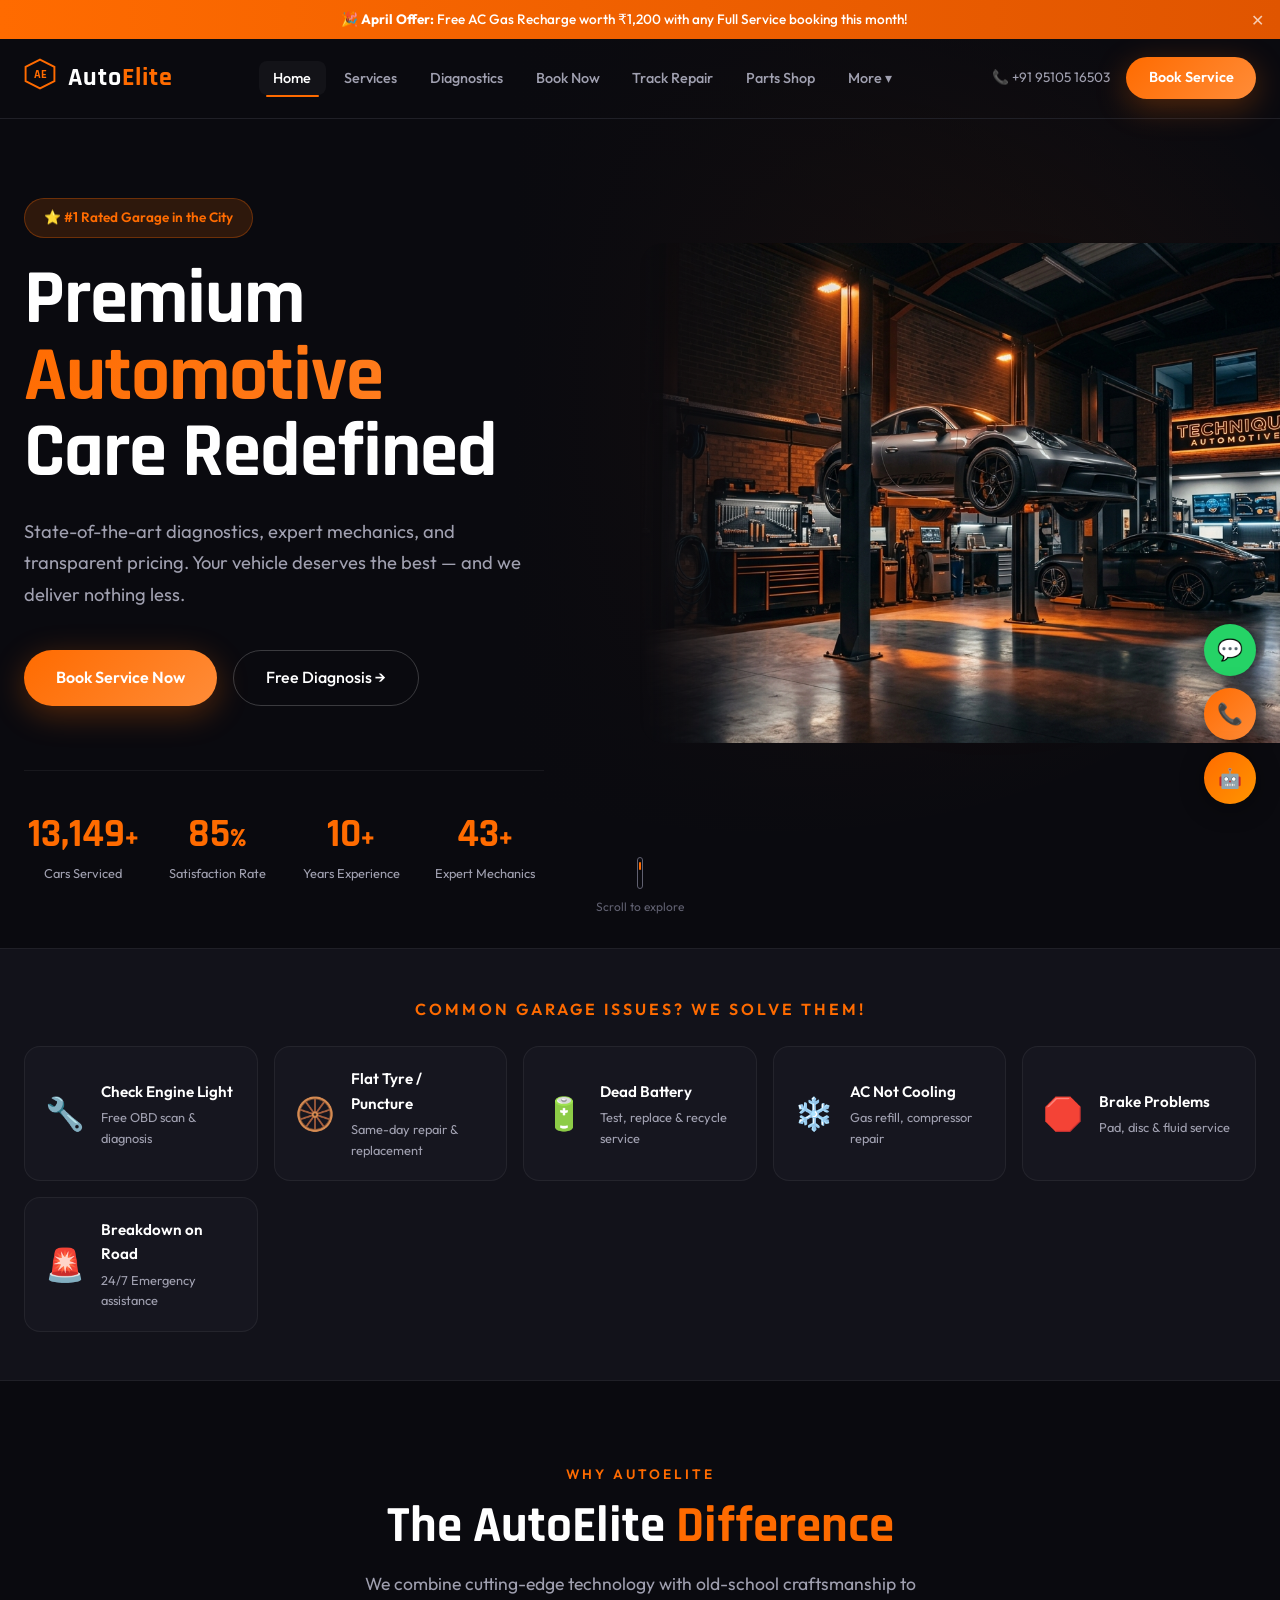
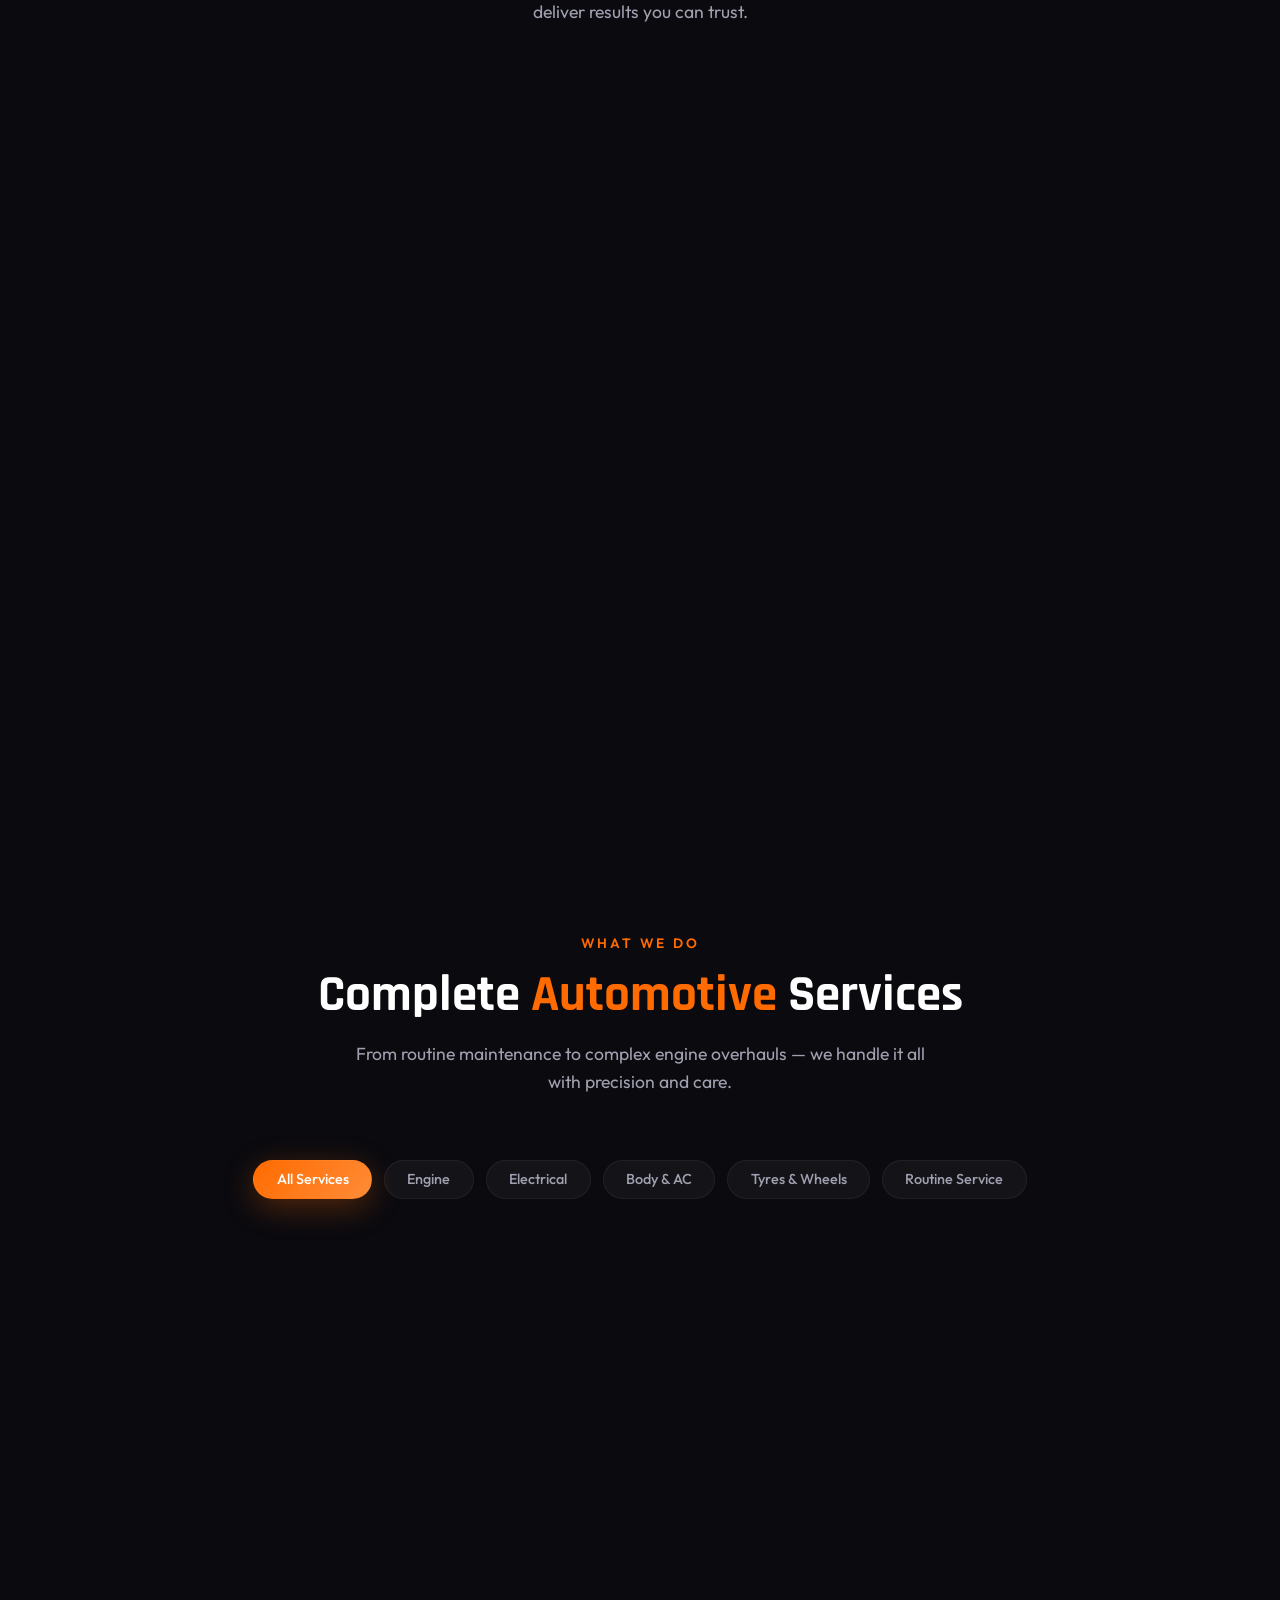
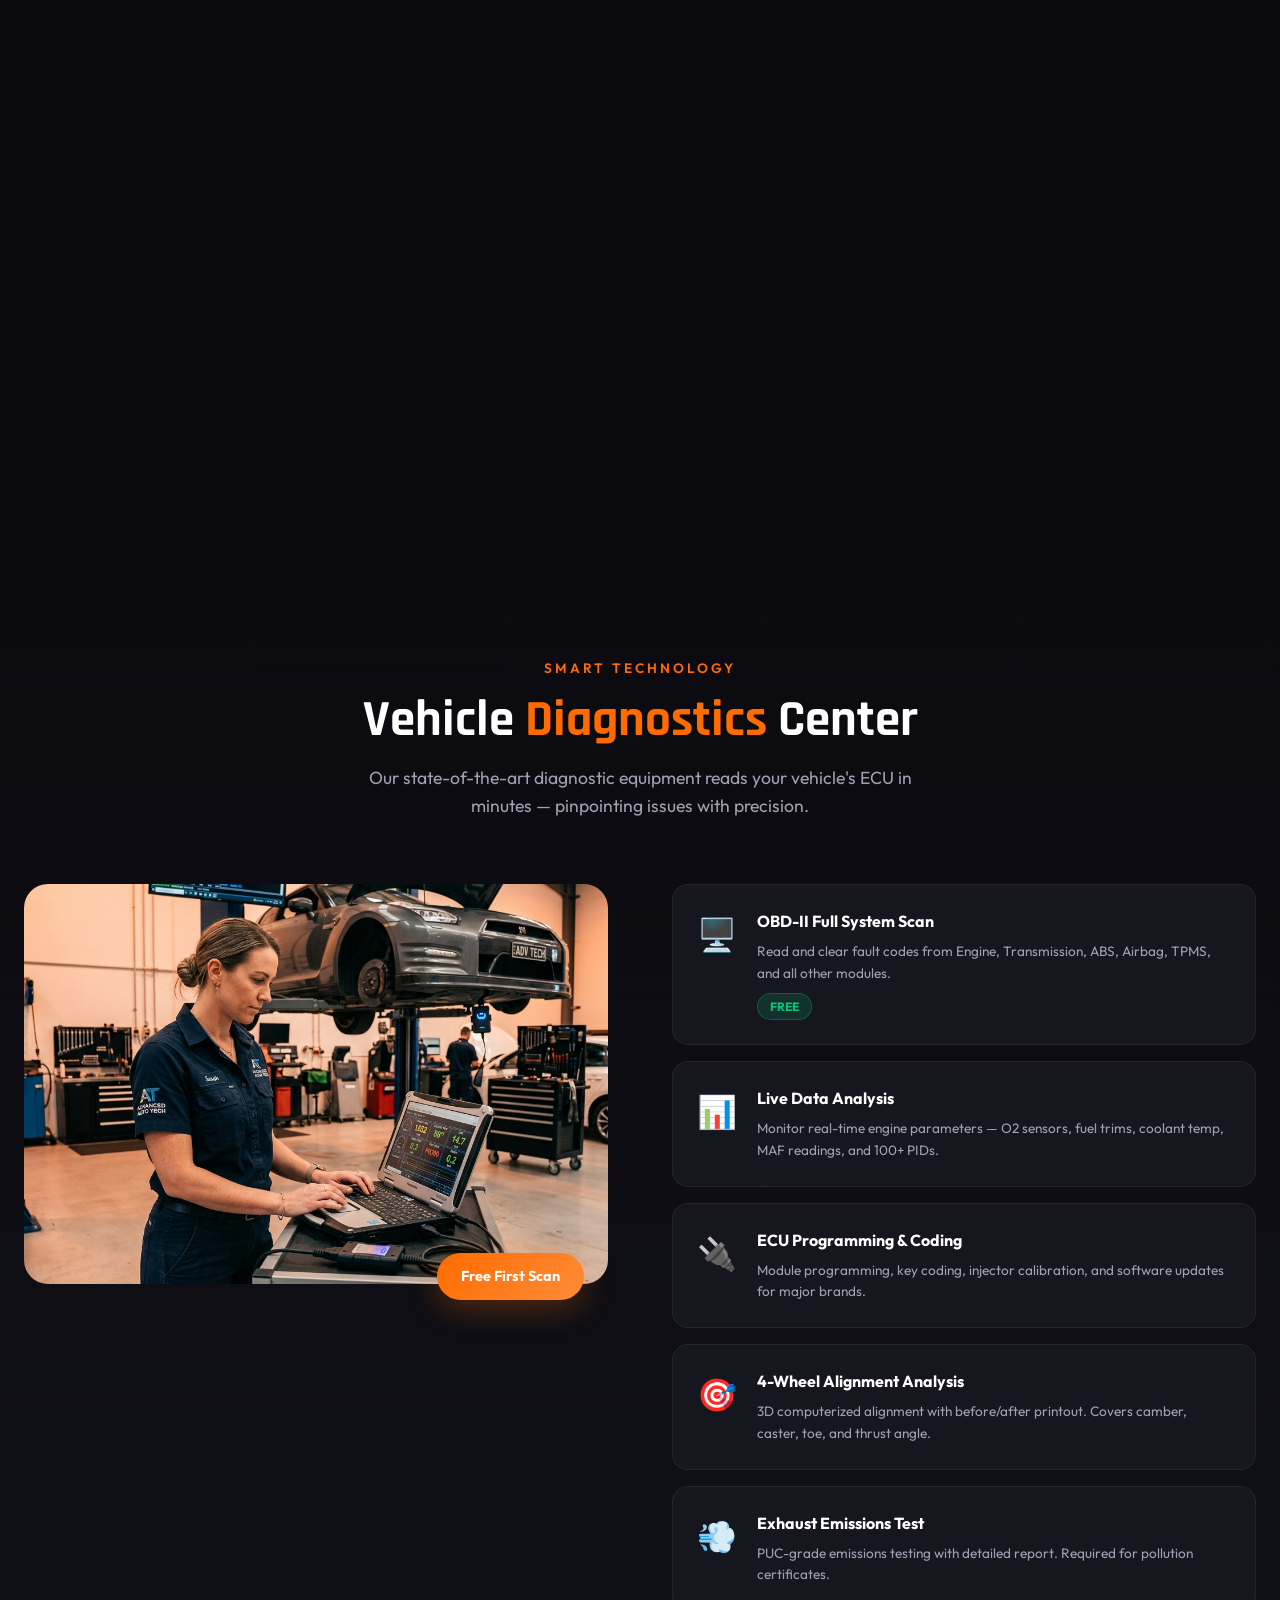
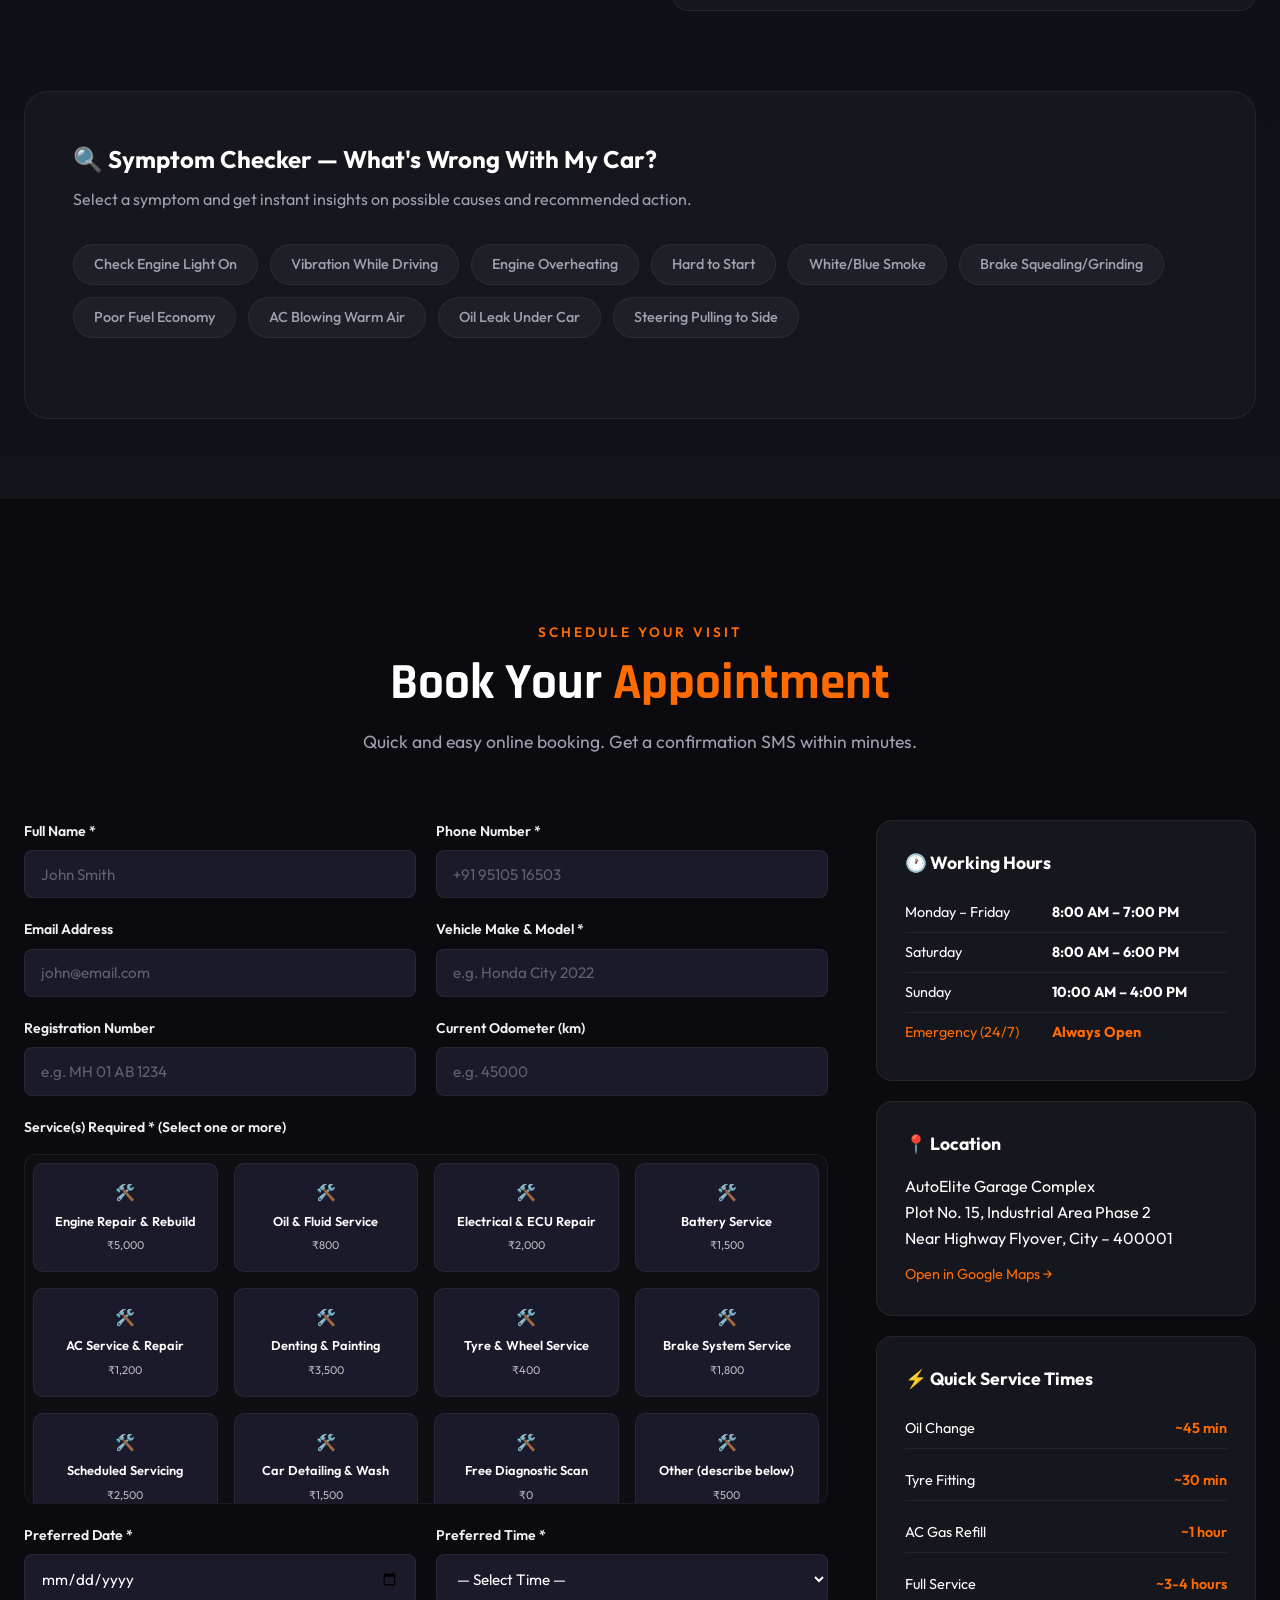
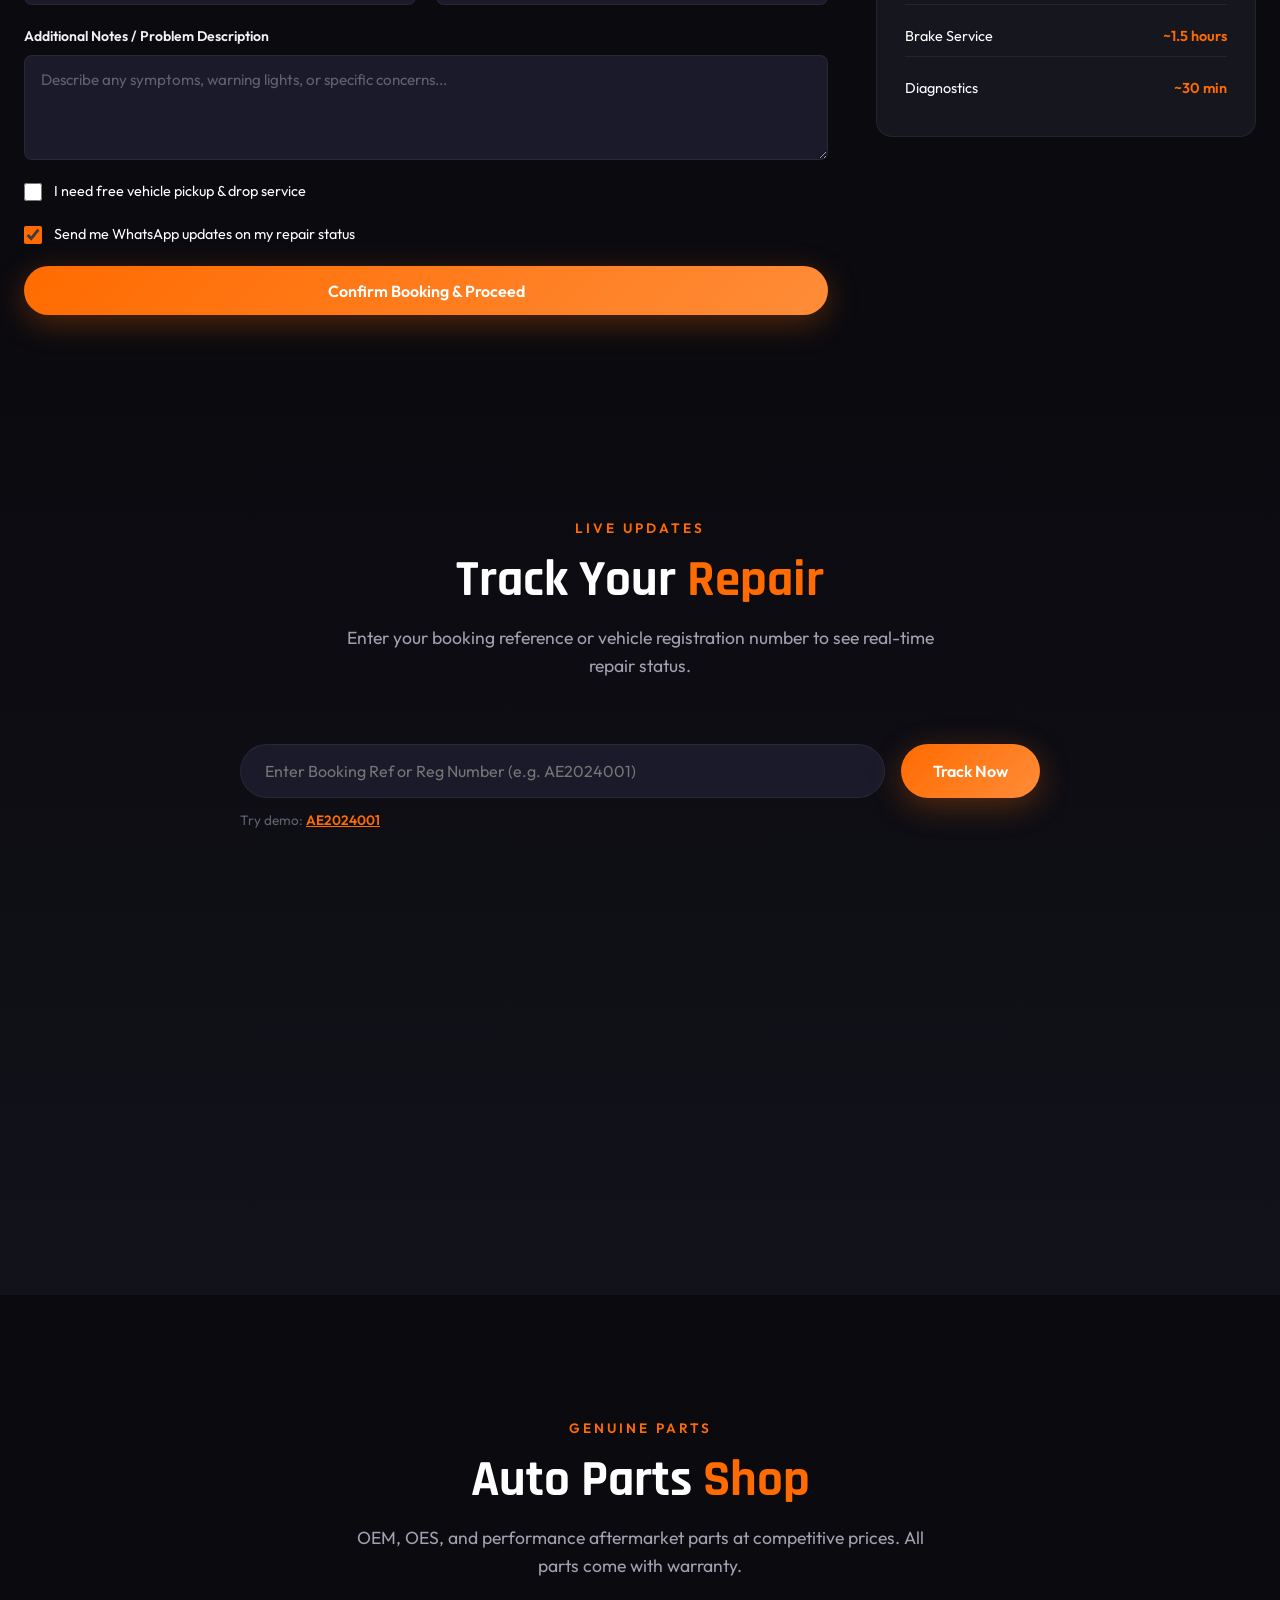
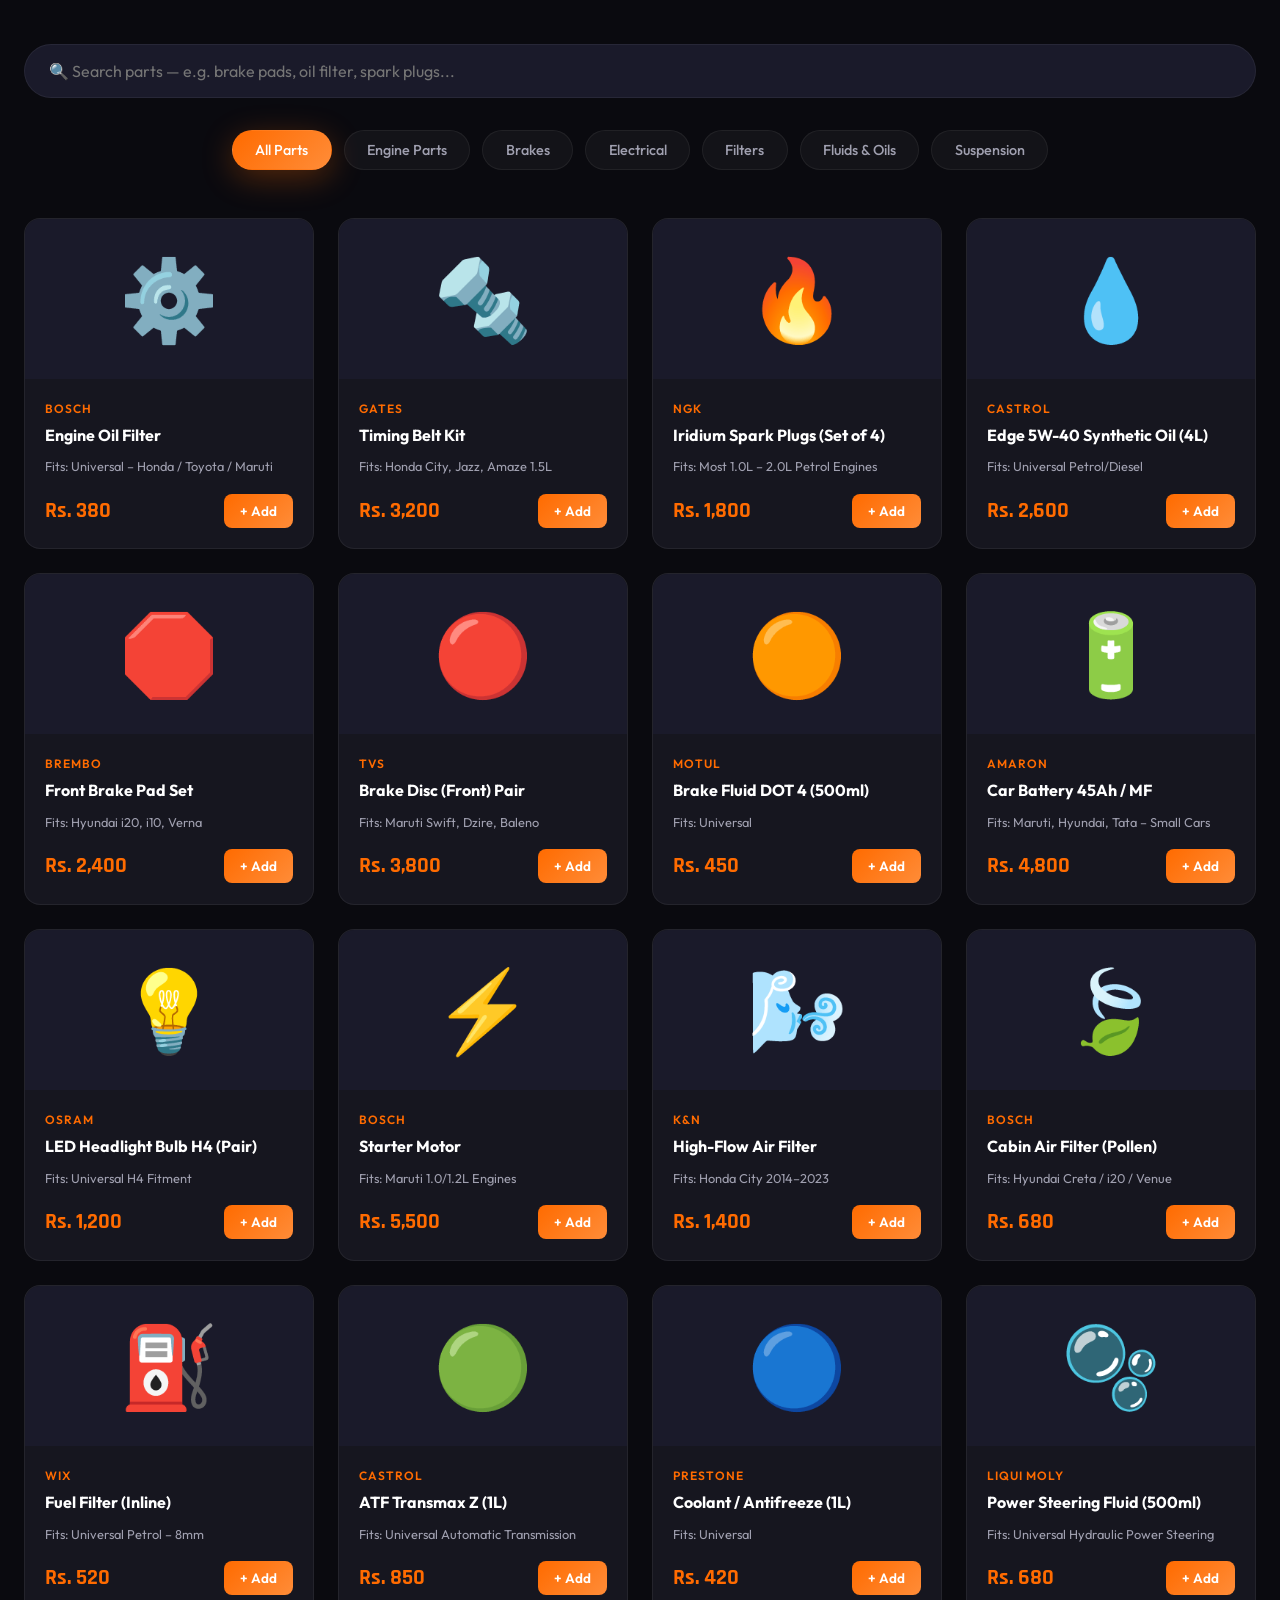
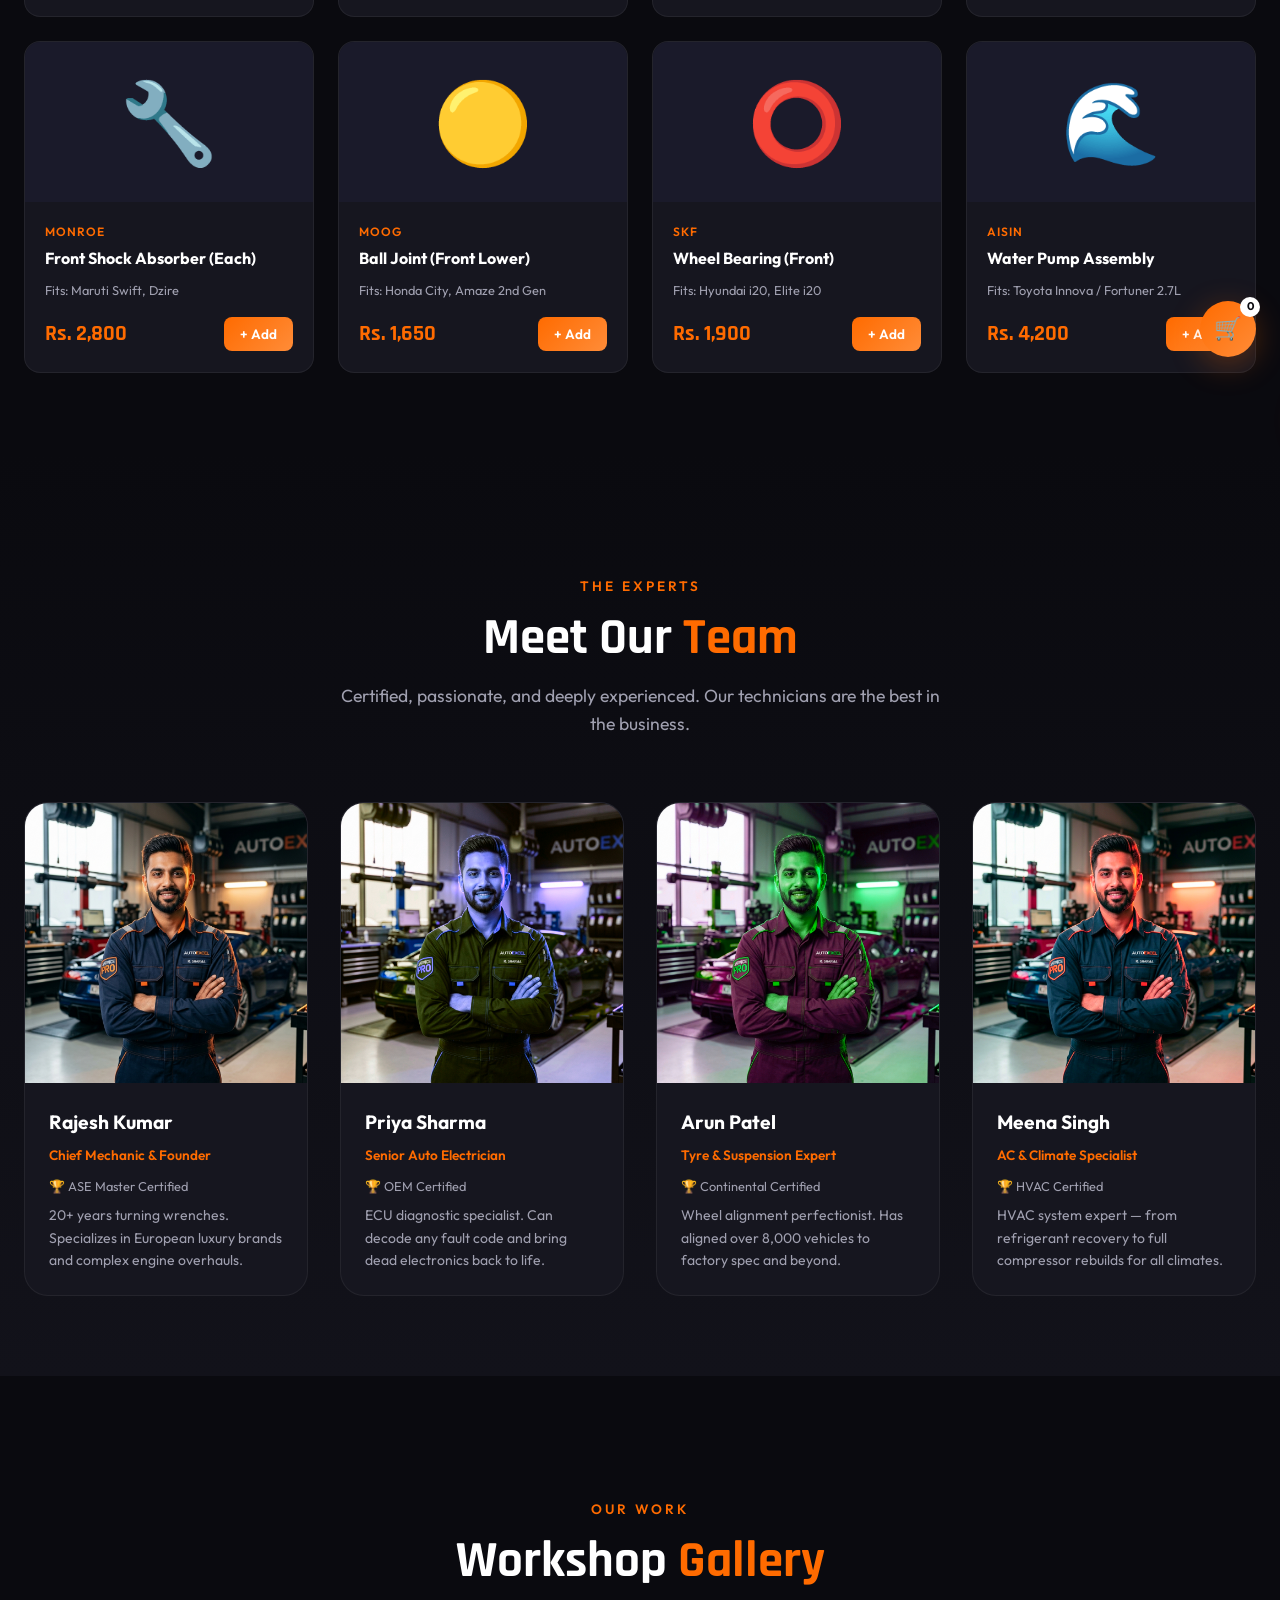
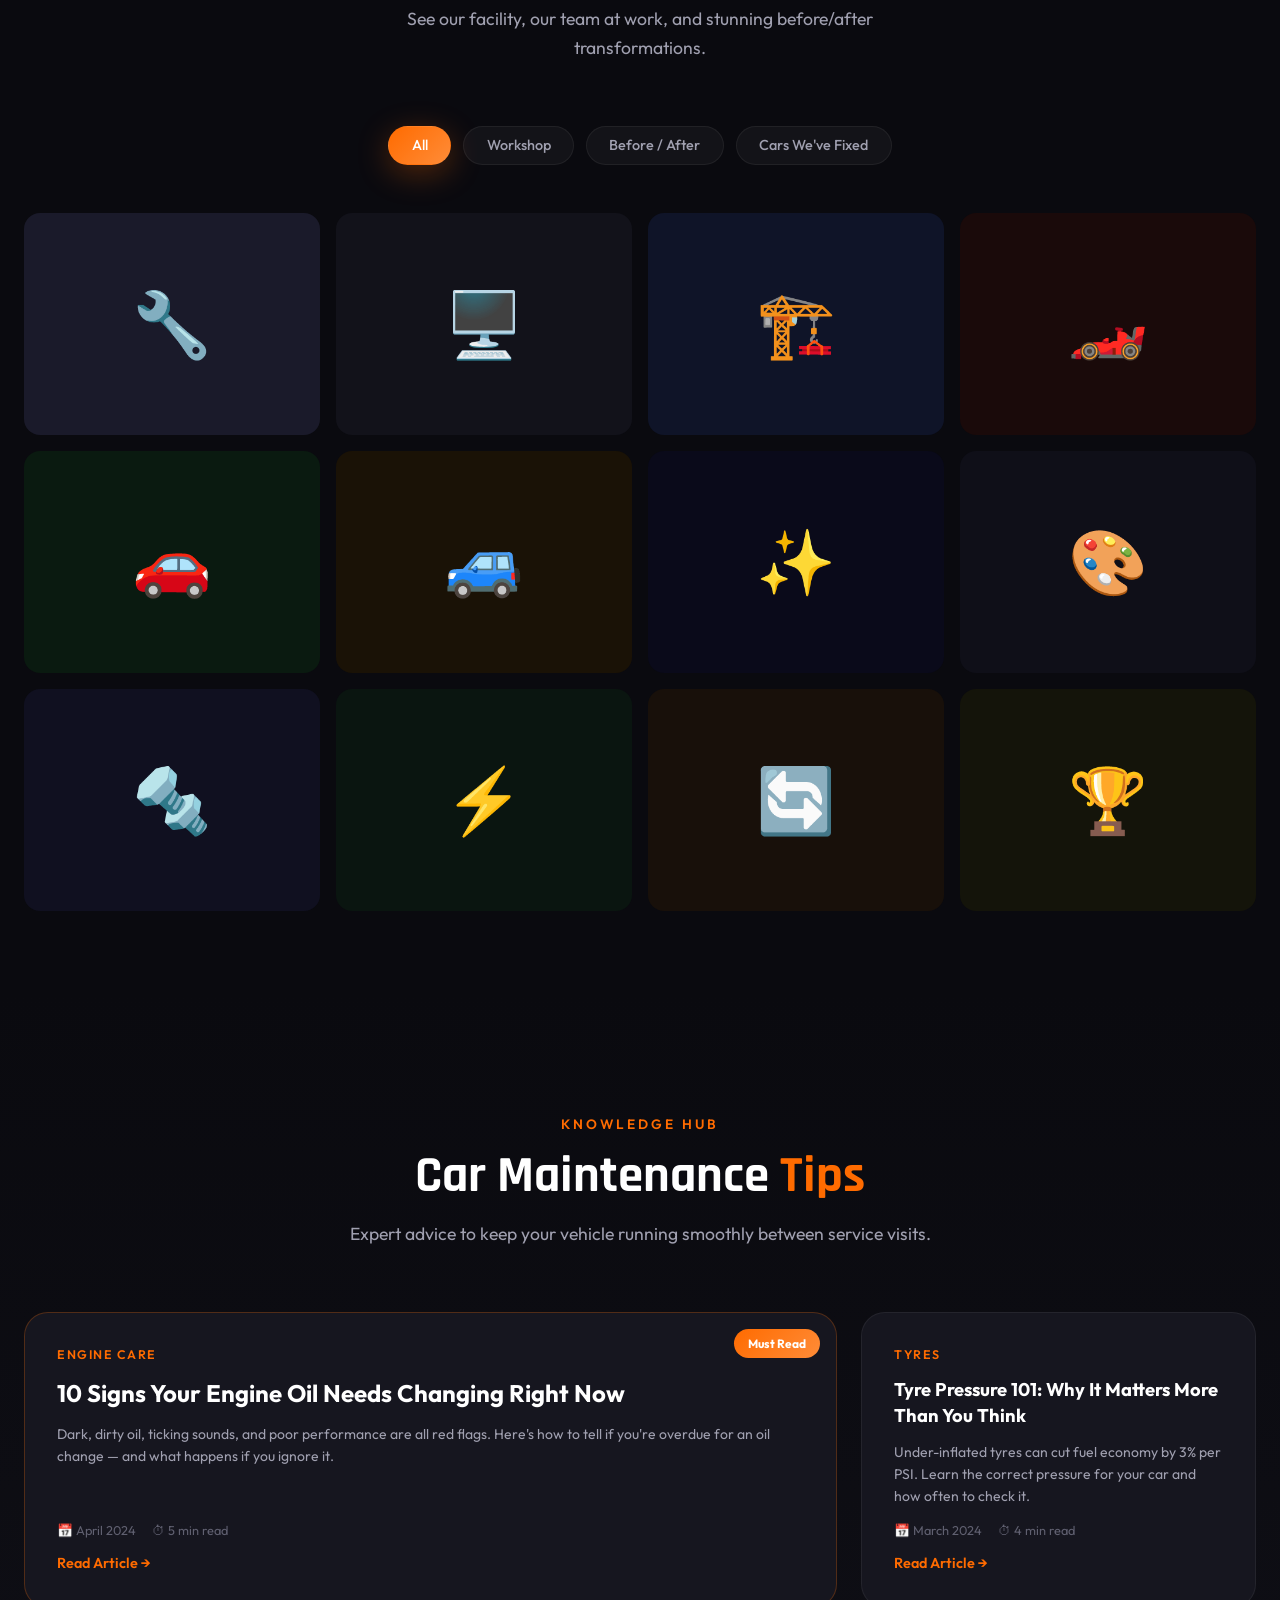
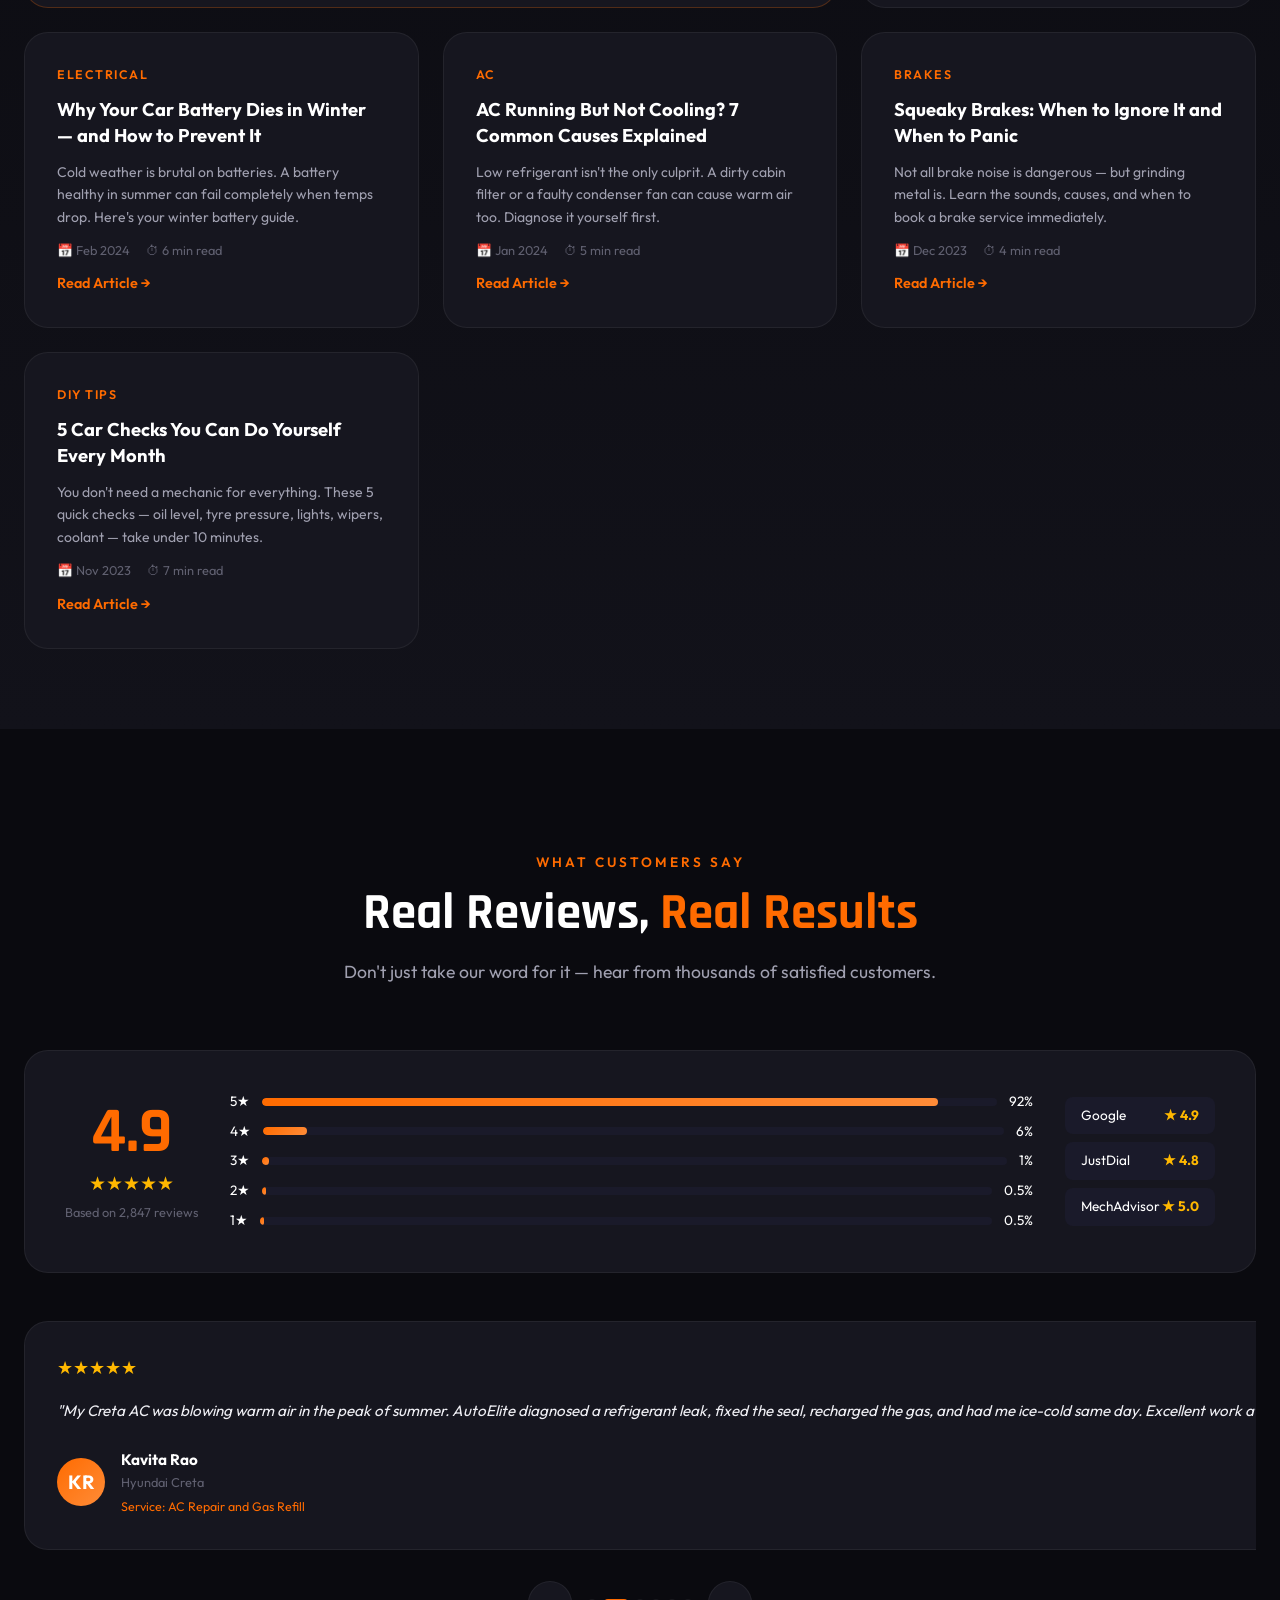
<file: index.html>
<!DOCTYPE html>
<html lang="en">
<head>
  <meta charset="UTF-8" />
  <meta name="viewport" content="width=device-width, initial-scale=1.0" />
  <meta name="description" content="AutoElite Garage – Premium automotive repair, diagnostics, and maintenance. Book your appointment online, track your vehicle repair in real-time, and experience world-class service." />
  <meta name="keywords" content="garage, auto repair, car service, vehicle diagnostics, brake repair, engine repair, oil change, tire service" />
  <meta name="theme-color" content="#FF6B00" />
  <meta property="og:title" content="AutoElite Garage | Premium Automotive Care" />
  <meta property="og:description" content="State-of-the-art diagnostics, certified mechanics, and transparent pricing. Book online in 60 seconds." />
  <meta property="og:type" content="website" />
  <meta property="og:image" content="assets/hero.jpg" />
  <meta name="twitter:card" content="summary_large_image" />
  <link rel="icon" href="data:image/svg+xml,<svg xmlns='http://www.w3.org/2000/svg' viewBox='0 0 100 100'><text y='.9em' font-size='90'>🔧</text></svg>" />
  <title>AutoElite Garage | Premium Automotive Care</title>
  <link rel="preconnect" href="https://fonts.googleapis.com" />
  <link rel="preconnect" href="https://fonts.gstatic.com" crossorigin />
  <link href="https://fonts.googleapis.com/css2?family=Outfit:wght@300;400;500;600;700;800;900&family=Rajdhani:wght@400;500;600;700&display=swap" rel="stylesheet" />
  <link rel="stylesheet" href="css/style.css" />
  <link rel="stylesheet" href="css/animations.css" />
  <style>
    .service-selection-grid {
      display: grid;
      grid-template-columns: repeat(auto-fill, minmax(160px, 1fr));
      gap: 1rem;
      margin-top: 0.5rem;
      max-height: 350px;
      overflow-y: auto;
      padding: 0.5rem;
      border: 1px solid var(--dark-border);
      border-radius: 12px;
      background: rgba(255, 255, 255, 0.02);
    }
    .service-card {
      background: var(--dark-3);
      border: 1px solid var(--dark-border);
      padding: 1rem;
      border-radius: 10px;
      cursor: pointer;
      transition: all 0.3s ease;
      display: flex;
      flex-direction: column;
      justify-content: center;
      align-items: center;
      text-align: center;
      gap: 0.5rem;
      user-select: none;
    }
    .service-card:hover {
      border-color: var(--orange);
      background: rgba(255, 107, 0, 0.05);
      transform: translateY(-2px);
    }
    .service-card.selected {
      border-color: var(--orange);
      background: var(--orange);
      color: white;
      box-shadow: 0 4px 15px rgba(255, 107, 0, 0.4);
    }
    .service-card .svc-name {
      font-size: 0.8rem;
      font-weight: 600;
      line-height: 1.2;
    }
    .service-card .svc-price {
      font-size: 0.7rem;
      opacity: 0.7;
    }
    .service-card.selected .svc-price {
      opacity: 1;
    }
    .booking-price-tag {
      margin-top: 1.5rem;
      padding: 1rem;
      background: rgba(255, 107, 0, 0.1);
      border-radius: 8px;
      border-left: 4px solid var(--orange);
      font-weight: bold;
    }
  </style>
</head>
<body>

  <!-- PROMO ANNOUNCEMENT BAR -->
  <div class="promo-bar" id="promo-bar">
    <span>🎉 <strong>April Offer:</strong> Free AC Gas Recharge worth ₹1,200 with any Full Service booking this month!</span>
    <button class="promo-close" onclick="document.getElementById('promo-bar').style.display='none'" aria-label="Close">✕</button>
  </div>

  <!-- PRELOADER -->
  <div id="preloader">
    <div class="preloader-inner">
      <div class="gear-wrap">
        <svg class="gear" viewBox="0 0 100 100" xmlns="http://www.w3.org/2000/svg">
          <path d="M43.5,0 L56.5,0 L59,14.5 C63.5,15.8 67.7,17.8 71.4,20.5 L85,15.5 L94.5,25 L89.5,38.6 C92.2,42.3 94.2,46.5 95.5,51 L110,53.5 L110,66.5 L95.5,69 C94.2,73.5 92.2,77.7 89.5,81.4 L94.5,95 L85,104.5 L71.4,99.5 C67.7,102.2 63.5,104.2 59,105.5 L56.5,120 L43.5,120 L41,105.5 C36.5,104.2 32.3,102.2 28.6,99.5 L15,104.5 L5.5,95 L10.5,81.4 C7.8,77.7 5.8,73.5 4.5,69 L-10,66.5 L-10,53.5 L4.5,51 C5.8,46.5 7.8,42.3 10.5,38.6 L5.5,25 L15,15.5 L28.6,20.5 C32.3,17.8 36.5,15.8 41,14.5 Z M50,35 A15,15 0 1,0 50,65 A15,15 0 1,0 50,35 Z" fill="none" stroke="#FF6B00" stroke-width="4"/>
        </svg>
      </div>
      <div class="preloader-text">AutoElite</div>
      <div class="preloader-bar"><div class="preloader-fill"></div></div>
    </div>
  </div>

  <!-- PARTICLES BACKGROUND -->
  <canvas id="particles-canvas"></canvas>

  <!-- NAVBAR -->
  <nav id="navbar" class="navbar">
    <div class="nav-container">
      <a href="#home" class="nav-logo" id="nav-logo">
        <div class="logo-icon">
          <svg width="32" height="32" viewBox="0 0 100 100">
            <polygon points="50,5 95,27.5 95,72.5 50,95 5,72.5 5,27.5" fill="none" stroke="#FF6B00" stroke-width="6"/>
            <text x="50" y="62" text-anchor="middle" fill="#FF6B00" font-size="38" font-weight="bold" font-family="Rajdhani">AE</text>
          </svg>
        </div>
        <span class="logo-text">Auto<span class="accent">Elite</span></span>
      </a>

      <ul class="nav-links" id="nav-links">
        <li><a href="#home" class="nav-link active" data-page="home">Home</a></li>
        <li><a href="#services" class="nav-link" data-page="services">Services</a></li>
        <li><a href="#diagnostics" class="nav-link" data-page="diagnostics">Diagnostics</a></li>
        <li><a href="#booking" class="nav-link" data-page="booking">Book Now</a></li>
        <li><a href="#tracking" class="nav-link" data-page="tracking">Track Repair</a></li>
        <li><a href="#shop" class="nav-link" data-page="shop">Parts Shop</a></li>
        <li class="nav-dropdown">
          <a href="#" class="nav-link">More ▾</a>
          <ul class="dropdown-menu">
            <li><a href="#team" class="nav-link">Our Team</a></li>
            <li><a href="#gallery" class="nav-link">Gallery</a></li>
            <li><a href="#blog" class="nav-link">Car Tips</a></li>
            <li><a href="#testimonials" class="nav-link">Reviews</a></li>
            <li><a href="#write-review" class="nav-link">⭐ Write Review</a></li>
            <li><a href="#vehicle-history" class="nav-link">🔍 Vehicle History</a></li>
            <li><a href="#faq" class="nav-link">FAQ</a></li>
            <li><a href="#estimator" class="nav-link">💰 Cost Estimator</a></li>
            <li><a href="#emergency" class="nav-link">Emergency</a></li>
            <li><a href="#about" class="nav-link">About Us</a></li>
            <li><a href="#contact" class="nav-link">Contact</a></li>
          </ul>
        </li>
      </ul>

      <div class="nav-actions">
        <a href="tel:+919510516503" class="nav-phone">📞 +91 95105 16503</a>
        <a href="#booking" class="btn-book-nav">Book Service</a>
        <button class="hamburger" id="hamburger" aria-label="Menu">
          <span></span><span></span><span></span>
        </button>
      </div>
    </div>
  </nav>

  <!-- MOBILE MENU -->
  <div class="mobile-menu" id="mobile-menu">
    <div class="mobile-menu-inner">
      <a href="#home" class="mobile-link" data-close>Home</a>
      <a href="#services" class="mobile-link" data-close>Services</a>
      <a href="#diagnostics" class="mobile-link" data-close>Diagnostics</a>
      <a href="#booking" class="mobile-link" data-close>Book Appointment</a>
      <a href="#tracking" class="mobile-link" data-close>Track Repair</a>
      <a href="#shop" class="mobile-link" data-close>Parts Shop</a>
      <a href="#team" class="mobile-link" data-close>Our Team</a>
      <a href="#gallery" class="mobile-link" data-close>Gallery</a>
      <a href="#blog" class="mobile-link" data-close>Car Tips</a>
      <a href="#testimonials" class="mobile-link" data-close>Reviews</a>
      <a href="#faq" class="mobile-link" data-close>FAQ</a>
      <a href="#estimator" class="mobile-link" data-close>💰 Cost Estimator</a>
      <a href="#emergency" class="mobile-link emergency" data-close>🚨 Emergency Service</a>
      <a href="#about" class="mobile-link" data-close>About Us</a>
      <a href="#contact" class="mobile-link" data-close>Contact</a>
    </div>
  </div>

  <!-- ============ PAGE SECTIONS ============ -->

  <!-- HOME / HERO -->
  <section id="home" class="page-section active">
    <div class="hero">
      <div class="hero-bg"></div>
      <div class="hero-overlay"></div>
      <div class="hero-content">
        <div class="hero-badge reveal">⭐ #1 Rated Garage in the City</div>
        <h1 class="hero-title reveal">
          Premium<br/>
          <span class="gradient-text">Automotive</span><br/>
          Care Redefined
        </h1>
        <p class="hero-subtitle reveal">State-of-the-art diagnostics, expert mechanics, and transparent pricing. Your vehicle deserves the best — and we deliver nothing less.</p>
        <div class="hero-actions reveal">
          <a href="#booking" class="btn-primary">Book Service Now</a>
          <a href="#diagnostics" class="btn-outline">Free Diagnosis →</a>
        </div>
        <div class="hero-stats reveal">
          <div class="stat-item">
            <span class="stat-number" data-count="15000">0</span><span class="stat-plus">+</span>
            <span class="stat-label">Cars Serviced</span>
          </div>
          <div class="stat-item">
            <span class="stat-number" data-count="98">0</span><span class="stat-plus">%</span>
            <span class="stat-label">Satisfaction Rate</span>
          </div>
          <div class="stat-item">
            <span class="stat-number" data-count="12">0</span><span class="stat-plus">+</span>
            <span class="stat-label">Years Experience</span>
          </div>
          <div class="stat-item">
            <span class="stat-number" data-count="50">0</span><span class="stat-plus">+</span>
            <span class="stat-label">Expert Mechanics</span>
          </div>
        </div>
      </div>
      <div class="hero-car-wrap">
        <div class="hero-car-glow"></div>
        <img src="assets/hero.jpg" alt="Premium Garage Service" class="hero-img reveal-right" onerror="this.style.display='none'" />
      </div>
      <div class="scroll-indicator">
        <div class="scroll-dot"></div>
        <span>Scroll to explore</span>
      </div>
    </div>

    <!-- QUICK ISSUE SOLVER -->
    <div class="issue-solver-strip">
      <div class="container">
        <h2 class="section-eyebrow">Common Garage Issues? We Solve Them!</h2>
        <div class="issue-cards">
          <div class="issue-card" onclick="scrollToSection('diagnostics')">
            <div class="issue-icon">🔧</div>
            <div class="issue-text"><strong>Check Engine Light</strong><p>Free OBD scan & diagnosis</p></div>
          </div>
          <div class="issue-card" onclick="scrollToSection('services')">
            <div class="issue-icon">🛞</div>
            <div class="issue-text"><strong>Flat Tyre / Puncture</strong><p>Same-day repair & replacement</p></div>
          </div>
          <div class="issue-card" onclick="scrollToSection('services')">
            <div class="issue-icon">🔋</div>
            <div class="issue-text"><strong>Dead Battery</strong><p>Test, replace & recycle service</p></div>
          </div>
          <div class="issue-card" onclick="scrollToSection('services')">
            <div class="issue-icon">❄️</div>
            <div class="issue-text"><strong>AC Not Cooling</strong><p>Gas refill, compressor repair</p></div>
          </div>
          <div class="issue-card" onclick="scrollToSection('services')">
            <div class="issue-icon">🛑</div>
            <div class="issue-text"><strong>Brake Problems</strong><p>Pad, disc & fluid service</p></div>
          </div>
          <div class="issue-card" onclick="scrollToSection('emergency')">
            <div class="issue-icon">🚨</div>
            <div class="issue-text"><strong>Breakdown on Road</strong><p>24/7 Emergency assistance</p></div>
          </div>
        </div>
      </div>
    </div>

    <!-- WHY CHOOSE US -->
    <div class="why-us">
      <div class="container">
        <div class="section-header">
          <span class="section-eyebrow">Why AutoElite</span>
          <h2 class="section-title">The AutoElite <span class="accent">Difference</span></h2>
          <p class="section-subtitle">We combine cutting-edge technology with old-school craftsmanship to deliver results you can trust.</p>
        </div>
        <div class="why-grid">
          <div class="why-card reveal">
            <div class="why-icon">🔬</div>
            <h3>Advanced Diagnostics</h3>
            <p>Latest OBD-II scanners and dealership-level diagnostic tools across all makes and models.</p>
          </div>
          <div class="why-card reveal">
            <div class="why-icon">📱</div>
            <h3>Real-Time Tracking</h3>
            <p>Track your car's repair status live. Get SMS & WhatsApp updates at every stage.</p>
          </div>
          <div class="why-card reveal">
            <div class="why-icon">💰</div>
            <h3>Transparent Pricing</h3>
            <p>No hidden charges. See the full breakdown before we start any work. Zero surprises.</p>
          </div>
          <div class="why-card reveal">
            <div class="why-icon">🏆</div>
            <h3>Certified Mechanics</h3>
            <p>ASE-certified technicians with brand-specific training for European, Japanese & domestic cars.</p>
          </div>
          <div class="why-card reveal">
            <div class="why-icon">🛡️</div>
            <h3>Service Warranty</h3>
            <p>All repairs backed by 6-month / 10,000 km warranty. We stand behind our work.</p>
          </div>
          <div class="why-card reveal">
            <div class="why-icon">🚗</div>
            <h3>Free Pickup & Drop</h3>
            <p>Can't come to us? We'll pick up your vehicle and return it after service — at no extra cost.</p>
          </div>
        </div>
      </div>
    </div>
  </section>

  <!-- SERVICES -->
  <section id="services" class="page-section">
    <div class="container">
      <div class="section-header">
        <span class="section-eyebrow">What We Do</span>
        <h2 class="section-title">Complete <span class="accent">Automotive</span> Services</h2>
        <p class="section-subtitle">From routine maintenance to complex engine overhauls — we handle it all with precision and care.</p>
      </div>

      <!-- SERVICE FILTER -->
      <div class="service-filter">
        <button class="filter-btn active" data-filter="all">All Services</button>
        <button class="filter-btn" data-filter="engine">Engine</button>
        <button class="filter-btn" data-filter="electrical">Electrical</button>
        <button class="filter-btn" data-filter="body">Body & AC</button>
        <button class="filter-btn" data-filter="tyres">Tyres & Wheels</button>
        <button class="filter-btn" data-filter="service">Routine Service</button>
      </div>

      <div class="services-grid" id="services-grid">
        <!-- Engine Services -->
        <div class="service-card reveal" data-category="engine">
          <div class="service-card-icon">⚙️</div>
          <div class="service-card-content">
            <h3>Engine Repair & Rebuild</h3>
            <p>Complete engine diagnosis, repair, and full rebuild services for all vehicle types. We fix what others can't.</p>
            <ul class="service-list">
              <li>Engine overhaul & rebuild</li>
              <li>Head gasket replacement</li>
              <li>Valve grinding & boring</li>
              <li>Timing belt replacement</li>
            </ul>
            <div class="service-price">From ₹5,000</div>
            <a href="#booking" class="service-book-btn">Book This Service</a>
          </div>
        </div>

        <div class="service-card reveal" data-category="engine">
          <div class="service-card-icon">💧</div>
          <div class="service-card-content">
            <h3>Oil & Fluid Service</h3>
            <p>Premium engine oil changes with OEM-grade fluids. Extended-drain synthetic options available.</p>
            <ul class="service-list">
              <li>Synthetic & semi-synthetic oil</li>
              <li>Coolant flush & refill</li>
              <li>Transmission fluid change</li>
              <li>Brake fluid replacement</li>
            </ul>
            <div class="service-price">From ₹800</div>
            <a href="#booking" class="service-book-btn">Book This Service</a>
          </div>
        </div>

        <!-- Electrical -->
        <div class="service-card reveal" data-category="electrical">
          <div class="service-card-icon">⚡</div>
          <div class="service-card-content">
            <h3>Electrical & ECU Repair</h3>
            <p>Modern vehicles are computers on wheels. Our certified auto-electricians handle every circuit.</p>
            <ul class="service-list">
              <li>ECU programming & repair</li>
              <li>Wiring harness repair</li>
              <li>Starter & alternator</li>
              <li>Sensor replacement</li>
            </ul>
            <div class="service-price">From ₹2,000</div>
            <a href="#booking" class="service-book-btn">Book This Service</a>
          </div>
        </div>

        <div class="service-card reveal" data-category="electrical">
          <div class="service-card-icon">🔋</div>
          <div class="service-card-content">
            <h3>Battery Service</h3>
            <p>Battery testing, replacement, and proper disposal. EV battery health checks available.</p>
            <ul class="service-list">
              <li>Free battery health test</li>
              <li>Battery replacement (all brands)</li>
              <li>Jump start assistance</li>
              <li>Old battery recycling</li>
            </ul>
            <div class="service-price">From ₹1,500</div>
            <a href="#booking" class="service-book-btn">Book This Service</a>
          </div>
        </div>

        <!-- Body & AC -->
        <div class="service-card reveal" data-category="body">
          <div class="service-card-icon">❄️</div>
          <div class="service-card-content">
            <h3>AC Service & Repair</h3>
            <p>Beat the heat with our comprehensive AC service. Gas refill, compressor repair, and more.</p>
            <ul class="service-list">
              <li>AC gas recharging (R134a/R1234yf)</li>
              <li>Compressor repair & replacement</li>
              <li>Cabin filter replacement</li>
              <li>Condenser & evaporator service</li>
            </ul>
            <div class="service-price">From ₹1,200</div>
            <a href="#booking" class="service-book-btn">Book This Service</a>
          </div>
        </div>

        <div class="service-card reveal" data-category="body">
          <div class="service-card-icon">🎨</div>
          <div class="service-card-content">
            <h3>Denting & Painting</h3>
            <p>Expert body repair and paint matching using computer colour analysis. Like it never happened.</p>
            <ul class="service-list">
              <li>Dent removal (PDR available)</li>
              <li>Computer paint matching</li>
              <li>Scratch & chip repair</li>
              <li>Full body respray</li>
            </ul>
            <div class="service-price">From ₹3,500</div>
            <a href="#booking" class="service-book-btn">Book This Service</a>
          </div>
        </div>

        <!-- Tyres -->
        <div class="service-card reveal" data-category="tyres">
          <div class="service-card-icon">🛞</div>
          <div class="service-card-content">
            <h3>Tyre & Wheel Service</h3>
            <p>Full tyre services from premium brands. 3D wheel alignment and dynamic balancing.</p>
            <ul class="service-list">
              <li>Tyre fitting (all brands)</li>
              <li>3D computerised alignment</li>
              <li>Dynamic wheel balancing</li>
              <li>Puncture repair & tubeless</li>
            </ul>
            <div class="service-price">From ₹400</div>
            <a href="#booking" class="service-book-btn">Book This Service</a>
          </div>
        </div>

        <div class="service-card reveal" data-category="tyres">
          <div class="service-card-icon">🛑</div>
          <div class="service-card-content">
            <h3>Brake System Service</h3>
            <p>Your safety is our priority. Complete brake inspection, repair and upgrade services.</p>
            <ul class="service-list">
              <li>Brake pad & disc replacement</li>
              <li>Brake fluid flush</li>
              <li>ABS sensor repair</li>
              <li>Handbrake adjustment</li>
            </ul>
            <div class="service-price">From ₹1,800</div>
            <a href="#booking" class="service-book-btn">Book This Service</a>
          </div>
        </div>

        <!-- Routine Service -->
        <div class="service-card reveal" data-category="service">
          <div class="service-card-icon">📋</div>
          <div class="service-card-content">
            <h3>Scheduled Servicing</h3>
            <p>Manufacturer-recommended service intervals. Keep your warranty valid and your car healthy.</p>
            <ul class="service-list">
              <li>5,000 / 10,000 / 15,000 km service</li>
              <li>Filter replacements (Air, Oil, Fuel)</li>
              <li>Spark plug replacement</li>
              <li>Multi-point inspection (50+ checks)</li>
            </ul>
            <div class="service-price">From ₹2,500</div>
            <a href="#booking" class="service-book-btn">Book This Service</a>
          </div>
        </div>

        <div class="service-card reveal" data-category="service">
          <div class="service-card-icon">✨</div>
          <div class="service-card-content">
            <h3>Car Detailing & Wash</h3>
            <p>Professional interior and exterior detailing. Ceramic coating and PPF available.</p>
            <ul class="service-list">
              <li>Interior deep cleaning</li>
              <li>Machine polishing</li>
              <li>Ceramic coating (3H/7H/9H)</li>
              <li>Paint Protection Film (PPF)</li>
            </ul>
            <div class="service-price">From ₹1,500</div>
            <a href="#booking" class="service-book-btn">Book This Service</a>
          </div>
        </div>
      </div>
    </div>
  </section>

  <!-- DIAGNOSTICS -->
  <section id="diagnostics" class="page-section">
    <div class="container">
      <div class="section-header">
        <span class="section-eyebrow">Smart Technology</span>
        <h2 class="section-title">Vehicle <span class="accent">Diagnostics</span> Center</h2>
        <p class="section-subtitle">Our state-of-the-art diagnostic equipment reads your vehicle's ECU in minutes — pinpointing issues with precision.</p>
      </div>
      <div class="diag-layout">
        <div class="diag-visual reveal-left">
          <img src="assets/diagnostics.jpg" alt="Vehicle Diagnostics" class="diag-img"/>
          <div class="diag-badge">Free First Scan</div>
        </div>
        <div class="diag-content">
          <div class="diag-tool reveal">
            <div class="diag-tool-icon">🖥️</div>
            <div>
              <h3>OBD-II Full System Scan</h3>
              <p>Read and clear fault codes from Engine, Transmission, ABS, Airbag, TPMS, and all other modules.</p>
              <span class="diag-tag free">FREE</span>
            </div>
          </div>
          <div class="diag-tool reveal">
            <div class="diag-tool-icon">📊</div>
            <div>
              <h3>Live Data Analysis</h3>
              <p>Monitor real-time engine parameters — O2 sensors, fuel trims, coolant temp, MAF readings, and 100+ PIDs.</p>
            </div>
          </div>
          <div class="diag-tool reveal">
            <div class="diag-tool-icon">🔌</div>
            <div>
              <h3>ECU Programming & Coding</h3>
              <p>Module programming, key coding, injector calibration, and software updates for major brands.</p>
            </div>
          </div>
          <div class="diag-tool reveal">
            <div class="diag-tool-icon">🎯</div>
            <div>
              <h3>4-Wheel Alignment Analysis</h3>
              <p>3D computerized alignment with before/after printout. Covers camber, caster, toe, and thrust angle.</p>
            </div>
          </div>
          <div class="diag-tool reveal">
            <div class="diag-tool-icon">💨</div>
            <div>
              <h3>Exhaust Emissions Test</h3>
              <p>PUC-grade emissions testing with detailed report. Required for pollution certificates.</p>
            </div>
          </div>
        </div>
      </div>

      <!-- ISSUE LOOKUP TOOL -->
      <div class="issue-lookup reveal">
        <h3>🔍 Symptom Checker — What's Wrong With My Car?</h3>
        <p>Select a symptom and get instant insights on possible causes and recommended action.</p>
        <div class="symptom-grid">
          <button class="symptom-btn" onclick="showSymptom('check-engine')">Check Engine Light On</button>
          <button class="symptom-btn" onclick="showSymptom('vibration')">Vibration While Driving</button>
          <button class="symptom-btn" onclick="showSymptom('overheating')">Engine Overheating</button>
          <button class="symptom-btn" onclick="showSymptom('hard-start')">Hard to Start</button>
          <button class="symptom-btn" onclick="showSymptom('smoke')">White/Blue Smoke</button>
          <button class="symptom-btn" onclick="showSymptom('brake-noise')">Brake Squealing/Grinding</button>
          <button class="symptom-btn" onclick="showSymptom('poor-mileage')">Poor Fuel Economy</button>
          <button class="symptom-btn" onclick="showSymptom('ac-warm')">AC Blowing Warm Air</button>
          <button class="symptom-btn" onclick="showSymptom('oil-leak')">Oil Leak Under Car</button>
          <button class="symptom-btn" onclick="showSymptom('steering')">Steering Pulling to Side</button>
        </div>
        <div id="symptom-result" class="symptom-result hidden">
          <div class="symptom-result-inner">
            <div id="symptom-icon" class="s-icon"></div>
            <div id="symptom-title" class="s-title"></div>
            <div id="symptom-causes" class="s-causes"></div>
            <div id="symptom-action" class="s-action"></div>
            <a href="#booking" class="btn-primary" style="margin-top:1rem">Book Diagnosis Now</a>
          </div>
        </div>
      </div>
    </div>
  </section>

  <!-- BOOKING -->
  <section id="booking" class="page-section">
    <div class="container">
      <div class="section-header">
        <span class="section-eyebrow">Schedule Your Visit</span>
        <h2 class="section-title">Book Your <span class="accent">Appointment</span></h2>
        <p class="section-subtitle">Quick and easy online booking. Get a confirmation SMS within minutes.</p>
      </div>
      <div class="booking-layout">
        <div class="booking-form-wrap reveal-left">
          <form id="booking-form" class="booking-form" novalidate>
            <div class="form-row">
              <div class="form-group">
                <label for="booking-name">Full Name *</label>
                <input type="text" id="booking-name" placeholder="John Smith" required />
              </div>
              <div class="form-group">
                <label for="booking-phone">Phone Number *</label>
                <input type="tel" id="booking-phone" placeholder="+91 95105 16503" required />
              </div>
            </div>
            <div class="form-row">
              <div class="form-group">
                <label for="booking-email">Email Address</label>
                <input type="email" id="booking-email" placeholder="john@email.com" />
              </div>
              <div class="form-group">
                <label for="booking-vehicle">Vehicle Make & Model *</label>
                <input type="text" id="booking-vehicle" placeholder="e.g. Honda City 2022" required />
              </div>
            </div>
            <div class="form-row">
              <div class="form-group">
                <label for="booking-reg">Registration Number</label>
                <input type="text" id="booking-reg" placeholder="e.g. MH 01 AB 1234" />
              </div>
              <div class="form-group">
                <label for="booking-km">Current Odometer (km)</label>
                <input type="number" id="booking-km" placeholder="e.g. 45000" />
              </div>
            </div>
            <div class="form-group">
              <label>Service(s) Required * (Select one or more)</label>
              <div id="service-selection-grid" class="service-selection-grid">
                <!-- Dynamically populated from JS -->
              </div>
              <input type="hidden" id="selected-services-data" required />
            </div>
            <div class="form-row">
              <div class="form-group">
                <label for="booking-date">Preferred Date *</label>
                <input type="date" id="booking-date" required />
                <script>
                  document.getElementById('booking-date').min = new Date().toISOString().split('T')[0];
                </script>
              </div>
              <div class="form-group">
                <label for="booking-time">Preferred Time *</label>
                <select id="booking-time" required>
                  <option value="">— Select Time —</option>
                  <option>08:00 AM</option>
                  <option>09:00 AM</option>
                  <option>10:00 AM</option>
                  <option>11:00 AM</option>
                  <option>12:00 PM</option>
                  <option>02:00 PM</option>
                  <option>03:00 PM</option>
                  <option>04:00 PM</option>
                  <option>05:00 PM</option>
                </select>
              </div>
            </div>
            <div class="form-group">
              <label for="booking-notes">Additional Notes / Problem Description</label>
              <textarea id="booking-notes" rows="4" placeholder="Describe any symptoms, warning lights, or specific concerns..."></textarea>
            </div>
            <div class="form-check">
              <input type="checkbox" id="pickup-drop" />
              <label for="pickup-drop">I need free vehicle pickup & drop service</label>
            </div>
            <div class="form-check">
              <input type="checkbox" id="whatsapp-updates" checked />
              <label for="whatsapp-updates">Send me WhatsApp updates on my repair status</label>
            </div>
            <div id="booking-price-display" class="booking-price-tag hidden">Estimated Service Price: <span id="booking-price-amount">₹0</span></div>
            <button type="submit" class="btn-primary btn-full" id="booking-submit">
              <span>Confirm Booking & Proceed</span>
              <div class="btn-loader hidden"></div>
            </button>
          </form>

          <!-- PAYMENT MODAL -->
          <div id="payment-modal" class="payment-modal hidden">
            <div class="payment-modal-inner">
              <h3>Secure Checkout</h3>
              <p>Booking ID: <strong id="pay-ref"></strong></p>
              <div class="pay-summary">
                <div class="pay-row"><span>Service:</span> <span id="pay-service"></span></div>
                <div class="pay-row"><span>Total Amount:</span> <strong id="pay-amount"></strong></div>
              </div>
              <div class="payment-methods">
                <div class="pay-method active">💳 Card</div>
                <div class="pay-method">📱 UPI / QR</div>
                <div class="pay-method">🏦 Net Banking</div>
              </div>
              <div class="card-inputs">
                <input type="text" placeholder="Card Number" value="4242 4242 4242 4242" disabled>
                <div class="form-row">
                    <input type="text" placeholder="MM/YY" value="12/28" disabled>
                    <input type="text" placeholder="CVC" value="***" disabled>
                </div>
              </div>
              <p style="font-size:0.7rem; color:var(--grey-3); margin-bottom:1rem">Note: This is a demo gateway. No real money will be charged.</p>
              <button class="btn-primary btn-full" onclick="completePayment()">Pay Now</button>
              <button class="btn-outline btn-full" style="margin-top:0.5rem" onclick="document.getElementById('payment-modal').classList.add('hidden')">Cancel</button>
            </div>
          </div>

          <div id="booking-success" class="booking-success hidden">
            <div class="success-animation">🎉</div>
            <h3>Booking & Payment Confirmed!</h3>
            <p>Your appointment and advance payment have been received. You'll receive a confirmation call/SMS shortly.</p>
            <p class="booking-ref">Booking Ref: <strong id="booking-ref-num"></strong></p>
            <div class="payment-receipt">Receipt ID: <span id="payment-id">PAY-827391</span></div>
            <div style="display:flex;gap:1rem;flex-wrap:wrap;margin-top:1.5rem;justify-content:center">
              <a href="#tracking" class="btn-outline">Track Your Repair</a>
              <button class="btn-primary" onclick="printReceipt()">🖨️ Print Receipt</button>
            </div>
          </div>
        </div>

        <div class="booking-info reveal-right">
          <div class="booking-info-card">
            <h3>🕐 Working Hours</h3>
            <table class="hours-table">
              <tr><td>Monday – Friday</td><td><strong>8:00 AM – 7:00 PM</strong></td></tr>
              <tr><td>Saturday</td><td><strong>8:00 AM – 6:00 PM</strong></td></tr>
              <tr><td>Sunday</td><td><strong>10:00 AM – 4:00 PM</strong></td></tr>
              <tr class="emergency-row"><td>Emergency (24/7)</td><td><strong class="accent">Always Open</strong></td></tr>
            </table>
          </div>
          <div class="booking-info-card">
            <h3>📍 Location</h3>
            <p>AutoElite Garage Complex<br/>Plot No. 15, Industrial Area Phase 2<br/>Near Highway Flyover, City – 400001</p>
            <a href="https://maps.google.com" target="_blank" class="map-link">Open in Google Maps →</a>
          </div>
          <div class="booking-info-card">
            <h3>⚡ Quick Service Times</h3>
            <div class="time-list">
              <div class="time-item"><span>Oil Change</span><span>~45 min</span></div>
              <div class="time-item"><span>Tyre Fitting</span><span>~30 min</span></div>
              <div class="time-item"><span>AC Gas Refill</span><span>~1 hour</span></div>
              <div class="time-item"><span>Full Service</span><span>~3-4 hours</span></div>
              <div class="time-item"><span>Brake Service</span><span>~1.5 hours</span></div>
              <div class="time-item"><span>Diagnostics</span><span>~30 min</span></div>
            </div>
          </div>
        </div>
      </div>
    </div>
  </section>

  <!-- TRACKING -->
  <section id="tracking" class="page-section">
    <div class="container">
      <div class="section-header">
        <span class="section-eyebrow">Live Updates</span>
        <h2 class="section-title">Track Your <span class="accent">Repair</span></h2>
        <p class="section-subtitle">Enter your booking reference or vehicle registration number to see real-time repair status.</p>
      </div>

      <div class="tracking-layout">
        <div class="tracking-search reveal">
          <div class="tracking-form">
            <input type="text" id="tracking-input" placeholder="Enter Booking Ref or Reg Number (e.g. AE2024001)" class="track-input"/>
            <button class="btn-primary" onclick="trackRepair()">Track Now</button>
          </div>
          <div class="demo-hint">Try demo: <button onclick="demoTrack()" class="demo-btn">AE2024001</button></div>
        </div>

        <div id="tracking-result" class="tracking-result hidden reveal">
          <div class="track-header">
            <div class="track-vehicle">
              <div class="track-vehicle-icon">🚗</div>
              <div>
                <div class="track-vehicle-name" id="track-vehicle-name">Honda City 2022</div>
                <div class="track-reg" id="track-reg">MH 01 AB 2024</div>
              </div>
            </div>
            <div class="track-status-badge" id="track-status-badge">In Progress</div>
          </div>

          <div class="track-timeline">
            <div class="track-step completed" id="step-received">
              <div class="track-step-circle">✓</div>
              <div class="track-step-content">
                <div class="track-step-title">Vehicle Received</div>
                <div class="track-step-time" id="step-received-time">Today, 9:00 AM</div>
                <div class="track-step-desc">Your vehicle has been received and checked in at our facility.</div>
              </div>
            </div>
            <div class="track-step completed" id="step-inspection">
              <div class="track-step-circle">✓</div>
              <div class="track-step-content">
                <div class="track-step-title">Initial Inspection</div>
                <div class="track-step-time" id="step-inspection-time">Today, 9:45 AM</div>
                <div class="track-step-desc">Multi-point inspection completed. Fault codes read. Service plan confirmed.</div>
              </div>
            </div>
            <div class="track-step active" id="step-work">
              <div class="track-step-circle pulse">
                <div class="pulse-ring"></div>
                🔧
              </div>
              <div class="track-step-content">
                <div class="track-step-title">Work In Progress</div>
                <div class="track-step-time">Est. 11:30 AM – 2:00 PM</div>
                <div class="track-step-desc">Technician is performing: <strong>Engine oil change, air filter replacement, brake pad inspection, tyre rotation.</strong></div>
                <div class="progress-bar-wrap">
                  <div class="progress-bar-fill" style="width:65%"></div>
                  <span>65% Complete</span>
                </div>
              </div>
            </div>
            <div class="track-step" id="step-qc">
              <div class="track-step-circle">4</div>
              <div class="track-step-content">
                <div class="track-step-title">Quality Check</div>
                <div class="track-step-time">Est. 2:30 PM</div>
                <div class="track-step-desc">Senior technician will verify all work before handover.</div>
              </div>
            </div>
            <div class="track-step" id="step-ready">
              <div class="track-step-circle">5</div>
              <div class="track-step-content">
                <div class="track-step-title">Ready for Pickup</div>
                <div class="track-step-time">Est. 3:00 PM</div>
                <div class="track-step-desc">Vehicle wash & detail included free of charge before handover.</div>
              </div>
            </div>
          </div>

          <div class="track-invoice">
            <h3>📄 Estimated Invoice</h3>
            <table class="invoice-table">
              <tr><td>Engine Oil (5W-40 Synthetic – 4L)</td><td>₹2,800</td></tr>
              <tr><td>Oil Filter</td><td>₹350</td></tr>
              <tr><td>Air Filter</td><td>₹450</td></tr>
              <tr><td>Labour Charges</td><td>₹600</td></tr>
              <tr class="total-row"><td><strong>Total (incl. GST)</strong></td><td><strong>₹4,950</strong></td></tr>
            </table>
          </div>
        </div>
      </div>
    </div>
  </section>

  <!-- PARTS SHOP -->
  <section id="shop" class="page-section">
    <div class="container">
      <div class="section-header">
        <span class="section-eyebrow">Genuine Parts</span>
        <h2 class="section-title">Auto Parts <span class="accent">Shop</span></h2>
        <p class="section-subtitle">OEM, OES, and performance aftermarket parts at competitive prices. All parts come with warranty.</p>
      </div>

      <div class="shop-search-bar">
        <input type="text" id="shop-search" placeholder="🔍 Search parts — e.g. brake pads, oil filter, spark plugs..." oninput="filterParts()" />
      </div>

      <div class="shop-categories">
        <button class="cat-btn active" onclick="filterCategory('all', this)">All Parts</button>
        <button class="cat-btn" onclick="filterCategory('engine', this)">Engine Parts</button>
        <button class="cat-btn" onclick="filterCategory('brakes', this)">Brakes</button>
        <button class="cat-btn" onclick="filterCategory('electrical', this)">Electrical</button>
        <button class="cat-btn" onclick="filterCategory('filters', this)">Filters</button>
        <button class="cat-btn" onclick="filterCategory('fluids', this)">Fluids & Oils</button>
        <button class="cat-btn" onclick="filterCategory('suspension', this)">Suspension</button>
      </div>

      <div class="shop-grid" id="shop-grid">
        <!-- Parts populated by JS -->
      </div>

      <div class="cart-container">
        <div class="cart-icon-wrap" onclick="toggleCart()">
          🛒 <span class="cart-count" id="cart-count">0</span>
        </div>
      </div>

      <div class="cart-sidebar" id="cart-sidebar">
        <div class="cart-header">
          <h3>Your Cart</h3>
          <button onclick="toggleCart()" class="cart-close">✕</button>
        </div>
        <div class="cart-items" id="cart-items"></div>
        <div class="cart-total">
          <span>Total:</span>
          <span id="cart-total-price">₹0</span>
        </div>
        <button class="btn-primary btn-full" onclick="checkoutCart()">Proceed to Checkout</button>
      </div>
    </div>
  </section>

  <!-- TEAM -->
  <section id="team" class="page-section">
    <div class="container">
      <div class="section-header">
        <span class="section-eyebrow">The Experts</span>
        <h2 class="section-title">Meet Our <span class="accent">Team</span></h2>
        <p class="section-subtitle">Certified, passionate, and deeply experienced. Our technicians are the best in the business.</p>
      </div>
      <div class="team-grid">
        <div class="team-card reveal">
          <div class="team-card-img-wrap">
            <img src="assets/team.jpg" alt="Rajesh Kumar – Chief Mechanic" class="team-img"/>
            <div class="team-overlay">
              <div class="team-skills">
                <span>Engine Expert</span>
                <span>20+ Years</span>
              </div>
            </div>
          </div>
          <div class="team-info">
            <h3>Rajesh Kumar</h3>
            <span class="team-role">Chief Mechanic & Founder</span>
            <div class="team-certs">🏆 ASE Master Certified</div>
            <p>20+ years turning wrenches. Specializes in European luxury brands and complex engine overhauls.</p>
          </div>
        </div>
        <div class="team-card reveal">
          <div class="team-card-img-wrap">
            <img src="assets/team.jpg" alt="Priya Sharma – Auto Electrician" class="team-img filtered-blue"/>
            <div class="team-overlay">
              <div class="team-skills">
                <span>ECU Wizard</span>
                <span>12+ Years</span>
              </div>
            </div>
          </div>
          <div class="team-info">
            <h3>Priya Sharma</h3>
            <span class="team-role">Senior Auto Electrician</span>
            <div class="team-certs">🏆 OEM Certified</div>
            <p>ECU diagnostic specialist. Can decode any fault code and bring dead electronics back to life.</p>
          </div>
        </div>
        <div class="team-card reveal">
          <div class="team-card-img-wrap">
            <img src="assets/team.jpg" alt="Arun Patel – Tyre Specialist" class="team-img filtered-green"/>
            <div class="team-overlay">
              <div class="team-skills">
                <span>Alignment Pro</span>
                <span>10+ Years</span>
              </div>
            </div>
          </div>
          <div class="team-info">
            <h3>Arun Patel</h3>
            <span class="team-role">Tyre & Suspension Expert</span>
            <div class="team-certs">🏆 Continental Certified</div>
            <p>Wheel alignment perfectionist. Has aligned over 8,000 vehicles to factory spec and beyond.</p>
          </div>
        </div>
        <div class="team-card reveal">
          <div class="team-card-img-wrap">
            <img src="assets/team.jpg" alt="Meena Singh – AC Specialist" class="team-img filtered-orange"/>
            <div class="team-overlay">
              <div class="team-skills">
                <span>AC Guru</span>
                <span>8+ Years</span>
              </div>
            </div>
          </div>
          <div class="team-info">
            <h3>Meena Singh</h3>
            <span class="team-role">AC & Climate Specialist</span>
            <div class="team-certs">🏆 HVAC Certified</div>
            <p>HVAC system expert — from refrigerant recovery to full compressor rebuilds for all climates.</p>
          </div>
        </div>
      </div>
    </div>
  </section>

  <!-- GALLERY -->
  <section id="gallery" class="page-section">
    <div class="container">
      <div class="section-header">
        <span class="section-eyebrow">Our Work</span>
        <h2 class="section-title">Workshop <span class="accent">Gallery</span></h2>
        <p class="section-subtitle">See our facility, our team at work, and stunning before/after transformations.</p>
      </div>

      <div class="gallery-tabs">
        <button class="gallery-tab active" onclick="switchGallery('all', this)">All</button>
        <button class="gallery-tab" onclick="switchGallery('workshop', this)">Workshop</button>
        <button class="gallery-tab" onclick="switchGallery('before-after', this)">Before / After</button>
        <button class="gallery-tab" onclick="switchGallery('cars', this)">Cars We've Fixed</button>
      </div>

      <div class="gallery-grid" id="gallery-grid">
        <!-- Populated by JS with color-coded placeholder blocks -->
      </div>

      <!-- LIGHTBOX -->
      <div class="lightbox" id="lightbox" onclick="closeLightbox()">
        <div class="lightbox-inner" onclick="event.stopPropagation()">
          <button class="lightbox-close" onclick="closeLightbox()">✕</button>
          <div id="lightbox-content" class="lightbox-content"></div>
          <div id="lightbox-caption" class="lightbox-caption"></div>
        </div>
      </div>
    </div>
  </section>

  <!-- BLOG / CAR TIPS -->
  <section id="blog" class="page-section">
    <div class="container">
      <div class="section-header">
        <span class="section-eyebrow">Knowledge Hub</span>
        <h2 class="section-title">Car Maintenance <span class="accent">Tips</span></h2>
        <p class="section-subtitle">Expert advice to keep your vehicle running smoothly between service visits.</p>
      </div>
      <div class="blog-grid">
        <div class="blog-card reveal featured">
          <div class="blog-card-badge">Must Read</div>
          <div class="blog-card-category">Engine Care</div>
          <h3 class="blog-card-title">10 Signs Your Engine Oil Needs Changing Right Now</h3>
          <p class="blog-card-excerpt">Dark, dirty oil, ticking sounds, and poor performance are all red flags. Here's how to tell if you're overdue for an oil change — and what happens if you ignore it.</p>
          <div class="blog-card-meta">
            <span>📅 April 2024</span>
            <span>⏱ 5 min read</span>
          </div>
          <a href="#" class="blog-read-btn" onclick="openBlogPost('oil-signs'); return false;">Read Article →</a>
        </div>
        <div class="blog-card reveal">
          <div class="blog-card-category">Tyres</div>
          <h3 class="blog-card-title">Tyre Pressure 101: Why It Matters More Than You Think</h3>
          <p class="blog-card-excerpt">Under-inflated tyres can cut fuel economy by 3% per PSI. Learn the correct pressure for your car and how often to check it.</p>
          <div class="blog-card-meta"><span>📅 March 2024</span><span>⏱ 4 min read</span></div>
          <a href="#" class="blog-read-btn" onclick="openBlogPost('tyre-pressure'); return false;">Read Article →</a>
        </div>
        <div class="blog-card reveal">
          <div class="blog-card-category">Electrical</div>
          <h3 class="blog-card-title">Why Your Car Battery Dies in Winter — and How to Prevent It</h3>
          <p class="blog-card-excerpt">Cold weather is brutal on batteries. A battery healthy in summer can fail completely when temps drop. Here's your winter battery guide.</p>
          <div class="blog-card-meta"><span>📅 Feb 2024</span><span>⏱ 6 min read</span></div>
          <a href="#" class="blog-read-btn" onclick="openBlogPost('battery-winter'); return false;">Read Article →</a>
        </div>
        <div class="blog-card reveal">
          <div class="blog-card-category">AC</div>
          <h3 class="blog-card-title">AC Running But Not Cooling? 7 Common Causes Explained</h3>
          <p class="blog-card-excerpt">Low refrigerant isn't the only culprit. A dirty cabin filter or a faulty condenser fan can cause warm air too. Diagnose it yourself first.</p>
          <div class="blog-card-meta"><span>📅 Jan 2024</span><span>⏱ 5 min read</span></div>
          <a href="#" class="blog-read-btn" onclick="openBlogPost('ac-not-cooling'); return false;">Read Article →</a>
        </div>
        <div class="blog-card reveal">
          <div class="blog-card-category">Brakes</div>
          <h3 class="blog-card-title">Squeaky Brakes: When to Ignore It and When to Panic</h3>
          <p class="blog-card-excerpt">Not all brake noise is dangerous — but grinding metal is. Learn the sounds, causes, and when to book a brake service immediately.</p>
          <div class="blog-card-meta"><span>📅 Dec 2023</span><span>⏱ 4 min read</span></div>
          <a href="#" class="blog-read-btn" onclick="openBlogPost('squeaky-brakes'); return false;">Read Article →</a>
        </div>
        <div class="blog-card reveal">
          <div class="blog-card-category">DIY Tips</div>
          <h3 class="blog-card-title">5 Car Checks You Can Do Yourself Every Month</h3>
          <p class="blog-card-excerpt">You don't need a mechanic for everything. These 5 quick checks — oil level, tyre pressure, lights, wipers, coolant — take under 10 minutes.</p>
          <div class="blog-card-meta"><span>📅 Nov 2023</span><span>⏱ 7 min read</span></div>
          <a href="#" class="blog-read-btn" onclick="openBlogPost('diy-checks'); return false;">Read Article →</a>
        </div>
      </div>
    </div>

    <!-- BLOG POST MODAL -->
    <div class="blog-modal" id="blog-modal">
      <div class="blog-modal-inner">
        <button class="blog-modal-close" onclick="closeBlogModal()">✕</button>
        <div id="blog-modal-content"></div>
      </div>
    </div>
  </section>

  <!-- TESTIMONIALS -->
  <section id="testimonials" class="page-section">
    <div class="container">
      <div class="section-header">
        <span class="section-eyebrow">What Customers Say</span>
        <h2 class="section-title">Real Reviews, <span class="accent">Real Results</span></h2>
        <p class="section-subtitle">Don't just take our word for it — hear from thousands of satisfied customers.</p>
      </div>

      <div class="rating-overview reveal">
        <div class="overall-rating">
          <div class="big-score">4.9</div>
          <div class="stars">★★★★★</div>
          <div class="review-count">Based on 2,847 reviews</div>
        </div>
        <div class="rating-bars">
          <div class="rating-bar-row"><span>5★</span><div class="rating-bar"><div class="rating-bar-fill" style="width:92%"></div></div><span>92%</span></div>
          <div class="rating-bar-row"><span>4★</span><div class="rating-bar"><div class="rating-bar-fill" style="width:6%"></div></div><span>6%</span></div>
          <div class="rating-bar-row"><span>3★</span><div class="rating-bar"><div class="rating-bar-fill" style="width:1%"></div></div><span>1%</span></div>
          <div class="rating-bar-row"><span>2★</span><div class="rating-bar"><div class="rating-bar-fill" style="width:0.5%"></div></div><span>0.5%</span></div>
          <div class="rating-bar-row"><span>1★</span><div class="rating-bar"><div class="rating-bar-fill" style="width:0.5%"></div></div><span>0.5%</span></div>
        </div>
        <div class="platform-ratings">
          <div class="platform-badge"><span>Google</span><span>★ 4.9</span></div>
          <div class="platform-badge"><span>JustDial</span><span>★ 4.8</span></div>
          <div class="platform-badge"><span>MechAdvisor</span><span>★ 5.0</span></div>
        </div>
      </div>

      <div class="testimonials-slider" id="testimonials-slider">
        <div class="testimonials-track" id="testimonials-track">
          <!-- populated by JS -->
        </div>
        <div class="slider-controls">
          <button class="slider-btn prev" onclick="slideTestimonials(-1)" id="testi-prev">‹</button>
          <div class="slider-dots" id="slider-dots"></div>
          <button class="slider-btn next" onclick="slideTestimonials(1)" id="testi-next">›</button>
        </div>
      </div>
    </div>
  </section>

  <!-- FAQ -->
  <section id="faq" class="page-section">
    <div class="container">
      <div class="section-header">
        <span class="section-eyebrow">Common Questions</span>
        <h2 class="section-title">Frequently Asked <span class="accent">Questions</span></h2>
        <p class="section-subtitle">Everything you need to know before bringing your car in for service.</p>
      </div>
      <div class="faq-layout">
        <div class="faq-list">
          <div class="faq-item reveal">
            <button class="faq-q" onclick="toggleFaq(this)">
              How long does a full car service take?
              <span class="faq-arrow">▼</span>
            </button>
            <div class="faq-a">
              <p>A standard service (oil, filter, fluid top-up, multi-point check) typically takes 2–3 hours. A major service with additional repairs may take a full day. We'll give you an accurate estimate after initial inspection, and we offer a comfortable waiting lounge or free pickup/drop if you prefer.</p>
            </div>
          </div>
          <div class="faq-item reveal">
            <button class="faq-q" onclick="toggleFaq(this)">
              Do you service all car brands?
              <span class="faq-arrow">▼</span>
            </button>
            <div class="faq-a">
              <p>Yes! We service all makes and models — Japanese (Honda, Toyota, Suzuki), European (BMW, Mercedes, Audi, Volkswagen), American, Korean, and Indian brands (Tata, Mahindra, Maruti). We have brand-specific scan tools and training for each.</p>
            </div>
          </div>
          <div class="faq-item reveal">
            <button class="faq-q" onclick="toggleFaq(this)">
              Are your spare parts genuine (OEM)?
              <span class="faq-arrow">▼</span>
            </button>
            <div class="faq-a">
              <p>We use OEM (Original Equipment Manufacturer) parts wherever possible. For some repairs, we offer OES (Original Equipment Supplier) parts as a cost-effective alternative with the same quality spec. All parts come with manufacturer warranty, and we'll always show you the part before fitting it.</p>
            </div>
          </div>
          <div class="faq-item reveal">
            <button class="faq-q" onclick="toggleFaq(this)">
              What is your warranty on repairs?
              <span class="faq-arrow">▼</span>
            </button>
            <div class="faq-a">
              <p>All our repairs are backed by a 6-month / 10,000 km warranty (whichever comes first). This covers parts and labour for the specific repair done. If any issue recurs within this period, we'll fix it free of charge, no questions asked.</p>
            </div>
          </div>
          <div class="faq-item reveal">
            <button class="faq-q" onclick="toggleFaq(this)">
              Can I wait at the garage while my car is being serviced?
              <span class="faq-arrow">▼</span>
            </button>
            <div class="faq-a">
              <p>Absolutely! We have a premium air-conditioned customer lounge with complimentary tea/coffee, high-speed Wi-Fi, phone charging stations, and live repair updates on monitors. You're also welcome to watch work being done through our viewing window.</p>
            </div>
          </div>
          <div class="faq-item reveal">
            <button class="faq-q" onclick="toggleFaq(this)">
              Do you offer pickup and drop service?
              <span class="faq-arrow">▼</span>
            </button>
            <div class="faq-a">
              <p>Yes! We offer free pickup and drop service within a 15 km radius. Simply select the option when booking online or call us. Our driver will collect your car at your preferred time and return it after service.</p>
            </div>
          </div>
          <div class="faq-item reveal">
            <button class="faq-q" onclick="toggleFaq(this)">
              How do I pay? Do you accept cards and UPI?
              <span class="faq-arrow">▼</span>
            </button>
            <div class="faq-a">
              <p>We accept all payment methods: Cash, Credit/Debit Card (Visa, Mastercard, Amex), UPI (Google Pay, PhonePe, Paytm), Net Banking, and EMI options through partner banks. No extra charges for digital payments.</p>
            </div>
          </div>
          <div class="faq-item reveal">
            <button class="faq-q" onclick="toggleFaq(this)">
              Can I get an estimate before work begins?
              <span class="faq-arrow">▼</span>
            </button>
            <div class="faq-a">
              <p>Always. We never start any work without your written or verbally confirmed approval on the cost estimate. After inspection, we'll send you a detailed WhatsApp quote showing parts costs, labour, and taxes. You approve it — then work begins.</p>
            </div>
          </div>
        </div>
        <div class="faq-contact-box reveal-right">
          <div class="faq-still-question">
            <h3>Still Have Questions?</h3>
            <p>Our service advisors are here to help. Reach us on WhatsApp or give us a call — typically respond in under 5 minutes during business hours.</p>
            <a href="tel:+919510516503" class="btn-primary">📞 Call Us Now</a>
            <a href="https://wa.me/919510516503" class="btn-outline whatsapp-btn" target="_blank">💬 WhatsApp Us</a>
          </div>
        </div>
      </div>
    </div>
  </section>

  <!-- EMERGENCY -->
  <section id="emergency" class="page-section emergency-section">
    <div class="emergency-bg-pulse"></div>
    <div class="container">
      <div class="emergency-layout">
        <div class="emergency-content reveal">
          <div class="emergency-badge">🚨 24/7 Emergency Service</div>
          <h2 class="emergency-title">Broken Down?<br/>We're On Our Way.</h2>
          <p class="emergency-desc">Our emergency response team reaches you anywhere within city limits in under 45 minutes. Day or night, rain or shine — we've got your back.</p>
          <a href="tel:+919510516503" class="btn-emergency">
            <span class="em-call-icon">📞</span>
            Call Emergency Line: +91 95105 16503
          </a>
          <div class="emergency-services">
            <div class="em-service-item">✅ Jump Start / Battery Boost</div>
            <div class="em-service-item">✅ Tyre Change on Road</div>
            <div class="em-service-item">✅ Fuel Delivery</div>
            <div class="em-service-item">✅ Towing Service</div>
            <div class="em-service-item">✅ Lockout Assistance</div>
            <div class="em-service-item">✅ On-Site Minor Repairs</div>
          </div>
        </div>
        <div class="emergency-map reveal-right">
          <div class="map-placeholder">
            <div class="map-pulse"></div>
            <div class="map-label">📍 AutoElite Emergency Response Zone</div>
            <div class="response-time">⚡ Avg. Response: 35 mins</div>
            <div class="coverage-info">Covering 40 km radius</div>
          </div>
        </div>
      </div>
    </div>
  </section>

  <!-- ABOUT -->
  <section id="about" class="page-section">
    <div class="container">
      <div class="section-header">
        <span class="section-eyebrow">Our Story</span>
        <h2 class="section-title">About <span class="accent">AutoElite</span></h2>
      </div>
      <div class="about-layout">
        <div class="about-content reveal-left">
          <p class="about-lead">Founded in 2012 by master mechanic Rajesh Kumar, AutoElite began as a small workshop with a big mission: to bring dealership-quality service to independent garage pricing.</p>
          <p>What started as a 3-bay workshop has grown into a 20-bay state-of-the-art facility serving over 15,000 vehicles annually. We expanded not just in size, but in capabilities — investing heavily in equipment, training, and technology to stay ahead of the rapidly evolving automotive landscape.</p>
          <p>Today, AutoElite is the city's most trusted independent garage, known for our precision, transparency, and genuine care for every customer. We treat your car as if it were our own — because we know how much it matters to you.</p>
          <div class="about-milestones">
            <div class="milestone"><span class="milestone-year">2012</span><span>Founded with 3 bays</span></div>
            <div class="milestone"><span class="milestone-year">2016</span><span>Expanded to 10 bays, added diagnostics</span></div>
            <div class="milestone"><span class="milestone-year">2019</span><span>Launched 24/7 emergency service</span></div>
            <div class="milestone"><span class="milestone-year">2022</span><span>Opened Parts Shop, added EV services</span></div>
            <div class="milestone"><span class="milestone-year">2024</span><span>20 bays, 50+ team members, city's #1</span></div>
          </div>
        </div>
        <div class="about-certs reveal-right">
          <h3>Certifications & Memberships</h3>
          <div class="cert-grid">
            <div class="cert-badge">🏆 ASE Master Certified</div>
            <div class="cert-badge">✅ ISO 9001:2015</div>
            <div class="cert-badge">🟠 Bosch Service Partner</div>
            <div class="cert-badge">🔵 Continental Certified</div>
            <div class="cert-badge">💚 Shell Helix Oil Partner</div>
            <div class="cert-badge">🔴 Mobil 1 Authorized</div>
          </div>
          <h3 style="margin-top:2rem">Our Values</h3>
          <div class="values-list">
            <div class="value-item"><span>⚖️</span><div><strong>Honesty First</strong><p>We never recommend work that isn't needed.</p></div></div>
            <div class="value-item"><span>🔬</span><div><strong>Precision</strong><p>Every job done to OEM specification or better.</p></div></div>
            <div class="value-item"><span>🤝</span><div><strong>Respect</strong><p>For your time, your car, and your budget.</p></div></div>
          </div>
        </div>
      </div>
    </div>
  </section>

  <!-- CONTACT -->
  <section id="contact" class="page-section">
    <div class="container">
      <div class="section-header">
        <span class="section-eyebrow">Get In Touch</span>
        <h2 class="section-title">Contact <span class="accent">Us</span></h2>
        <p class="section-subtitle">Whether you have a question, a complaint, or just want to say hello — we're all ears.</p>
      </div>
      <div class="contact-layout">
        <div class="contact-info reveal-left">
          <div class="contact-item">
            <div class="contact-icon">📍</div>
            <div>
              <h3>Visit Us</h3>
              <p>AutoElite Garage Complex, Plot No. 15<br/>Industrial Area Phase 2, Near Highway Flyover<br/>City – 400001</p>
            </div>
          </div>
          <div class="contact-item">
            <div class="contact-icon">📞</div>
            <div>
              <h3>Call Us</h3>
              <p>Main: <a href="tel:+919510516503">+91 95105 16503</a><br/>Emergency: <a href="tel:+919876543211">+91 98765 43211</a></p>
            </div>
          </div>
          <div class="contact-item">
            <div class="contact-icon">📧</div>
            <div>
              <h3>Email</h3>
              <p><a href="mailto:hello@autoelitegarage.com">hello@autoelitegarage.com</a><br/><a href="mailto:support@autoelitegarage.com">support@autoelitegarage.com</a></p>
            </div>
          </div>
          <div class="contact-item">
            <div class="contact-icon">💬</div>
            <div>
              <h3>WhatsApp</h3>
              <p><a href="https://wa.me/919510516503" target="_blank">Chat with us on WhatsApp</a></p>
            </div>
          </div>
          <div class="social-links">
            <a href="#" class="social-btn">📘 Facebook</a>
            <a href="#" class="social-btn">📸 Instagram</a>
            <a href="#" class="social-btn">🎥 YouTube</a>
          </div>
        </div>
        <div class="contact-form-wrap reveal-right">
          <form id="contact-form" class="booking-form" novalidate>
            <div class="form-row">
              <div class="form-group">
                <label for="contact-name">Name *</label>
                <input type="text" id="contact-name" placeholder="Your name" required />
              </div>
              <div class="form-group">
                <label for="contact-phone">Phone</label>
                <input type="tel" id="contact-phone" placeholder="+91 xxxxx xxxxx" />
              </div>
            </div>
            <div class="form-group">
              <label for="contact-email">Email *</label>
              <input type="email" id="contact-email" placeholder="you@email.com" required />
            </div>
            <div class="form-group">
              <label for="contact-subject">Subject</label>
              <select id="contact-subject">
                <option>General Enquiry</option>
                <option>Service Quote Request</option>
                <option>Complaint / Feedback</option>
                <option>Partnership</option>
                <option>Other</option>
              </select>
            </div>
            <div class="form-group">
              <label for="contact-message">Message *</label>
              <textarea id="contact-message" rows="5" placeholder="How can we help you?" required></textarea>
            </div>
            <button type="submit" class="btn-primary btn-full">Send Message</button>
          </form>
          <div id="contact-success" class="booking-success hidden">
            <div class="success-animation">✉️</div>
            <h3>Message Sent!</h3>
            <p>Thank you for reaching out. We'll get back to you within 2 business hours.</p>
          </div>
        </div>
      </div>
    </div>
  </section>

  <!-- SERVICE COST ESTIMATOR -->
  <section id="estimator" class="page-section estimator-section">
    <div class="container">
      <div class="section-header">
        <span class="section-eyebrow">Instant Quote</span>
        <h2 class="section-title">Service Cost <span class="accent">Estimator</span></h2>
        <p class="section-subtitle">Get a ballpark figure before you book. All estimates include parts and labour. Final price confirmed after inspection.</p>
      </div>
      <div class="estimator-layout reveal">
        <div class="estimator-form-col">
          <div class="form-group">
            <label for="est-type">Vehicle Type</label>
            <select id="est-type" onchange="calcEstimate()">
              <option value="hatch">Hatchback (Swift, i10, Polo)</option>
              <option value="sedan">Sedan (City, Verna, Ciaz)</option>
              <option value="suv">SUV / MUV (Creta, Scorpio, XUV)</option>
              <option value="luxury">Luxury (BMW, Mercedes, Audi)</option>
            </select>
          </div>
          <div class="form-group">
            <label for="est-service">Service Type</label>
            <select id="est-service" onchange="calcEstimate()">
              <option value="oil">Oil Change (Synthetic)</option>
              <option value="full">Full Service (A-Service)</option>
              <option value="brakes">Brake Pad Replacement (Front)</option>
              <option value="ac">AC Service + Gas Refill</option>
              <option value="tyres">4 Tyre Fitting + Balancing</option>
              <option value="align">3D Wheel Alignment</option>
              <option value="battery">Battery Replacement</option>
              <option value="diag">Full Diagnostics Scan</option>
              <option value="detail">Car Detailing (Interior + Exterior)</option>
              <option value="ceramic">Ceramic Coating (7H)</option>
            </select>
          </div>
          <div class="estimator-addons">
            <p class="addon-label">Add-ons:</p>
            <label class="addon-check"><input type="checkbox" id="addon-pickup" onchange="calcEstimate()" /> Free Pickup &amp; Drop</label>
            <label class="addon-check"><input type="checkbox" id="addon-express" onchange="calcEstimate()" /> Express Service (same day)</label>
            <label class="addon-check"><input type="checkbox" id="addon-wash" onchange="calcEstimate()" /> Complimentary Wash</label>
          </div>
        </div>
        <div class="estimator-result-col">
          <div class="estimate-card" id="estimate-card">
            <div class="estimate-header">Estimated Cost</div>
            <div class="estimate-amount" id="estimate-amount">₹800 – ₹1,200</div>
            <div class="estimate-breakdown" id="estimate-breakdown">
              <div class="est-row"><span>Parts &amp; Fluids</span><span id="est-parts">₹600</span></div>
              <div class="est-row"><span>Labour</span><span id="est-labour">₹300</span></div>
              <div class="est-row est-total"><span>Estimated Total</span><span id="est-total">₹900</span></div>
            </div>
            <div class="estimate-note">⚡ Includes GST. Final price confirmed after inspection — no work starts without your approval.</div>
            <a href="#booking" class="btn-primary btn-full" style="margin-top:1.5rem">Book This Service</a>
          </div>
          <div class="estimate-trust">
            <div class="trust-item">🛡️ 6-Month Warranty Included</div>
            <div class="trust-item">💰 Price Match Guarantee</div>
            <div class="trust-item">📱 WhatsApp Quote in 5 mins</div>
          </div>
        </div>
      </div>
    </div>
  </section>

  <!-- FOOTER -->
  <footer class="footer">
    <div class="footer-top">
      <div class="container">
        <div class="footer-grid">
          <div class="footer-brand">
            <div class="footer-logo">Auto<span class="accent">Elite</span></div>
            <p>Premium automotive care since 2012. Your trusted partner for all car service needs.</p>
            <div class="footer-social">
              <a href="https://facebook.com" target="_blank" aria-label="Facebook">📘</a>
              <a href="https://instagram.com" target="_blank" aria-label="Instagram">📸</a>
              <a href="https://youtube.com" target="_blank" aria-label="YouTube">🎥</a>
              <a href="https://wa.me/919510516503" target="_blank" aria-label="WhatsApp">💬</a>
            </div>
          </div>
          <div class="footer-links-col">
            <h4>Services</h4>
            <a href="#services">Engine Repair</a>
            <a href="#services">Oil Change</a>
            <a href="#services">AC Service</a>
            <a href="#services">Brake Service</a>
            <a href="#services">Tyre Service</a>
            <a href="#services">Car Detailing</a>
          </div>
          <div class="footer-links-col">
            <h4>Quick Links</h4>
            <a href="#booking">Book Appointment</a>
            <a href="#tracking">Track Repair</a>
            <a href="#diagnostics">Free Diagnosis</a>
            <a href="#estimator">Cost Estimator</a>
            <a href="#shop">Parts Shop</a>
            <a href="#blog">Car Tips</a>
            <a href="#about">About Us</a>
            <a href="#emergency">Emergency Service</a>
          </div>
          <div class="footer-links-col">
            <h4>Contact</h4>
            <a href="tel:+919510516503">+91 95105 16503</a>
            <a href="mailto:hello@autoelitegarage.com">hello@autoelitegarage.com</a>
            <p style="color:#aaa; font-size:0.85rem; margin-top:0.5rem">Plot No. 15, Industrial Area Phase 2, City – 400001</p>
          </div>
        </div>
      </div>
    </div>
    <div class="footer-bottom">
      <div class="container">
        <p>© 2024 AutoElite Garage. All rights reserved. | <a href="#">Privacy Policy</a> | <a href="#">Terms of Service</a> | <a href="admin.html" style="color:var(--orange)">Owner Login</a></p>
      </div>
    </div>
  </footer>

  <!-- FLOATING CTA & SCROLL TO TOP -->
  <div class="floating-actions">
    <a href="https://wa.me/919510516503" class="float-btn whatsapp" target="_blank" title="WhatsApp Us">💬</a>
    <a href="tel:+919510516503" class="float-btn call" title="Call Us">📞</a>
    <!-- FEATURE 6: Chat Bubble -->
    <button class="float-btn chat" id="chat-bubble" onclick="toggleChat()" title="Live Chat" style="background:linear-gradient(135deg,#FF6B00,#ff9500)">🤖</button>
    <button class="float-btn top" id="scroll-top" onclick="window.scrollTo({top:0,behavior:'smooth'})" title="Back to top">↑</button>
  </div>

  <!-- FEATURE 6: LIVE CHAT WINDOW -->
  <div class="chat-window" id="chat-window">
    <div class="chat-header">
      <div class="chat-bot-info">
        <div class="chat-bot-avatar">🤖</div>
        <div>
          <div class="chat-bot-name">AutoBot</div>
          <div class="chat-bot-status">● Online – Typically replies instantly</div>
        </div>
      </div>
      <button class="chat-close" onclick="toggleChat()">✕</button>
    </div>
    <div class="chat-messages" id="chat-messages"></div>
    <div class="chat-input-row">
      <input type="text" id="chat-input" placeholder="Ask me anything..." onkeydown="handleChatKey(event)" />
      <button class="chat-send-btn" onclick="sendChat()">➤</button>
    </div>
  </div>

  <!-- FEATURE 4: LEAVE A REVIEW SECTION -->
  <section id="write-review" class="page-section">
    <div class="container">
      <div class="section-header">
        <span class="section-eyebrow">Share Your Experience</span>
        <h2 class="section-title">Leave a <span class="accent">Review</span></h2>
        <p class="section-subtitle">Your feedback helps us improve and helps others choose great service.</p>
      </div>
      <div class="review-layout">
        <div class="review-form-wrap reveal-left">
          <div class="review-form">
            <div class="star-rating-input">
              <p>Your Rating *</p>
              <div class="stars-row">
                <button class="star-btn" onclick="setRating(1)">★</button>
                <button class="star-btn" onclick="setRating(2)">★</button>
                <button class="star-btn" onclick="setRating(3)">★</button>
                <button class="star-btn" onclick="setRating(4)">★</button>
                <button class="star-btn" onclick="setRating(5)">★</button>
              </div>
            </div>
            <div class="form-row">
              <div class="form-group">
                <label for="review-name">Your Name *</label>
                <input type="text" id="review-name" placeholder="Rahul Sharma" />
              </div>
              <div class="form-group">
                <label for="review-car">Your Car</label>
                <input type="text" id="review-car" placeholder="e.g. Honda City 2022" />
              </div>
            </div>
            <div class="form-group">
              <label for="review-text">Your Review *</label>
              <textarea id="review-text" rows="4" placeholder="Tell us about your experience at AutoElite..."></textarea>
            </div>
            <button class="btn-primary btn-full" onclick="submitReview()">⭐ Submit Review</button>
          </div>
        </div>
        <div class="user-reviews-wrap reveal-right">
          <h3 style="margin-bottom:1.5rem">Recent Customer Reviews</h3>
          <div id="user-reviews-list" class="user-reviews-list"></div>
        </div>
      </div>
    </div>
  </section>

  <!-- FEATURE 5: VEHICLE HISTORY CHECKER (inside tracking, added as separate section) -->
  <section id="vehicle-history" class="page-section">
    <div class="container">
      <div class="section-header">
        <span class="section-eyebrow">Complete Service Log</span>
        <h2 class="section-title">Vehicle <span class="accent">History</span> Checker</h2>
        <p class="section-subtitle">Enter your registration number or name to view your complete service history with AutoElite.</p>
      </div>
      <div class="history-search reveal">
        <div class="history-form">
          <div class="form-row">
            <div class="form-group">
              <label for="history-input">Registration / Vehicle</label>
              <input type="text" id="history-input" placeholder="e.g. MH 01 AB 1234 or Honda City" />
            </div>
            <div class="form-group">
              <label for="history-name">Or Your Name</label>
              <input type="text" id="history-name" placeholder="e.g. Rahul Sharma" />
            </div>
          </div>
          <button class="btn-primary" onclick="checkVehicleHistory()">🔍 Search History</button>
        </div>
        <div id="history-result" class="history-result hidden"></div>
      </div>
    </div>
  </section>

  <!-- FEATURE 7: PRINT RECEIPT AREA (hidden, only visible on print) -->
  <div id="print-receipt" style="display:none"></div>

  <!-- FEATURE 9: PARTS SHOP CHECKOUT MODAL -->
  <div class="checkout-modal" id="checkout-modal">
    <div class="checkout-modal-inner">
      <button class="checkout-close" onclick="closeCheckout()">✕</button>
      <div id="checkout-form-wrap">
        <h3>🛒 Complete Your Order</h3>
        <div class="co-summary">
          <div id="checkout-items-list"></div>
          <div class="co-total"><span>Order Total:</span> <strong id="checkout-total-amt">₹0</strong></div>
        </div>
        <div class="form-row" style="margin-top:1.5rem">
          <div class="form-group">
            <label for="co-name">Full Name *</label>
            <input type="text" id="co-name" placeholder="Your name" />
          </div>
          <div class="form-group">
            <label for="co-phone">Phone *</label>
            <input type="tel" id="co-phone" placeholder="+91 XXXXX XXXXX" />
          </div>
        </div>
        <div class="form-group">
          <label for="co-address">Delivery Address *</label>
          <textarea id="co-address" rows="2" placeholder="Full address for parts delivery"></textarea>
        </div>
        <div class="form-row">
          <div class="form-group">
            <label for="co-pincode">Pincode *</label>
            <input type="text" id="co-pincode" placeholder="400001" />
          </div>
          <div class="form-group">
            <label for="co-payment">Payment Method</label>
            <select id="co-payment">
              <option value="cod">💵 Cash on Delivery</option>
              <option value="upi">📱 UPI / QR Code</option>
              <option value="card">💳 Card (Pay on Delivery)</option>
            </select>
          </div>
        </div>
        <p style="font-size:0.75rem;color:var(--grey-3);margin-bottom:1.5rem">Note: Parts delivery within 2–3 business days. Installation available at our garage.</p>
        <button class="btn-primary btn-full" onclick="placeOrder()">✅ Place Order</button>
        <button class="btn-outline btn-full" style="margin-top:0.75rem" onclick="closeCheckout()">Cancel</button>
      </div>
      <div id="checkout-success" class="booking-success hidden">
        <div class="success-animation">🎉</div>
        <h3>Order Placed Successfully!</h3>
        <p>Your order ID: <strong id="order-id-display"></strong></p>
        <p>We'll contact you within 2 hours to confirm delivery details. Parts will arrive in 2–3 business days.</p>
        <button class="btn-outline" style="margin-top:1rem" onclick="closeCheckout()">Continue Shopping</button>
      </div>
    </div>
  </div>

  <script src="js/main.js"></script>
</body>
</html>
</file>
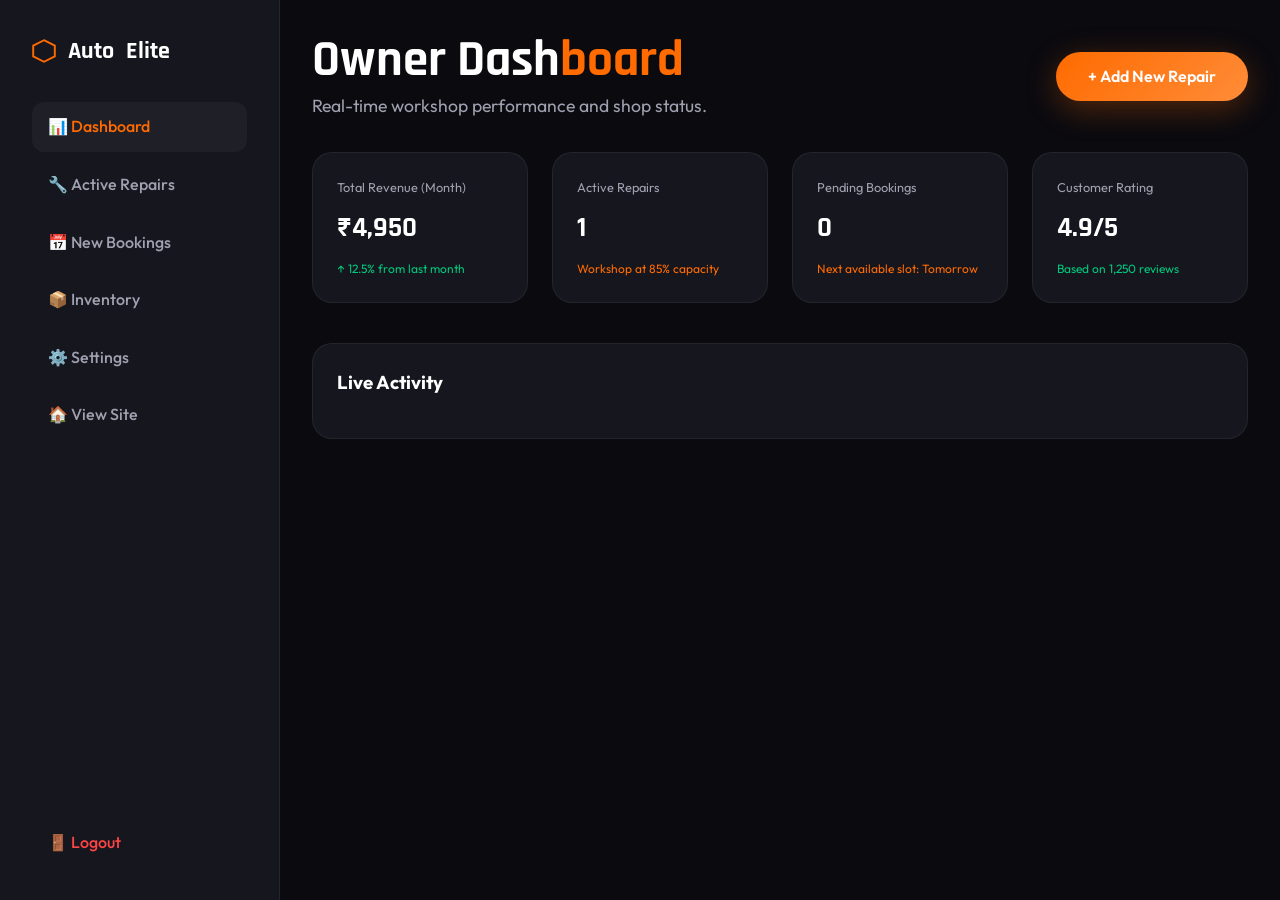
<file: admin.html>
<!DOCTYPE html>
<html lang="en">

<head>
    <meta charset="UTF-8">
    <meta name="viewport" content="width=device-width, initial-scale=1.0">
    <title>AutoElite | Admin Dashboard</title>
    <link
        href="https://fonts.googleapis.com/css2?family=Outfit:wght@300;400;500;600;700;800;900&family=Rajdhani:wght@400;500;600;700&display=swap"
        rel="stylesheet">
    <link rel="stylesheet" href="css/style.css">
    <style>
        :root {
            --admin-bg: #0A0A0F;
            --admin-card: #16161F;
            --admin-accent: #FF6B00;
        }

        body {
            background: var(--admin-bg);
            padding-top: 0;
        }

        .admin-sidebar {
            position: fixed;
            left: 0;
            top: 0;
            bottom: 0;
            width: 280px;
            background: var(--admin-card);
            border-right: 1px solid var(--dark-border);
            padding: 2rem;
            display: flex;
            flex-direction: column;
            gap: 2rem;
            z-index: 100;
        }

        .admin-main {
            margin-left: 280px;
            padding: 2rem;
            min-height: 100vh;
        }

        .sidebar-logo {
            display: flex;
            align-items: center;
            gap: 0.75rem;
            font-family: 'Rajdhani', sans-serif;
            font-weight: 700;
            font-size: 1.5rem;
            color: var(--white);
        }

        .sidebar-nav {
            display: flex;
            flex-direction: column;
            gap: 0.5rem;
        }

        .sidebar-link {
            padding: 0.75rem 1rem;
            border-radius: 12px;
            color: var(--grey-2);
            font-weight: 500;
            transition: all 0.3s;
            cursor: pointer;
        }

        .sidebar-link:hover,
        .sidebar-link.active {
            background: var(--glass);
            color: var(--white);
        }

        .sidebar-link.active {
            color: var(--admin-accent);
        }

        .dashboard-header {
            display: flex;
            justify-content: space-between;
            align-items: center;
            margin-bottom: 2rem;
        }

        .admin-card {
            background: var(--admin-card);
            border: 1px solid var(--dark-border);
            border-radius: 20px;
            padding: 1.5rem;
            margin-bottom: 1.5rem;
        }

        .status-pill {
            padding: 0.35rem 0.85rem;
            border-radius: 50px;
            font-size: 0.75rem;
            font-weight: 700;
            text-transform: uppercase;
        }

        .status-received {
            background: rgba(0, 200, 122, 0.1);
            color: #00C87A;
        }

        .status-inprogress {
            background: rgba(255, 107, 0, 0.1);
            color: #FF6B00;
        }

        .status-ready {
            background: rgba(52, 152, 219, 0.1);
            color: #3498DB;
        }

        table {
            width: 100%;
            border-collapse: collapse;
            margin-top: 1rem;
        }

        th {
            text-align: left;
            padding: 1rem;
            color: var(--grey-2);
            font-size: 0.8rem;
            font-weight: 600;
            text-transform: uppercase;
            letter-spacing: 1px;
            border-bottom: 1px solid var(--dark-border);
        }

        td {
            padding: 1.25rem 1rem;
            border-bottom: 1px solid var(--dark-border);
            font-size: 0.9rem;
            vertical-align: middle;
        }

        .btn-sm {
            padding: 0.5rem 1rem;
            font-size: 0.8rem;
            border-radius: 8px;
        }

        .update-modal {
            position: fixed;
            inset: 0;
            background: rgba(0, 0, 0, 0.8);
            backdrop-filter: blur(8px);
            display: none;
            align-items: center;
            justify-content: center;
            z-index: 1000;
        }

        .update-modal.open {
            display: flex;
        }

        .modal-content {
            background: var(--admin-card);
            border: 1px solid var(--dark-border);
            border-radius: 24px;
            padding: 2rem;
            width: 90%;
            max-width: 500px;
        }

        .stats-grid {
            display: grid;
            grid-template-columns: repeat(4, 1fr);
            gap: 1.5rem;
            margin-bottom: 2.5rem;
        }

        .stat-card {
            background: var(--admin-card);
            border: 1px solid var(--dark-border);
            padding: 1.5rem;
            border-radius: 20px;
            transition: 0.3s;
        }

        .stat-card:hover {
            border-color: var(--admin-accent);
        }

        .stat-card .val {
            font-size: 1.75rem;
            font-weight: 700;
            font-family: 'Rajdhani';
            margin: 0.5rem 0;
        }

        .stat-card .lab {
            font-size: 0.8rem;
            color: var(--grey-2);
        }

        .form-row {
            display: grid;
            grid-template-columns: 1fr 1fr;
            gap: 1rem;
            margin-bottom: 1rem;
        }

        label {
            display: block;
            font-size: 0.8rem;
            color: var(--grey-2);
            margin-bottom: 0.4rem;
            font-weight: 600;
        }

        input,
        select,
        textarea {
            width: 100%;
            background: var(--dark-3);
            border: 1px solid var(--dark-border);
            border-radius: 12px;
            padding: 0.75rem;
            color: white;
            font-size: 0.9rem;
        }

        input:focus,
        select:focus {
            border-color: var(--admin-accent);
            outline: none;
        }

        .tab-content {
            display: none;
        }

        .tab-content.active {
            display: block;
        }
    </style>
</head>

<body>
    <div class="admin-sidebar">
        <div class="sidebar-logo">
            <svg width="24" height="24" viewBox="0 0 100 100">
                <polygon points="50,5 95,27.5 95,72.5 50,95 5,72.5 5,27.5" fill="none" stroke="#FF6B00"
                    stroke-width="8" />
            </svg>
            Auto<span>Elite</span>
        </div>
        <nav class="sidebar-nav">
            <div class="sidebar-link active" onclick="switchTab('dashboard', this)">📊 Dashboard</div>
            <div class="sidebar-link" onclick="switchTab('repairs', this)">🔧 Active Repairs</div>
            <div class="sidebar-link" onclick="switchTab('bookings', this)">📅 New Bookings</div>
            <div class="sidebar-link" onclick="switchTab('inventory', this)">📦 Inventory</div>
            <div class="sidebar-link" onclick="switchTab('settings', this)">⚙️ Settings</div>
            <div class="sidebar-link" onclick="window.location.href='index.html'">🏠 View Site</div>
        </nav>
        <div style="margin-top: auto;">
            <div class="sidebar-link" style="color: #FF4444;">🚪 Logout</div>
        </div>
    </div>

    <main class="admin-main">
        <!-- DASHBOARD TAB -->
        <div id="tab-dashboard" class="tab-content active">
            <div class="dashboard-header">
                <div>
                    <h1 class="section-title" style="margin-bottom:0.25rem">Owner Dash<span class="accent">board</span>
                    </h1>
                    <p class="section-subtitle" style="margin:0; text-align:left">Real-time workshop performance and
                        shop status.</p>
                </div>
                <button class="btn-primary" onclick="openUpdateModal()">+ Add New Repair</button>
            </div>

            <div class="stats-grid">
                <div class="stat-card">
                    <div class="lab">Total Revenue (Month)</div>
                    <div class="val">₹4,82,500</div>
                    <div style="color:var(--success); font-size:0.75rem">↑ 12.5% from last month</div>
                </div>
                <div class="stat-card">
                    <div class="lab">Active Repairs</div>
                    <div class="val" id="stat-active">0</div>
                    <div style="color:var(--admin-accent); font-size:0.75rem">Workshop at 85% capacity</div>
                </div>
                <div class="stat-card">
                    <div class="lab">Pending Bookings</div>
                    <div class="val" id="stat-pending">0</div>
                    <div style="color:var(--admin-accent); font-size:0.75rem">Next available slot: Tomorrow</div>
                </div>
                <div class="stat-card">
                    <div class="lab">Customer Rating</div>
                    <div class="val">4.9/5</div>
                    <div style="color:var(--success); font-size:0.75rem">Based on 1,250 reviews</div>
                </div>
            </div>

            <div class="admin-card">
                <h3>Live Activity</h3>
                <div id="activity-log" style="margin-top:1rem; font-size:0.85rem; color:var(--grey-2)">
                    <!-- Populated by JS -->
                </div>
            </div>
        </div>

        <!-- REPAIRS TAB -->
        <div id="tab-repairs" class="tab-content">
            <div class="dashboard-header" style="margin-top:2rem">
                <h3 class="section-title">Active <span class="accent">Today</span></h3>
            </div>
            <div class="admin-card">
                <table id="repairs-table-today">
                    <thead>
                        <tr>
                            <th>Ref/Date</th>
                            <th>Vehicle</th>
                            <th>Owner</th>
                            <th>Status</th>
                            <th>Progress</th>
                            <th>Invoice</th>
                            <th>Actions</th>
                        </tr>
                    </thead>
                    <tbody><!-- Populated by JS --></tbody>
                </table>
            </div>

            <div class="dashboard-header" style="margin-top:3rem">
                <h3 class="section-title">Upcoming <span class="accent">Schedule</span></h3>
            </div>
            <div class="admin-card">
                <table id="repairs-table-future">
                    <thead>
                        <tr>
                            <th>Ref/Date</th>
                            <th>Vehicle</th>
                            <th>Owner</th>
                            <th>Status/Info</th>
                            <th>Progress</th>
                            <th>Invoice</th>
                            <th>Actions</th>
                        </tr>
                    </thead>
                    <tbody><!-- Populated by JS --></tbody>
                </table>
            </div>
        </div>

        <!-- BOOKINGS TAB -->
        <div id="tab-bookings" class="tab-content">
            <div class="dashboard-header">
                <h2 class="section-title">New <span class="accent">Bookings</span></h2>
            </div>
            <div class="admin-card">
                <table id="bookings-table">
                    <thead>
                        <tr>
                            <th>Date/Time</th>
                            <th>Customer</th>
                            <th>Vehicle</th>
                            <th>Service</th>
                            <th>Payment</th>
                            <th>Actions</th>
                        </tr>
                    </thead>
                    <tbody>
                        <!-- Populated by JS -->
                    </tbody>
                </table>
            </div>
        </div>

        <!-- INVENTORY TAB -->
        <div id="tab-inventory" class="tab-content">
            <div class="dashboard-header">
                <h2 class="section-title">Stock <span class="accent">Management</span></h2>
                <div style="display:flex; gap:1rem">
                    <input type="text" id="inventory-search" placeholder="Search parts..." style="width:250px"
                        oninput="renderInventory()">
                    <button class="btn-primary"
                        onclick="alert('Manual addition coming soon (Firebase required for scale)')">+ Add Item</button>
                </div>
            </div>
            <div class="admin-card">
                <table id="inventory-table">
                    <thead>
                        <tr>
                            <th>Part ID</th>
                            <th>Item Name</th>
                            <th>Brand / Category</th>
                            <th>Stock Level</th>
                            <th>Price</th>
                            <th>Status</th>
                            <th>Actions</th>
                        </tr>
                    </thead>
                    <tbody>
                        <!-- Populated by JS -->
                    </tbody>
                </table>
            </div>
        </div>

        <!-- SETTINGS TAB -->
        <div id="tab-settings" class="tab-content">
            <div class="dashboard-header">
                <h2 class="section-title">Business <span class="accent">Settings</span></h2>
            </div>
            <div class="admin-card" style="max-width:800px">
                <form id="settings-form">
                    <h3 style="margin-bottom:1.5rem">Workshop Information</h3>
                    <div class="form-row">
                        <div class="form-group">
                            <label>Business Name</label>
                            <input type="text" id="set-name" value="AutoElite Garage">
                        </div>
                        <div class="form-group">
                            <label>Contact Phone</label>
                            <input type="tel" id="set-phone" value="+91 95105 16503">
                        </div>
                    </div>
                    <div class="form-group" style="margin-bottom:1.5rem">
                        <label>Business Address</label>
                        <textarea id="set-address"
                            rows="2">Plot No. 15, Industrial Area Phase 2, City – 400001</textarea>
                    </div>

                    <h3 style="margin-bottom:1.5rem; margin-top:2.5rem">Operating Hours</h3>
                    <div class="form-row">
                        <div class="form-group">
                            <label>Mon – Fri</label>
                            <input type="text" id="set-hours-week" value="8:00 AM – 7:00 PM">
                        </div>
                        <div class="form-group">
                            <label>Saturday</label>
                            <input type="text" id="set-hours-sat" value="8:00 AM – 6:00 PM">
                        </div>
                    </div>

                    <h3 style="margin-bottom:1.5rem; margin-top:2.5rem">Service Pricing (₹)</h3>
                    <p style="font-size:0.8rem; color:var(--grey-2); margin-bottom:1rem">Note: These prices will be
                        shown to customers in the booking form.</p>
                    <div id="service-price-inputs" class="stats-grid"
                        style="grid-template-columns: 1fr 1fr; gap:1.5rem">
                        <!-- Dynamic inputs from JS -->
                    </div>

                    <div style="margin-top:2.5rem">
                        <button type="submit" class="btn-primary">Save Business & Pricing Settings</button>
                    </div>
                </form>
            </div>
        </div>
    </main>

    <!-- UPDATE MODAL -->
    <div id="update-modal" class="update-modal">
        <div class="modal-content">
            <h3 id="modal-title" style="margin-bottom:1.5rem">Update Repair Status</h3>
            <form id="repair-update-form">
                <input type="hidden" id="edit-id">
                <div class="form-row">
                    <div class="form-group">
                        <label>Booking ID</label>
                        <input type="text" id="edit-ref" readonly>
                    </div>
                    <div class="form-group">
                        <label>Reg Number</label>
                        <input type="text" id="edit-reg" placeholder="MH 01 AB 1234">
                    </div>
                </div>
                <div class="form-row">
                    <div class="form-group">
                        <label>Vehicle</label>
                        <input type="text" id="edit-vehicle">
                    </div>
                    <div class="form-group">
                        <label>Owner Name</label>
                        <input type="text" id="edit-owner">
                    </div>
                </div>
                <div class="form-row">
                    <div class="form-group">
                        <label>Scheduled Date</label>
                        <input type="date" id="edit-date">
                    </div>
                    <div class="form-group">
                        <!-- Spacer -->
                    </div>
                </div>
                <div class="form-row">
                    <div class="form-group">
                        <label>Current Status</label>
                        <select id="edit-status">
                            <option value="received">Vehicle Received</option>
                            <option value="inspection">Initial Inspection</option>
                            <option value="work">Work In Progress</option>
                            <option value="qc">Quality Check</option>
                            <option value="ready">Ready for Pickup</option>
                        </select>
                    </div>
                    <div class="form-group">
                        <label>Progress (%)</label>
                        <input type="number" id="edit-progress" min="0" max="100">
                    </div>
                </div>
                <div class="form-group" style="margin-bottom:1.5rem">
                    <label>Work Description (Visible to user)</label>
                    <textarea id="edit-desc" rows="3"></textarea>
                </div>
                <div class="form-group" style="margin-bottom:1.5rem">
                    <label>Estimated Invoice (₹)</label>
                    <input type="number" id="edit-price">
                </div>
                <div style="display:flex; gap:1rem; justify-content:flex-end">
                    <button type="button" class="btn-outline" style="padding:0.75rem 1.5rem"
                        onclick="closeUpdateModal()">Cancel</button>
                    <button type="submit" class="btn-primary" style="padding:0.75rem 1.5rem">Save Changes</button>
                </div>
            </form>
        </div>
    </div>

    <script>
        // Data Management
        function getRepairs() { return JSON.parse(localStorage.getItem('aeRepairs') || '[]'); }
        function getBookings() { return JSON.parse(localStorage.getItem('aeBookings') || '[]'); }
        function getInventory() { return JSON.parse(localStorage.getItem('aeInventory') || '[]'); }

        // Demo Inventory if empty (Mirroring partsData from UI)
        if (localStorage.getItem('aeInventory') === null) {
            const initialInv = [
                { id: 1, name: 'Engine Oil Filter', brand: 'Bosch', stock: 45, price: 380, category: 'engine' },
                { id: 2, name: 'Timing Belt Kit', brand: 'Gates', stock: 12, price: 3200, category: 'engine' },
                { id: 3, name: 'Iridium Spark Plugs', brand: 'NGK', stock: 24, price: 1800, category: 'engine' },
                { id: 4, name: 'Synthetic Oil (4L)', brand: 'Castrol', stock: 8, price: 2600, category: 'engine' },
                { id: 5, name: 'Front Brake Pad Set', brand: 'Brembo', stock: 15, price: 2400, category: 'brakes' },
                { id: 8, name: 'Car Battery 45Ah', brand: 'Amaron', stock: 5, price: 4800, category: 'electrical' },
                { id: 11, name: 'High-Flow Air Filter', brand: 'K&N', stock: 3, price: 1400, category: 'filters' }
            ];
            localStorage.setItem('aeInventory', JSON.stringify(initialInv));
        }

        // Demo data if empty
        if (localStorage.getItem('aeRepairs') === null) {
            const initialRepairs = [{
                id: 'AE2024001',
                reg: 'MH 01 AB 2024',
                vehicle: 'Honda City 2022',
                owner: 'Rohan Gupta',
                status: 'work',
                progress: 65,
                desc: 'Engine oil change, air filter replacement, brake pad inspection.',
                price: 4950,
                updated: new Date().toISOString()
            }];
            localStorage.setItem('aeRepairs', JSON.stringify(initialRepairs));
        }

        function switchTab(tabId, btn) {
            document.querySelectorAll('.tab-content').forEach(t => t.classList.remove('active'));
            document.querySelectorAll('.sidebar-link').forEach(l => l.classList.remove('active'));
            document.getElementById('tab-' + tabId).classList.add('active');
            btn.classList.add('active');
            renderData();
        }

        function renderData() {
            const repairs = getRepairs();
            const bookings = getBookings();

            // Stats
            document.getElementById('stat-active').textContent = repairs.length;
            document.getElementById('stat-pending').textContent = bookings.length;

            // Update Revenue Stat
            const totalRevenue = bookings.filter(b => b.paid).reduce((sum, b) => sum + (b.totalPrice || 0), 0) +
                repairs.reduce((sum, r) => sum + (r.price || 0), 0);
            document.querySelector('.stats-grid .stat-card .val').textContent = '₹' + totalRevenue.toLocaleString('en-IN');

            renderRepairs();
            renderBookings();
            renderInventory();
        }

        function renderRepairs() {
            const repairs = getRepairs();
            const todayBody = document.querySelector('#repairs-table-today tbody');
            const futureBody = document.querySelector('#repairs-table-future tbody');
            if (!todayBody || !futureBody) return;

            const todayStr = new Date().toISOString().split('T')[0];
            
            // All repairs for today OR older go to Active list.
            const todayRepairs = repairs.filter(r => !r.date || r.date <= todayStr);
            // Only strictly future dates go to Upcoming list.
            const futureRepairs = repairs.filter(r => r.date && r.date > todayStr);

            const rowHtml = (r, isToday) => `
                <tr>
                    <td>
                        <strong>${r.id}</strong><br>
                        <span style="font-size:0.7rem; color:${isToday ? 'var(--orange)' : 'var(--grey-3)'}">${r.date || 'No Date'}</span>
                    </td>
                    <td>${r.vehicle}</td>
                    <td>${r.owner}</td>
                    <td><span class="status-pill status-${r.status}">${r.status}</span></td>
                    <td>
                        <div style="font-size:0.7rem; color:var(--grey-2); margin-bottom:4px">${r.progress}%</div>
                        <div style="height:4px; background:var(--dark-3); border-radius:2px; overflow:hidden">
                            <div style="width:${r.progress}%; height:100%; background:var(--admin-accent)"></div>
                        </div>
                    </td>
                    <td>₹${(r.price || 0).toLocaleString('en-IN')}</td>
                    <td>
                        <div style="display:flex; gap:0.5rem">
                            <button class="btn-sm btn-outline" onclick='openEdit("${r.id}")'>Edit</button>
                            <button class="btn-sm" style="background:#25D366; color:white; border:none" title="Notify Customer" onclick='notifyWhatsApp("${r.phone || ''}", "Hi *${r.owner}*! 👋\n\nYour *${r.vehicle}* status is now: *${r.status.toUpperCase()}* (${r.progress}%).\n\n🔗 *Track Live:* ${window.location.origin}/index.html#tracking?ref=${r.id}\n\nAutoElite Garage 🏎️")'>💬</button>
                            <button class="btn-sm" style="color:#FF4444" onclick='deleteRepair("${r.id}")'>✕</button>
                        </div>
                    </td>
                </tr>
            `;

            todayBody.innerHTML = todayRepairs.length === 0 
                ? '<tr><td colspan="7" style="text-align:center; padding:2rem; color:var(--grey-3)">No active jobs for today.</td></tr>' 
                : todayRepairs.map(r => rowHtml(r, true)).join('');

            futureBody.innerHTML = futureRepairs.length === 0 
                ? '<tr><td colspan="7" style="text-align:center; padding:2rem; color:var(--grey-3)">No upcoming scheduled jobs.</td></tr>' 
                : futureRepairs.map(r => rowHtml(r, false)).join('');
        }

        function renderBookings() {
            const bookings = getBookings();
            const bookingBody = document.querySelector('#bookings-table tbody');
            if (!bookingBody) return;

            if (bookings.length === 0) {
                bookingBody.innerHTML = '<tr><td colspan="6" style="text-align:center; padding:3rem; color:var(--grey-2)">No new bookings yet.</td></tr>';
                return;
            }

            const todayStr = new Date().toISOString().split('T')[0];
            
            // Sort: Today first, then by date
            const sorted = [...bookings].sort((a, b) => {
                if (a.date === todayStr && b.date !== todayStr) return -1;
                if (a.date !== todayStr && b.date === todayStr) return 1;
                return new Date(a.date) - new Date(b.date);
            });

            bookingBody.innerHTML = sorted.map(b => {
                const isToday = b.date === todayStr;
                return `
                    <tr style="${isToday ? 'background:rgba(255,107,0,0.05)' : ''}">
                        <td>
                            <div style="font-weight:bold; color:${isToday ? 'var(--orange)' : 'inherit'}">${isToday ? '🌞 TODAY' : b.date}</div>
                            <div style="font-size:0.75rem">${b.time}</div>
                        </td>
                        <td><strong>${b.name}</strong></td>
                        <td>${b.vehicle}</td>
                        <td>${b.service}</td>
                        <td style="color:${b.paid ? 'var(--success)' : '#FF4444'}">
                            <strong>₹${(b.advancePaid || 0).toLocaleString('en-IN')}</strong><br>
                            <span style="font-size:0.65rem">${b.paid ? '✅ ADVANCE PAID' : '⚠️ PENDING'}</span>
                        </td>
                        <td>
                            <div style="display:flex; gap:0.5rem">
                                <button class="btn-sm btn-primary" onclick='acceptBooking("${b.ref}")'>Accept</button>
                                <button class="btn-sm" style="background:#25D366; color:white; border:none" title="Send Confirmation" onclick='notifyWhatsApp("${b.phone}", "Hi *${b.name}*! 👋\n\nYour booking for *${b.service}* has been received!\n\n📍 *Ref:* ${b.ref}\n🔗 *Track Live:* ${window.location.origin}/index.html#tracking?ref=${b.ref}\n\nWe will call you shortly to confirm the time. 🏎️")'>💬</button>
                                <button class="btn-sm btn-outline" onclick='deleteBooking("${b.ref}")'>Reject</button>
                            </div>
                        </td>
                    </tr>
                `;
            }).join('');
        }

        function notifyWhatsApp(phone, msg) {
            if (!phone) { alert("No phone number found for this customer."); return; }
            // Clean phone number (remove spaces, +, etc)
            const cleanPhone = phone.replace(/\D/g, '');
            const url = `https://wa.me/${cleanPhone}?text=${encodeURIComponent(msg)}`;
            window.open(url, '_blank');
        }

        function renderInventory() {
            const inventory = getInventory();
            const table = document.querySelector('#inventory-table tbody');
            const searchInput = document.getElementById('inventory-search');
            const search = searchInput ? searchInput.value.toLowerCase() : '';
            if (!table) return;

            const filtered = inventory.filter(i =>
                i.name.toLowerCase().includes(search) || i.brand.toLowerCase().includes(search)
            );

            table.innerHTML = filtered.map(i => {
                const isLow = i.stock < 10;
                return `
                    <tr>
                        <td><span style="color:var(--grey-3); font-size:0.75rem">#${i.id}</span></td>
                        <td><strong>${i.name}</strong></td>
                        <td>${i.brand} / ${i.category}</td>
                        <td style="color:${isLow ? '#FF4444' : 'inherit'}">
                            <strong>${i.stock} units</strong>
                            ${isLow ? '<br><span style="font-size:0.6rem; color:#FF4444">⚠️ LOW STOCK</span>' : ''}
                        </td>
                        <td>₹${i.price}</td>
                        <td><span class="status-pill" style="background:${isLow ? 'rgba(255,68,68,0.1)' : 'rgba(0,200,122,0.1)'}; color:${isLow ? '#FF4444' : '#00C87A'}">${isLow ? 'Restock' : 'In Stock'}</span></td>
                        <td>
                            <button class="btn-sm btn-outline" onclick="updateStock(${i.id}, 1)">+</button>
                            <button class="btn-sm btn-outline" onclick="updateStock(${i.id}, -1)">-</button>
                        </td>
                    </tr>
                `;
            }).join('');
        }

        function updateStock(id, diff) {
            const inventory = getInventory();
            const item = inventory.find(i => i.id === id);
            if (item) {
                item.stock = Math.max(0, item.stock + diff);
                localStorage.setItem('aeInventory', JSON.stringify(inventory));
                renderInventory();
            }
        }

        // Settings & Pricing Handling
        const defaultPrices = {
            'Engine Repair & Rebuild': 5000,
            'Oil & Fluid Service': 800,
            'Electrical & ECU Repair': 2000,
            'Battery Service': 1500,
            'AC Service & Repair': 1200,
            'Denting & Painting': 3500,
            'Tyre & Wheel Service': 400,
            'Brake System Service': 1800,
            'Scheduled Servicing': 2500,
            'Car Detailing & Wash': 1500,
            'Free Diagnostic Scan': 0,
            'Other (describe below)': 500
        };

        function initSettings() {
            const savedPrices = JSON.parse(localStorage.getItem('aeServicePrices') || JSON.stringify(defaultPrices));
            const container = document.getElementById('service-price-inputs');
            if (container) {
                container.innerHTML = Object.keys(savedPrices).map(name => `
                    <div class="form-group">
                        <label>${name}</label>
                        <input type="number" class="svc-price-input" data-name="${name}" value="${savedPrices[name]}">
                    </div>
                `).join('');
            }

            const config = JSON.parse(localStorage.getItem('aeSettings') || '{}');
            if (config.name) document.getElementById('set-name').value = config.name;
            if (config.phone) document.getElementById('set-phone').value = config.phone;
            if (config.address) document.getElementById('set-address').value = config.address;
            if (config.hoursWeek) document.getElementById('set-hours-week').value = config.hoursWeek;
            if (config.hoursSat) document.getElementById('set-hours-sat').value = config.hoursSat;
        }

        document.getElementById('settings-form').addEventListener('submit', (e) => {
            e.preventDefault();

            // Save Business Config
            const config = {
                name: document.getElementById('set-name').value,
                phone: document.getElementById('set-phone').value,
                address: document.getElementById('set-address').value,
                hoursWeek: document.getElementById('set-hours-week').value,
                hoursSat: document.getElementById('set-hours-sat').value,
            };
            localStorage.setItem('aeSettings', JSON.stringify(config));

            // Save Service Prices
            const newPrices = {};
            document.querySelectorAll('.svc-price-input').forEach(input => {
                newPrices[input.getAttribute('data-name')] = parseInt(input.value) || 0;
            });
            localStorage.setItem('aeServicePrices', JSON.stringify(newPrices));

            alert('Business & Pricing settings saved successfully!');
        });

        function openUpdateModal() {
            document.getElementById('modal-title').textContent = "Add New Repair Job";
            document.getElementById('edit-id').value = "";
            document.getElementById('edit-ref').value = "AE" + Date.now().toString().slice(-7);
            document.getElementById('edit-reg').value = "";
            document.getElementById('edit-vehicle').value = "";
            document.getElementById('edit-owner').value = "";
            document.getElementById('edit-date').value = new Date().toISOString().split('T')[0];
            document.getElementById('edit-status').value = "received";
            document.getElementById('edit-progress').value = 0;
            document.getElementById('edit-desc').value = "";
            document.getElementById('edit-price').value = "";
            document.getElementById('update-modal').classList.add('open');
        }

        function openEdit(id) {
            const repairs = getRepairs();
            const r = repairs.find(x => x.id === id);
            if (!r) return;
            document.getElementById('modal-title').textContent = "Update Repair Job";
            document.getElementById('edit-id').value = r.id;
            document.getElementById('edit-ref').value = r.id;
            document.getElementById('edit-reg').value = r.reg;
            document.getElementById('edit-vehicle').value = r.vehicle;
            document.getElementById('edit-owner').value = r.owner || "";
            document.getElementById('edit-date').value = r.date || "";
            document.getElementById('edit-status').value = r.status || "received";
            document.getElementById('edit-progress').value = r.progress || 0;
            document.getElementById('edit-desc').value = r.desc || "";
            document.getElementById('edit-price').value = r.price || "";
            document.getElementById('update-modal').classList.add('open');
        }

        function closeUpdateModal() {
            document.getElementById('update-modal').classList.remove('open');
        }

        document.getElementById('repair-update-form').addEventListener('submit', (e) => {
            e.preventDefault();
            const repairs = getRepairs();
            const id = document.getElementById('edit-id').value || document.getElementById('edit-ref').value;
            const data = {
                id: id,
                reg: document.getElementById('edit-reg').value,
                vehicle: document.getElementById('edit-vehicle').value,
                owner: document.getElementById('edit-owner').value,
                date: document.getElementById('edit-date').value,
                status: document.getElementById('edit-status').value,
                progress: parseInt(document.getElementById('edit-progress').value),
                desc: document.getElementById('edit-desc').value,
                price: parseInt(document.getElementById('edit-price').value),
                updated: new Date().toISOString()
            };

            const index = repairs.findIndex(r => r.id === id);
            if (index > -1) {
                // Preserve phone if editing existing
                data.phone = repairs[index].phone;
                repairs[index] = data;
            } else {
                repairs.push(data);
            }

            localStorage.setItem('aeRepairs', JSON.stringify(repairs));
            closeUpdateModal();
            renderData();
            alert('Status updated successfully!');
        });

        function deleteRepair(id) {
            if (confirm('Delete this repair job?')) {
                const repairs = getRepairs().filter(r => r.id !== id);
                localStorage.setItem('aeRepairs', JSON.stringify(repairs));
                renderData();
            }
        }

        function acceptBooking(ref) {
            const b = getBookings().find(x => x.ref === ref);
            if (!b) return;
            const repairs = getRepairs();
            const newRepair = {
                id: b.ref,
                reg: "PENDING",
                vehicle: b.vehicle,
                owner: b.name,
                phone: b.phone,
                date: b.date, // Preserve the scheduled date
                status: 'received',
                progress: 10,
                desc: 'Service confirmed: ' + b.service,
                price: b.totalPrice || 0,
                updated: new Date().toISOString()
            };
            repairs.push(newRepair);
            const filteredBookings = getBookings().filter(x => x.ref !== ref);
            localStorage.setItem('aeRepairs', JSON.stringify(repairs));
            localStorage.setItem('aeBookings', JSON.stringify(filteredBookings));
            renderData();
            alert('Booking converted to active repair job.');
        }

        function deleteBooking(ref) {
            if (confirm('Reject this booking?')) {
                const filteredBookings = getBookings().filter(x => x.ref !== ref);
                localStorage.setItem('aeBookings', JSON.stringify(filteredBookings));
                renderData();
            }
        }

        // Auto-refresh when localStorage changes (from site tab)
        window.addEventListener('storage', () => {
            renderData();
        });

        // Forced refresh every 2 seconds for "Real-time" feel in same window
        setInterval(renderData, 2000);

        initSettings();
        renderData();

    </script>
</body>

</html>
</file>
<file: css/style.css>
/* ====================================
   AUTOELITE GARAGE — MAIN STYLESHEET
   ==================================== */

/* --- DESIGN TOKENS --- */
:root {
  --orange: #FF6B00;
  --orange-light: #FF8C38;
  --orange-glow: rgba(255,107,0,0.25);
  --dark: #0A0A0F;
  --dark-2: #12121A;
  --dark-3: #1A1A2A;
  --dark-card: #16161F;
  --dark-border: rgba(255,255,255,0.06);
  --glass: rgba(255,255,255,0.04);
  --glass-border: rgba(255,255,255,0.08);
  --white: #FFFFFF;
  --grey-1: #F0F0F5;
  --grey-2: #A0A0B0;
  --grey-3: #606070;
  --success: #00C87A;
  --error: #FF4444;
  --gradient: linear-gradient(135deg, #FF6B00 0%, #FF8C38 100%);
  --gradient-dark: linear-gradient(135deg, #1A1A2A 0%, #0A0A0F 100%);
  --shadow-orange: 0 8px 32px rgba(255,107,0,0.3);
  --shadow-card: 0 4px 24px rgba(0,0,0,0.4);
  --radius: 16px;
  --radius-sm: 8px;
  --radius-lg: 24px;
  --transition: all 0.3s cubic-bezier(0.4, 0, 0.2, 1);
  --nav-height: 80px;
}

/* --- RESET & BASE --- */
*, *::before, *::after { box-sizing: border-box; margin: 0; padding: 0; }
html { scroll-behavior: smooth; font-size: 16px; }
body {
  background: var(--dark);
  color: var(--white);
  font-family: 'Outfit', sans-serif;
  line-height: 1.6;
  overflow-x: hidden;
}
a { color: inherit; text-decoration: none; transition: var(--transition); }
img { max-width: 100%; height: auto; display: block; }
ul { list-style: none; }
button { cursor: pointer; border: none; background: none; font-family: inherit; }
select, input, textarea { font-family: inherit; }
::selection { background: var(--orange); color: white; }
::-webkit-scrollbar { width: 6px; }
::-webkit-scrollbar-track { background: var(--dark-2); }
::-webkit-scrollbar-thumb { background: var(--orange); border-radius: 3px; }

/* --- PARTICLES CANVAS --- */
#particles-canvas {
  position: fixed; top: 0; left: 0; width: 100%; height: 100%;
  z-index: 0; pointer-events: none; opacity: 0.4;
}

/* --- PRELOADER --- */
#preloader {
  position: fixed; inset: 0; z-index: 9999;
  background: var(--dark);
  display: flex; align-items: center; justify-content: center;
  transition: opacity 0.5s ease, visibility 0.5s ease;
}
#preloader.hidden { opacity: 0; visibility: hidden; }
.preloader-inner { text-align: center; }
.gear-wrap { width: 80px; height: 80px; margin: 0 auto 1rem; animation: spin 2s linear infinite; }
.gear { width: 100%; height: 100%; }
.preloader-text {
  font-family: 'Rajdhani', sans-serif;
  font-size: 2rem; font-weight: 700;
  background: var(--gradient); -webkit-background-clip: text;
  -webkit-text-fill-color: transparent; background-clip: text;
  letter-spacing: 4px; margin-bottom: 1.5rem;
}
.preloader-bar {
  width: 200px; height: 3px; background: var(--dark-3);
  border-radius: 2px; overflow: hidden; margin: 0 auto;
}
.preloader-fill {
  height: 100%; width: 0%; background: var(--gradient);
  border-radius: 2px; animation: preloadFill 2s ease forwards;
}
@keyframes preloadFill { to { width: 100%; } }
@keyframes spin { to { transform: rotate(360deg); } }

/* --- CONTAINER --- */
.container {
  max-width: 1280px; margin: 0 auto;
  padding: 0 1.5rem; position: relative; z-index: 1;
}

/* --- NAVBAR --- */
.navbar {
  position: fixed; top: 0; left: 0; right: 0;
  z-index: 1000; height: var(--nav-height);
  padding: 0 1.5rem;
  transition: var(--transition);
}
.navbar::before {
  content: ''; position: absolute; inset: 0;
  background: rgba(10,10,15,0.0);
  backdrop-filter: blur(0px);
  transition: all 0.4s ease;
  border-bottom: 1px solid transparent;
}
.navbar.scrolled::before {
  background: rgba(10,10,15,0.92);
  backdrop-filter: blur(20px);
  border-bottom-color: var(--dark-border);
}
.nav-container {
  max-width: 1440px; margin: 0 auto;
  height: 100%; display: flex; align-items: center;
  gap: 2rem; position: relative; z-index: 1;
}
.nav-logo {
  display: flex; align-items: center; gap: 0.75rem;
  font-family: 'Rajdhani', sans-serif;
  flex-shrink: 0;
}
.logo-text { font-size: 1.6rem; font-weight: 700; letter-spacing: 1px; }
.nav-links {
  display: flex; align-items: center; gap: 0.25rem;
  flex: 1; justify-content: center;
}
.nav-link {
  padding: 0.5rem 0.9rem; border-radius: var(--radius-sm);
  font-size: 0.9rem; font-weight: 500; color: var(--grey-2);
  transition: var(--transition); white-space: nowrap;
}
.nav-link:hover, .nav-link.active { color: var(--white); }
.nav-link.active { background: var(--glass); }

/* DROPDOWN */
.nav-dropdown { position: relative; }
.dropdown-menu {
  position: absolute; top: calc(100% + 12px); left: 50%;
  transform: translateX(-50%) translateY(8px);
  background: var(--dark-2); border: 1px solid var(--dark-border);
  border-radius: var(--radius); padding: 0.5rem;
  min-width: 200px; opacity: 0; visibility: hidden;
  transition: all 0.3s ease; z-index: 100;
  box-shadow: 0 20px 60px rgba(0,0,0,0.5);
}
.nav-dropdown:hover .dropdown-menu {
  opacity: 1; visibility: visible; transform: translateX(-50%) translateY(0);
}
.dropdown-menu li a {
  display: block; padding: 0.6rem 1rem;
  border-radius: var(--radius-sm); font-size: 0.9rem;
  color: var(--grey-2); transition: var(--transition);
}
.dropdown-menu li a:hover { background: var(--glass); color: var(--orange); }

.nav-actions {
  display: flex; align-items: center; gap: 1rem; flex-shrink: 0;
}
.nav-phone {
  font-size: 0.85rem; color: var(--grey-2); white-space: nowrap;
  display: none;
}
@media (min-width: 1200px) { .nav-phone { display: block; } }

.btn-book-nav {
  background: var(--gradient); color: white;
  padding: 0.6rem 1.4rem; border-radius: 50px;
  font-size: 0.9rem; font-weight: 600;
  box-shadow: var(--shadow-orange);
  transition: var(--transition); white-space: nowrap;
}
.btn-book-nav:hover { transform: translateY(-2px); box-shadow: 0 12px 40px rgba(255,107,0,0.4); }

.hamburger {
  display: none; flex-direction: column; gap: 5px;
  padding: 0.5rem; border-radius: 8px; transition: var(--transition);
}
.hamburger span {
  display: block; width: 24px; height: 2px;
  background: var(--white); border-radius: 2px; transition: var(--transition);
}
.hamburger.open span:nth-child(1) { transform: rotate(45deg) translate(5px,5px); }
.hamburger.open span:nth-child(2) { opacity: 0; }
.hamburger.open span:nth-child(3) { transform: rotate(-45deg) translate(5px,-5px); }

/* MOBILE MENU */
.mobile-menu {
  position: fixed; top: var(--nav-height); left: 0; right: 0;
  background: var(--dark-2); border-bottom: 1px solid var(--dark-border);
  z-index: 999; max-height: 0; overflow: hidden;
  transition: max-height 0.4s ease;
}
.mobile-menu.open { max-height: 600px; }
.mobile-menu-inner { padding: 1rem 1.5rem 2rem; display: flex; flex-direction: column; gap: 0.25rem; }
.mobile-link {
  display: block; padding: 0.75rem 1rem; border-radius: var(--radius-sm);
  font-size: 1rem; font-weight: 500; color: var(--grey-2);
  transition: var(--transition);
}
.mobile-link:hover { background: var(--glass); color: var(--white); }
.mobile-link.emergency { color: #FF4444; font-weight: 600; }

/* --- PAGE SECTIONS --- */
.page-section {
  min-height: 100vh; padding: 120px 0 80px;
  position: relative; z-index: 1;
}
.page-section:not(#home):nth-child(odd) { background: linear-gradient(180deg, var(--dark) 0%, var(--dark-2) 100%); }

/* --- TYPOGRAPHY --- */
.section-header { text-align: center; margin-bottom: 4rem; }
.section-eyebrow {
  display: inline-block; font-size: 0.85rem; font-weight: 600;
  text-transform: uppercase; letter-spacing: 3px; color: var(--orange);
  margin-bottom: 0.75rem;
}
.section-title {
  font-family: 'Rajdhani', sans-serif;
  font-size: clamp(2rem, 4vw, 3.5rem); font-weight: 700;
  line-height: 1.1; margin-bottom: 1rem;
}
.section-subtitle {
  font-size: 1.1rem; color: var(--grey-2);
  max-width: 600px; margin: 0 auto;
}
.accent { color: var(--orange); }
.gradient-text {
  background: var(--gradient); -webkit-background-clip: text;
  -webkit-text-fill-color: transparent; background-clip: text;
}

/* --- BUTTONS --- */
.btn-primary {
  display: inline-flex; align-items: center; gap: 0.5rem;
  background: var(--gradient); color: white;
  padding: 0.9rem 2rem; border-radius: 50px;
  font-size: 1rem; font-weight: 600;
  box-shadow: var(--shadow-orange); transition: var(--transition);
  white-space: nowrap; text-align: center;
}
.btn-primary:hover {
  transform: translateY(-3px);
  box-shadow: 0 16px 48px rgba(255,107,0,0.45);
}
.btn-outline {
  display: inline-flex; align-items: center; gap: 0.5rem;
  border: 1.5px solid rgba(255,255,255,0.2); color: white;
  padding: 0.9rem 2rem; border-radius: 50px;
  font-size: 1rem; font-weight: 500; transition: var(--transition);
  white-space: nowrap; background: transparent;
}
.btn-outline:hover { border-color: var(--orange); color: var(--orange); background: var(--orange-glow); }
.btn-full { width: 100%; justify-content: center; }

/* --- HERO --- */
#home { padding-top: 0; }
.hero {
  min-height: 100vh; display: flex; align-items: center;
  position: relative; overflow: hidden; padding: var(--nav-height) 1.5rem 0;
}
.hero-bg {
  position: absolute; inset: 0;
  background: radial-gradient(ellipse 80% 80% at 60% 40%, rgba(255,107,0,0.12) 0%, transparent 60%),
              radial-gradient(ellipse 60% 60% at 10% 80%, rgba(255,107,0,0.06) 0%, transparent 50%),
              var(--dark);
}
.hero-overlay {
  position: absolute; inset: 0;
  background: linear-gradient(90deg, var(--dark) 40%, transparent 100%);
}
.hero-content {
  position: relative; z-index: 2; max-width: 640px;
  padding: 5rem 0 4rem;
}
.hero-badge {
  display: inline-flex; align-items: center; gap: 0.5rem;
  background: rgba(255,107,0,0.15); border: 1px solid rgba(255,107,0,0.3);
  color: var(--orange); padding: 0.5rem 1.2rem; border-radius: 50px;
  font-size: 0.85rem; font-weight: 600; margin-bottom: 1.5rem;
}
.hero-title {
  font-family: 'Rajdhani', sans-serif;
  font-size: clamp(3rem, 6vw, 5.5rem);
  font-weight: 900; line-height: 1;
  margin-bottom: 1.5rem; letter-spacing: -1px;
}
.hero-subtitle {
  font-size: 1.15rem; color: var(--grey-2);
  max-width: 520px; margin-bottom: 2.5rem; line-height: 1.7;
}
.hero-actions { display: flex; gap: 1rem; flex-wrap: wrap; margin-bottom: 4rem; }
.hero-stats {
  display: grid; grid-template-columns: repeat(4, 1fr);
  gap: 2rem 1rem; border-top: 1px solid var(--dark-border); padding-top: 2rem;
}
.stat-item { text-align: center; }
.stat-number {
  font-family: 'Rajdhani', sans-serif;
  font-size: 2.5rem; font-weight: 800; color: var(--orange);
}
.stat-plus { font-size: 1.5rem; color: var(--orange); font-weight: 700; }
.stat-label { display: block; font-size: 0.8rem; color: var(--grey-2); margin-top: -0.25rem; }

.hero-car-wrap {
  position: absolute; right: -5%; top: 50%; transform: translateY(-50%);
  width: 55%; max-width: 800px; z-index: 1;
}
.hero-car-glow {
  position: absolute; inset: 10%; border-radius: 50%;
  background: radial-gradient(circle, rgba(255,107,0,0.2) 0%, transparent 70%);
  filter: blur(40px); z-index: -1;
}
.hero-img {
  width: 100%; height: 500px; object-fit: cover;
  border-radius: var(--radius-lg); opacity: 0.85;
  box-shadow: -40px 0 100px rgba(0,0,0,0.8);
  mask-image: linear-gradient(90deg, transparent 0%, black 20%);
  -webkit-mask-image: linear-gradient(90deg, transparent 0%, black 20%);
}
.scroll-indicator {
  position: absolute; bottom: 2rem; left: 50%;
  transform: translateX(-50%); display: flex;
  flex-direction: column; align-items: center; gap: 0.5rem;
  font-size: 0.75rem; color: var(--grey-3); z-index: 2;
}
.scroll-dot {
  width: 6px; height: 32px; border: 1.5px solid var(--grey-3);
  border-radius: 3px; position: relative; overflow: hidden;
}
.scroll-dot::after {
  content: ''; position: absolute; top: 4px; left: 50%;
  transform: translateX(-50%);
  width: 2px; height: 8px; background: var(--orange);
  border-radius: 1px; animation: scrollBounce 1.5s ease infinite;
}
@keyframes scrollBounce { 0%,100% { top: 4px; } 50% { top: 16px; } }

/* --- ISSUE SOLVER STRIP --- */
.issue-solver-strip {
  position: relative; z-index: 2;
  background: var(--dark-2); border-top: 1px solid var(--dark-border);
  border-bottom: 1px solid var(--dark-border);
  padding: 3rem 0;
}
.issue-solver-strip .section-eyebrow {
  display: block; text-align: center; font-size: 1rem;
  margin-bottom: 1.5rem;
}
.issue-cards {
  display: grid; grid-template-columns: repeat(auto-fit, minmax(200px, 1fr));
  gap: 1rem;
}
.issue-card {
  background: var(--dark-card); border: 1px solid var(--dark-border);
  border-radius: var(--radius); padding: 1.25rem;
  display: flex; align-items: center; gap: 1rem;
  cursor: pointer; transition: var(--transition);
}
.issue-card:hover {
  background: var(--dark-3); border-color: var(--orange);
  transform: translateY(-4px); box-shadow: var(--shadow-card);
}
.issue-icon { font-size: 2rem; flex-shrink: 0; }
.issue-text strong { display: block; font-size: 0.95rem; font-weight: 600; }
.issue-text p { font-size: 0.8rem; color: var(--grey-2); margin-top: 0.2rem; }

/* --- WHY US --- */
.why-us { padding: 5rem 0; }
.why-grid {
  display: grid; grid-template-columns: repeat(auto-fit, minmax(280px, 1fr));
  gap: 1.5rem;
}
.why-card {
  background: var(--dark-card); border: 1px solid var(--dark-border);
  border-radius: var(--radius); padding: 2rem;
  transition: var(--transition); position: relative; overflow: hidden;
}
.why-card::before {
  content: ''; position: absolute; inset: 0;
  background: linear-gradient(135deg, var(--orange-glow) 0%, transparent 60%);
  opacity: 0; transition: var(--transition);
}
.why-card:hover { border-color: rgba(255,107,0,0.3); transform: translateY(-4px); }
.why-card:hover::before { opacity: 1; }
.why-icon { font-size: 2.5rem; margin-bottom: 1rem; }
.why-card h3 { font-size: 1.15rem; font-weight: 700; margin-bottom: 0.75rem; }
.why-card p { font-size: 0.9rem; color: var(--grey-2); line-height: 1.6; }

/* --- SERVICES --- */
.service-filter, .shop-categories, .gallery-tabs {
  display: flex; flex-wrap: wrap; gap: 0.75rem;
  margin-bottom: 3rem; justify-content: center;
}
.filter-btn, .cat-btn, .gallery-tab {
  padding: 0.6rem 1.4rem; border-radius: 50px;
  font-size: 0.9rem; font-weight: 500; color: var(--grey-2);
  border: 1px solid var(--dark-border); background: var(--glass);
  transition: var(--transition);
}
.filter-btn:hover, .cat-btn:hover, .gallery-tab:hover,
.filter-btn.active, .cat-btn.active, .gallery-tab.active {
  background: var(--gradient); color: white; border-color: transparent;
  box-shadow: var(--shadow-orange);
}
.services-grid {
  display: grid; grid-template-columns: repeat(auto-fill, minmax(340px, 1fr));
  gap: 1.5rem;
}
.service-card {
  background: var(--dark-card); border: 1px solid var(--dark-border);
  border-radius: var(--radius-lg); overflow: hidden; transition: var(--transition);
  display: flex; flex-direction: column;
}
.service-card:hover {
  border-color: rgba(255,107,0,0.4);
  transform: translateY(-6px); box-shadow: 0 20px 60px rgba(0,0,0,0.5);
}
.service-card-icon {
  font-size: 3rem; padding: 2rem 2rem 0; background: var(--dark-3);
}
.service-card-content { padding: 1.5rem 2rem 2rem; flex: 1; display: flex; flex-direction: column; }
.service-card-content h3 { font-size: 1.2rem; font-weight: 700; margin-bottom: 0.75rem; }
.service-card-content > p { font-size: 0.9rem; color: var(--grey-2); margin-bottom: 1.25rem; }
.service-list { margin-bottom: 1.5rem; flex: 1; }
.service-list li {
  font-size: 0.85rem; color: var(--grey-2); padding: 0.3rem 0;
  border-bottom: 1px solid var(--dark-border); display: flex; align-items: center; gap: 0.5rem;
}
.service-list li::before { content: '→'; color: var(--orange); font-size: 0.8rem; }
.service-price {
  font-family: 'Rajdhani', sans-serif;
  font-size: 1.5rem; font-weight: 700; color: var(--orange); margin-bottom: 1rem;
}
.service-book-btn {
  display: block; text-align: center; padding: 0.75rem;
  background: var(--glass); border: 1px solid var(--dark-border);
  border-radius: var(--radius-sm); font-size: 0.9rem; font-weight: 600;
  transition: var(--transition);
}
.service-book-btn:hover { background: var(--gradient); border-color: transparent; color: white; }
.service-card.hidden { display: none; }

/* --- DIAGNOSTICS --- */
.diag-layout {
  display: grid; grid-template-columns: 1fr 1fr; gap: 4rem;
  align-items: start; margin-bottom: 4rem;
}
.diag-img {
  width: 100%; height: 400px; object-fit: cover;
  border-radius: var(--radius-lg); position: relative;
}
.diag-visual { position: relative; }
.diag-badge {
  position: absolute; bottom: -1rem; right: 1.5rem;
  background: var(--gradient); color: white;
  padding: 0.75rem 1.5rem; border-radius: 50px;
  font-weight: 700; font-size: 0.9rem; box-shadow: var(--shadow-orange);
}
.diag-tool {
  display: flex; gap: 1.25rem; padding: 1.5rem;
  background: var(--dark-card); border: 1px solid var(--dark-border);
  border-radius: var(--radius); margin-bottom: 1rem; transition: var(--transition);
}
.diag-tool:hover { border-color: rgba(255,107,0,0.3); background: var(--dark-3); }
.diag-tool-icon { font-size: 2rem; flex-shrink: 0; }
.diag-tool h3 { font-size: 1rem; font-weight: 700; margin-bottom: 0.4rem; }
.diag-tool p { font-size: 0.85rem; color: var(--grey-2); }
.diag-tag {
  display: inline-block; padding: 0.2rem 0.75rem;
  border-radius: 50px; font-size: 0.75rem; font-weight: 700;
  margin-top: 0.5rem;
}
.diag-tag.free { background: rgba(0,200,122,0.15); color: var(--success); border: 1px solid rgba(0,200,122,0.3); }

/* SYMPTOM CHECKER */
.issue-lookup {
  background: var(--dark-card); border: 1px solid var(--dark-border);
  border-radius: var(--radius-lg); padding: 3rem; margin-top: 2rem;
}
.issue-lookup h3 { font-size: 1.5rem; font-weight: 700; margin-bottom: 0.5rem; }
.issue-lookup > p { color: var(--grey-2); margin-bottom: 2rem; }
.symptom-grid { display: flex; flex-wrap: wrap; gap: 0.75rem; margin-bottom: 2rem; }
.symptom-btn {
  padding: 0.65rem 1.25rem; border-radius: 50px;
  font-size: 0.9rem; font-weight: 500; color: var(--grey-2);
  border: 1px solid var(--dark-border); background: var(--glass);
  transition: var(--transition);
}
.symptom-btn:hover, .symptom-btn.selected { background: var(--orange); color: white; border-color: var(--orange); }
.symptom-result { padding: 2rem; background: var(--dark-3); border-radius: var(--radius); margin-top: 1.5rem; }
.symptom-result.hidden { display: none; }
.symptom-result-inner { display: grid; grid-template-columns: auto 1fr; gap: 1rem; align-items: start; }
.s-icon { font-size: 3rem; }
.s-title { font-size: 1.2rem; font-weight: 700; color: var(--orange); margin-bottom: 0.75rem; grid-column: 2; grid-row: 1; }
.s-causes { font-size: 0.9rem; color: var(--grey-2); grid-column: 2; grid-row: 2; }
.s-action { grid-column: 1 / -1; background: rgba(255,107,0,0.1); border: 1px solid rgba(255,107,0,0.2); border-radius: var(--radius-sm); padding: 1rem; font-size: 0.9rem; margin-top: 1rem; }

/* --- BOOKING --- */
.booking-layout { display: grid; grid-template-columns: 1fr 380px; gap: 3rem; align-items: start; }
.booking-form { display: flex; flex-direction: column; gap: 1.25rem; }
.form-row { display: grid; grid-template-columns: 1fr 1fr; gap: 1.25rem; }
.form-group { display: flex; flex-direction: column; gap: 0.5rem; }
.form-group label { font-size: 0.875rem; font-weight: 600; color: var(--grey-1); }
.form-group input, .form-group select, .form-group textarea {
  background: var(--dark-3); border: 1px solid var(--dark-border);
  border-radius: var(--radius-sm); padding: 0.85rem 1rem;
  color: var(--white); font-size: 0.95rem; transition: var(--transition);
}
.form-group input:focus, .form-group select:focus, .form-group textarea:focus {
  outline: none; border-color: var(--orange); background: var(--dark-card);
  box-shadow: 0 0 0 3px var(--orange-glow);
}
.form-group input::placeholder, .form-group textarea::placeholder { color: var(--grey-3); }
.form-group select option { background: var(--dark-2); }
.form-check { display: flex; align-items: center; gap: 0.75rem; font-size: 0.9rem; cursor: pointer; }
.form-check input[type="checkbox"] { width: 18px; height: 18px; accent-color: var(--orange); cursor: pointer; }
.booking-info-card {
  background: var(--dark-card); border: 1px solid var(--dark-border);
  border-radius: var(--radius); padding: 1.75rem; margin-bottom: 1.25rem;
}
.booking-info-card h3 { font-size: 1.1rem; font-weight: 700; margin-bottom: 1rem; }
.hours-table { width: 100%; border-collapse: collapse; font-size: 0.9rem; }
.hours-table tr td { padding: 0.5rem 0; border-bottom: 1px solid var(--dark-border); }
.hours-table tr:last-child td { border-bottom: none; }
.emergency-row td { color: var(--orange) !important; }
.map-link { display: inline-block; color: var(--orange); font-size: 0.9rem; margin-top: 0.75rem; }
.time-list { display: flex; flex-direction: column; gap: 0.75rem; }
.time-item {
  display: flex; justify-content: space-between; align-items: center;
  font-size: 0.9rem; padding: 0.5rem 0; border-bottom: 1px solid var(--dark-border);
}
.time-item:last-child { border-bottom: none; }
.time-item span:last-child { color: var(--orange); font-weight: 600; }
.booking-success {
  text-align: center; padding: 3rem; background: var(--dark-card);
  border: 1px solid rgba(0,200,122,0.3); border-radius: var(--radius-lg);
}
.booking-success.hidden { display: none; }
.success-animation { font-size: 4rem; margin-bottom: 1rem; }
.booking-success h3 { font-size: 1.7rem; font-weight: 700; margin-bottom: 0.75rem; }
.booking-success p { color: var(--grey-2); }
.booking-ref { margin-top: 1rem; color: var(--orange); }

/* --- TRACKING --- */
.tracking-layout { max-width: 800px; margin: 0 auto; }
.tracking-form {
  display: flex; gap: 1rem; margin-bottom: 0.75rem;
}
.track-input {
  flex: 1; background: var(--dark-3); border: 1px solid var(--dark-border);
  border-radius: 50px; padding: 1rem 1.5rem;
  color: var(--white); font-size: 1rem; transition: var(--transition);
}
.track-input:focus { outline: none; border-color: var(--orange); box-shadow: 0 0 0 3px var(--orange-glow); }
.demo-hint { font-size: 0.85rem; color: var(--grey-3); }
.demo-btn { color: var(--orange); font-size: 0.85rem; font-weight: 600; text-decoration: underline; }

.tracking-result { margin-top: 3rem; }
.tracking-result.hidden { display: none; }
.track-header {
  background: var(--dark-card); border: 1px solid var(--dark-border);
  border-radius: var(--radius); padding: 1.5rem;
  display: flex; justify-content: space-between; align-items: center;
  margin-bottom: 2rem;
}
.track-vehicle { display: flex; align-items: center; gap: 1rem; }
.track-vehicle-icon { font-size: 2.5rem; }
.track-vehicle-name { font-size: 1.2rem; font-weight: 700; }
.track-reg { font-size: 0.85rem; color: var(--grey-2); margin-top: 0.25rem; }
.track-status-badge {
  background: rgba(255,140,0,0.15); border: 1px solid rgba(255,140,0,0.3);
  color: #FF8C00; padding: 0.5rem 1.25rem; border-radius: 50px;
  font-size: 0.85rem; font-weight: 600;
}

.track-timeline { margin-bottom: 2rem; }
.track-step { display: flex; gap: 1.5rem; padding-bottom: 2rem; position: relative; }
.track-step::before {
  content: ''; position: absolute; left: 20px; top: 40px; bottom: 0;
  width: 2px; background: var(--dark-border);
}
.track-step:last-child::before { display: none; }
.track-step-circle {
  width: 42px; height: 42px; border-radius: 50%; flex-shrink: 0;
  display: flex; align-items: center; justify-content: center;
  font-size: 1rem; font-weight: 700; border: 2px solid var(--dark-border);
  background: var(--dark-card); z-index: 1; position: relative;
}
.track-step.completed .track-step-circle {
  background: var(--success); border-color: var(--success); color: white;
}
.track-step.active .track-step-circle {
  background: var(--orange); border-color: var(--orange); font-size: 0.9rem;
}
.track-step-content { flex: 1; }
.track-step-title { font-weight: 700; font-size: 1rem; margin-bottom: 0.25rem; }
.track-step-time { font-size: 0.8rem; color: var(--grey-3); margin-bottom: 0.5rem; }
.track-step-desc { font-size: 0.875rem; color: var(--grey-2); }
.progress-bar-wrap {
  margin-top: 0.75rem; background: var(--dark-3);
  border-radius: 50px; height: 8px; overflow: hidden; position: relative;
}
.progress-bar-fill { height: 100%; background: var(--gradient); border-radius: 50px; }
.progress-bar-wrap span {
  display: block; text-align: right; font-size: 0.75rem;
  color: var(--orange); margin-top: 0.35rem; position: absolute;
  right: 0; top: -22px;
}
.pulse { position: relative; }
.pulse-ring {
  position: absolute; inset: -4px; border-radius: 50%;
  border: 2px solid var(--orange); animation: pulseRing 1.5s ease infinite;
}
@keyframes pulseRing { 0%,100% { opacity:1; transform: scale(1); } 50% { opacity:0; transform: scale(1.4); } }

.track-invoice {
  background: var(--dark-card); border: 1px solid var(--dark-border);
  border-radius: var(--radius); padding: 1.5rem;
}
.track-invoice h3 { margin-bottom: 1rem; font-size: 1.1rem; }
.invoice-table { width: 100%; border-collapse: collapse; font-size: 0.9rem; }
.invoice-table tr td { padding: 0.65rem 0; border-bottom: 1px solid var(--dark-border); }
.invoice-table tr.total-row td { border-top: 2px solid var(--orange); border-bottom: none; padding-top: 1rem; color: var(--orange); font-size: 1.05rem; }

/* --- SHOP --- */
.shop-search-bar { margin-bottom: 2rem; }
.shop-search-bar input {
  width: 100%; background: var(--dark-3); border: 1px solid var(--dark-border);
  border-radius: 50px; padding: 1rem 1.5rem; color: var(--white);
  font-size: 1rem; transition: var(--transition);
}
.shop-search-bar input:focus { outline: none; border-color: var(--orange); box-shadow: 0 0 0 3px var(--orange-glow); }
.shop-grid {
  display: grid; grid-template-columns: repeat(auto-fill, minmax(260px, 1fr));
  gap: 1.5rem;
}
.shop-item {
  background: var(--dark-card); border: 1px solid var(--dark-border);
  border-radius: var(--radius); overflow: hidden; transition: var(--transition);
}
.shop-item:hover { border-color: rgba(255,107,0,0.3); transform: translateY(-4px); box-shadow: var(--shadow-card); }
.shop-item-img {
  height: 160px; display: flex; align-items: center; justify-content: center;
  font-size: 5rem; background: var(--dark-3);
}
.shop-item-body { padding: 1.25rem; }
.shop-item-brand { font-size: 0.75rem; color: var(--orange); font-weight: 600; text-transform: uppercase; letter-spacing: 1px; }
.shop-item-name { font-size: 1rem; font-weight: 700; margin: 0.3rem 0 0.5rem; }
.shop-item-compat { font-size: 0.8rem; color: var(--grey-2); margin-bottom: 1rem; }
.shop-item-footer { display: flex; justify-content: space-between; align-items: center; }
.shop-item-price { font-family: 'Rajdhani', sans-serif; font-size: 1.4rem; font-weight: 700; color: var(--orange); }
.add-to-cart-btn {
  background: var(--gradient); color: white; border: none;
  padding: 0.5rem 1rem; border-radius: var(--radius-sm);
  font-size: 0.85rem; font-weight: 600; cursor: pointer; transition: var(--transition);
}
.add-to-cart-btn:hover { transform: scale(1.05); box-shadow: var(--shadow-orange); }
.shop-item.hidden { display: none; }

/* CART */
.cart-container { position: fixed; bottom: 6rem; right: 1.5rem; z-index: 800; }
.cart-icon-wrap {
  background: var(--gradient); color: white;
  width: 56px; height: 56px; border-radius: 50%;
  display: flex; align-items: center; justify-content: center;
  font-size: 1.4rem; cursor: pointer; box-shadow: var(--shadow-orange);
  position: relative; transition: var(--transition);
}
.cart-icon-wrap:hover { transform: scale(1.1); }
.cart-count {
  position: absolute; top: -4px; right: -4px;
  background: white; color: var(--dark); border-radius: 50%;
  width: 20px; height: 20px; font-size: 0.7rem; font-weight: 700;
  display: flex; align-items: center; justify-content: center;
}
.cart-sidebar {
  position: fixed; right: 0; top: 0; bottom: 0;
  width: 380px; background: var(--dark-2);
  border-left: 1px solid var(--dark-border); z-index: 1100;
  transform: translateX(100%); transition: transform 0.35s cubic-bezier(0.4,0,0.2,1);
  display: flex; flex-direction: column;
}
.cart-sidebar.open { transform: translateX(0); }
.cart-header {
  padding: 1.5rem; border-bottom: 1px solid var(--dark-border);
  display: flex; justify-content: space-between; align-items: center;
}
.cart-header h3 { font-size: 1.2rem; font-weight: 700; }
.cart-close { font-size: 1.2rem; color: var(--grey-2); transition: var(--transition); }
.cart-close:hover { color: var(--white); }
.cart-items { flex: 1; overflow-y: auto; padding: 1rem; display: flex; flex-direction: column; gap: 0.75rem; }
/* --- BOOKING PRICE & PAYMENT MODAL --- */
.booking-price-tag {
  background: var(--dark-3); border: 1px solid var(--orange-glow);
  padding: 1rem; border-radius: var(--radius-sm); margin-bottom: 1.5rem;
  text-align: center; color: var(--grey-2); font-weight: 600;
}
.booking-price-tag span { color: var(--orange); font-size: 1.5rem; font-family: 'Rajdhani'; display: block; }
.booking-price-tag.hidden { display: none; }

.payment-modal {
  position: fixed; inset: 0; background: rgba(0,0,0,0.85); backdrop-filter: blur(10px);
  z-index: 2000; display: flex; align-items: center; justify-content: center;
}
.payment-modal.hidden { display: none; }
.payment-modal-inner {
  background: var(--dark-card); border: 1px solid var(--dark-border);
  border-radius: var(--radius-lg); padding: 2.5rem; width: 90%; max-width: 450px;
  box-shadow: 0 40px 100px rgba(0,0,0,0.8);
}
.payment-modal h3 { font-family: 'Rajdhani'; font-size: 1.8rem; margin-bottom: 0.5rem; }
.pay-summary { background: var(--dark-3); padding: 1rem; border-radius: var(--radius); margin: 1.5rem 0; }
.pay-row { display: flex; justify-content: space-between; font-size: 0.9rem; margin-bottom: 0.5rem; }
.payment-methods { display: flex; gap: 0.5rem; margin-bottom: 1.5rem; }
.pay-method {
  flex: 1; padding: 0.75rem; border: 1px solid var(--dark-border);
  border-radius: var(--radius-sm); font-size: 0.75rem; text-align: center; cursor: pointer;
}
.pay-method.active { border-color: var(--orange); background: var(--orange-glow); color: var(--orange); font-weight: 700; }
.card-inputs input {
  width: 100%; background: var(--dark-3); border: 1px solid var(--dark-border);
  border-radius: var(--radius-sm); padding: 0.75rem; color: white; margin-bottom: 0.75rem;
  letter-spacing: 2px;
}
.payment-receipt { margin-top: 1.5rem; font-size: 0.8rem; color: var(--grey-3); font-family: monospace; }
/* --- RECENT ACTIVITY --- */
#activity-log { display: flex; flex-direction: column; gap: 0.5rem; }
.activity-item { display: flex; gap: 0.75rem; padding: 0.5rem 0; border-bottom: 1px solid var(--dark-border); }
.cart-item {
  display: flex; gap: 0.75rem; align-items: center;
  background: var(--dark-card); border: 1px solid var(--dark-border);
  border-radius: var(--radius-sm); padding: 0.75rem;
}
.cart-item-icon { font-size: 2rem; }
.cart-item-info { flex: 1; }
.cart-item-name { font-size: 0.9rem; font-weight: 600; }
.cart-item-price { font-size: 0.85rem; color: var(--orange); }
.cart-item-remove { color: var(--grey-3); font-size: 1rem; transition: var(--transition); }
.cart-item-remove:hover { color: var(--error); }
.cart-total {
  padding: 1rem 1.5rem; border-top: 1px solid var(--dark-border);
  display: flex; justify-content: space-between; font-size: 1.1rem; font-weight: 700;
  color: var(--orange);
}
.cart-sidebar .btn-primary { margin: 1rem 1.5rem; }

/* --- TEAM --- */
.team-grid { display: grid; grid-template-columns: repeat(auto-fill, minmax(280px, 1fr)); gap: 2rem; }
.team-card {
  background: var(--dark-card); border: 1px solid var(--dark-border);
  border-radius: var(--radius-lg); overflow: hidden; transition: var(--transition);
}
.team-card:hover { transform: translateY(-6px); border-color: rgba(255,107,0,0.3); }
.team-card-img-wrap { position: relative; overflow: hidden; }
.team-img { width: 100%; height: 280px; object-fit: cover; transition: transform 0.4s ease; }
.team-card:hover .team-img { transform: scale(1.05); }
.filtered-blue { filter: hue-rotate(220deg) saturate(1.3); }
.filtered-green { filter: hue-rotate(100deg) saturate(1.5); }
.filtered-orange { filter: hue-rotate(-20deg) saturate(1.5); }
.team-overlay {
  position: absolute; inset: 0; background: linear-gradient(transparent 50%, rgba(0,0,0,0.8));
  display: flex; align-items: flex-end; padding: 1rem;
  opacity: 0; transition: var(--transition);
}
.team-card:hover .team-overlay { opacity: 1; }
.team-skills { display: flex; gap: 0.5rem; }
.team-skills span {
  background: var(--orange); color: white; padding: 0.3rem 0.75rem;
  border-radius: 50px; font-size: 0.75rem; font-weight: 600;
}
.team-info { padding: 1.5rem; }
.team-info h3 { font-size: 1.2rem; font-weight: 700; margin-bottom: 0.25rem; }
.team-role { font-size: 0.85rem; color: var(--orange); font-weight: 600; }
.team-certs { font-size: 0.8rem; color: var(--grey-2); margin: 0.5rem 0; }
.team-info p { font-size: 0.875rem; color: var(--grey-2); margin-top: 0.5rem; }

/* --- GALLERY --- */
.gallery-grid {
  display: grid; grid-template-columns: repeat(auto-fill, minmax(260px,1fr));
  gap: 1rem;
}
.gallery-item {
  border-radius: var(--radius); overflow: hidden; cursor: pointer;
  position: relative; aspect-ratio: 4/3; transition: var(--transition);
}
.gallery-item:hover { transform: scale(1.03); z-index: 5; }
.gallery-item-bg {
  width: 100%; height: 100%; display: flex; align-items: center;
  justify-content: center; font-size: 4rem; transition: var(--transition);
}
.gallery-caption {
  position: absolute; bottom: 0; left: 0; right: 0;
  background: linear-gradient(transparent, rgba(0,0,0,0.8));
  padding: 1rem; font-size: 0.85rem; font-weight: 600;
  transform: translateY(100%); transition: var(--transition);
}
.gallery-item:hover .gallery-caption { transform: translateY(0); }
/* Lightbox */
.lightbox {
  position: fixed; inset: 0; background: rgba(0,0,0,0.9);
  z-index: 2000; display: flex; align-items: center; justify-content: center;
  opacity: 0; visibility: hidden; transition: all 0.3s ease;
}
.lightbox.open { opacity: 1; visibility: visible; }
.lightbox-inner {
  background: var(--dark-2); border: 1px solid var(--dark-border);
  border-radius: var(--radius-lg); padding: 2rem; max-width: 600px; width: 90%;
  position: relative;
}
.lightbox-close {
  position: absolute; top: 1rem; right: 1rem;
  color: var(--grey-2); font-size: 1.5rem; transition: var(--transition);
}
.lightbox-close:hover { color: white; }
.lightbox-content { font-size: 8rem; text-align: center; margin-bottom: 1rem; }
.lightbox-caption { text-align: center; color: var(--grey-2); }

/* --- BLOG --- */
.blog-grid { display: grid; grid-template-columns: repeat(auto-fill, minmax(340px,1fr)); gap: 1.5rem; }
.blog-card {
  background: var(--dark-card); border: 1px solid var(--dark-border);
  border-radius: var(--radius-lg); padding: 2rem; transition: var(--transition);
  position: relative; display: flex; flex-direction: column; gap: 0.75rem;
}
.blog-card:hover { border-color: rgba(255,107,0,0.3); transform: translateY(-4px); }
.blog-card.featured { border-color: rgba(255,107,0,0.25); grid-column: span 2; }
.blog-card-badge {
  position: absolute; top: 1rem; right: 1rem;
  background: var(--gradient); color: white; padding: 0.3rem 0.9rem;
  border-radius: 50px; font-size: 0.75rem; font-weight: 700;
}
.blog-card-category { font-size: 0.78rem; color: var(--orange); font-weight: 600; text-transform: uppercase; letter-spacing: 1.5px; }
.blog-card-title { font-size: 1.15rem; font-weight: 700; line-height: 1.4; }
.blog-card.featured .blog-card-title { font-size: 1.5rem; }
.blog-card-excerpt { font-size: 0.875rem; color: var(--grey-2); line-height: 1.6; flex: 1; }
.blog-card-meta { display: flex; gap: 1rem; font-size: 0.8rem; color: var(--grey-3); }
.blog-read-btn { color: var(--orange); font-size: 0.9rem; font-weight: 600; transition: var(--transition); }
.blog-read-btn:hover { letter-spacing: 1px; }

/* BLOG MODAL */
.blog-modal {
  position: fixed; inset: 0; background: rgba(0,0,0,0.9);
  z-index: 2000; overflow-y: auto; opacity: 0; visibility: hidden;
  transition: all 0.35s ease; display: flex; align-items: flex-start; justify-content: center;
  padding: 2rem 1rem;
}
.blog-modal.open { opacity: 1; visibility: visible; }
.blog-modal-inner {
  background: var(--dark-2); border: 1px solid var(--dark-border);
  border-radius: var(--radius-lg); padding: 3rem; max-width: 740px;
  width: 100%; position: relative; margin: auto;
}
.blog-modal-close { position: absolute; top: 1.5rem; right: 1.5rem; font-size: 1.5rem; color: var(--grey-2); }
.blog-modal-close:hover { color: white; }
#blog-modal-content h2 { font-size: 2rem; margin-bottom: 1rem; color: var(--orange); }
#blog-modal-content p { color: var(--grey-2); line-height: 1.8; margin-bottom: 1rem; }
#blog-modal-content h3 { font-size: 1.2rem; margin: 1.5rem 0 0.75rem; }
#blog-modal-content ul { padding-left: 1.5rem; color: var(--grey-2); line-height: 2; }

/* --- TESTIMONIALS --- */
.rating-overview {
  display: flex; gap: 2rem; align-items: center;
  background: var(--dark-card); border: 1px solid var(--dark-border);
  border-radius: var(--radius-lg); padding: 2.5rem; margin-bottom: 3rem;
  flex-wrap: wrap;
}
.overall-rating { text-align: center; min-width: 120px; }
.big-score { font-family: 'Rajdhani', sans-serif; font-size: 4rem; font-weight: 900; color: var(--orange); line-height: 1; }
.stars { color: #FFB800; font-size: 1.2rem; margin: 0.25rem 0; }
.review-count { font-size: 0.8rem; color: var(--grey-3); }
.rating-bars { flex: 1; min-width: 200px; display: flex; flex-direction: column; gap: 0.5rem; }
.rating-bar-row { display: flex; align-items: center; gap: 0.75rem; font-size: 0.85rem; }
.rating-bar { flex: 1; height: 8px; background: var(--dark-3); border-radius: 4px; overflow: hidden; }
.rating-bar-fill { height: 100%; background: var(--gradient); border-radius: 4px; }
.platform-ratings { display: flex; flex-direction: column; gap: 0.5rem; }
.platform-badge {
  display: flex; justify-content: space-between; align-items: center;
  background: var(--dark-3); border-radius: var(--radius-sm);
  padding: 0.5rem 1rem; font-size: 0.85rem; min-width: 150px;
}
.platform-badge span:last-child { color: #FFB800; font-weight: 700; }

.testimonials-slider { position: relative; overflow: hidden; }
.testimonials-track { display: flex; gap: 1.5rem; transition: transform 0.4s cubic-bezier(0.4,0,0.2,1); }
.testimonial-card {
  background: var(--dark-card); border: 1px solid var(--dark-border);
  border-radius: var(--radius-lg); padding: 2rem; min-width: 380px;
  flex-shrink: 0; transition: var(--transition);
}
.testi-stars { color: #FFB800; font-size: 1.1rem; margin-bottom: 1rem; }
.testi-text { font-size: 0.95rem; color: var(--grey-1); line-height: 1.7; margin-bottom: 1.5rem; font-style: italic; }
.testi-author { display: flex; align-items: center; gap: 1rem; }
.testi-avatar {
  width: 48px; height: 48px; border-radius: 50%;
  background: var(--gradient); display: flex; align-items: center; justify-content: center;
  font-weight: 700; font-size: 1.2rem; flex-shrink: 0;
}
.testi-name { font-weight: 700; font-size: 0.95rem; }
.testi-details { font-size: 0.8rem; color: var(--grey-3); }
.testi-service { font-size: 0.78rem; color: var(--orange); margin-top: 0.25rem; }
.slider-controls { display: flex; align-items: center; justify-content: center; gap: 1rem; margin-top: 2rem; }
.slider-btn {
  width: 44px; height: 44px; border-radius: 50%; background: var(--dark-card);
  border: 1px solid var(--dark-border); color: var(--white);
  font-size: 1.5rem; display: flex; align-items: center; justify-content: center;
  transition: var(--transition);
}
.slider-btn:hover { background: var(--orange); border-color: var(--orange); }
.slider-dots { display: flex; gap: 0.5rem; }
.dot {
  width: 8px; height: 8px; border-radius: 50%;
  background: var(--dark-border); transition: var(--transition); cursor: pointer;
}
.dot.active { background: var(--orange); width: 24px; border-radius: 4px; }

/* --- FAQ --- */
.faq-layout { display: grid; grid-template-columns: 1fr 320px; gap: 3rem; align-items: start; }
.faq-list { display: flex; flex-direction: column; gap: 1rem; }
.faq-item {
  background: var(--dark-card); border: 1px solid var(--dark-border);
  border-radius: var(--radius); overflow: hidden; transition: var(--transition);
}
.faq-item.open { border-color: rgba(255,107,0,0.3); }
.faq-q {
  width: 100%; padding: 1.25rem 1.5rem; display: flex;
  justify-content: space-between; align-items: center; gap: 1rem;
  font-size: 1rem; font-weight: 600; text-align: left;
  color: var(--white); transition: var(--transition);
}
.faq-q:hover { color: var(--orange); }
.faq-arrow { font-size: 0.8rem; color: var(--grey-3); transition: transform 0.3s ease; flex-shrink:0; }
.faq-item.open .faq-arrow { transform: rotate(180deg); color: var(--orange); }
.faq-a {
  max-height: 0; overflow: hidden;
  transition: max-height 0.4s ease, padding 0.3s ease;
}
.faq-item.open .faq-a { max-height: 500px; }
.faq-a p { padding: 0 1.5rem 1.5rem; color: var(--grey-2); font-size: 0.9rem; line-height: 1.7; }

.faq-still-question {
  background: var(--dark-card); border: 1px solid var(--dark-border);
  border-radius: var(--radius-lg); padding: 2rem; text-align: center;
  position: sticky; top: 100px;
}
.faq-still-question h3 { font-size: 1.3rem; font-weight: 700; margin-bottom: 0.75rem; }
.faq-still-question p { font-size: 0.875rem; color: var(--grey-2); margin-bottom: 1.5rem; }
.faq-still-question .btn-primary { width: 100%; }
.faq-still-question .btn-outline { width: 100%; margin-top: 0.75rem; text-align: center; justify-content: center; }
.whatsapp-btn { border-color: rgba(37,211,102,0.3); }
.whatsapp-btn:hover { border-color: #25D366; color: #25D366; background: rgba(37,211,102,0.1); }

/* --- EMERGENCY --- */
.emergency-section {
  background: var(--dark); position: relative; overflow: hidden;
}
.emergency-bg-pulse {
  position: absolute; inset: 0;
  background: radial-gradient(ellipse at center, rgba(255,40,40,0.06) 0%, transparent 60%);
  animation: emergencyPulse 3s ease infinite;
}
@keyframes emergencyPulse { 0%,100% { opacity:1; } 50% { opacity:0.3; } }
.emergency-layout { display: grid; grid-template-columns: 1fr 1fr; gap: 5rem; align-items: center; }
.emergency-badge {
  display: inline-flex; align-items: center; gap: 0.5rem;
  background: rgba(255,40,40,0.15); border: 1px solid rgba(255,40,40,0.3);
  color: #FF4444; padding: 0.5rem 1.2rem; border-radius: 50px;
  font-size: 0.85rem; font-weight: 600; margin-bottom: 1.5rem;
  animation: blink 1.5s ease infinite;
}
@keyframes blink { 0%,100% { opacity:1; } 50% { opacity:0.5; } }
.emergency-title {
  font-family: 'Rajdhani', sans-serif;
  font-size: clamp(2.5rem, 5vw, 4rem); font-weight: 900;
  margin-bottom: 1.25rem; line-height: 1.1;
}
.emergency-desc { font-size: 1.05rem; color: var(--grey-2); margin-bottom: 2rem; }
.btn-emergency {
  display: inline-flex; align-items: center; gap: 1rem;
  background: linear-gradient(135deg, #FF2424, #FF6B00);
  color: white; padding: 1.1rem 2.5rem; border-radius: 50px;
  font-size: 1.1rem; font-weight: 700; margin-bottom: 2rem;
  box-shadow: 0 8px 32px rgba(255,40,40,0.35); transition: var(--transition);
  animation: emergencyPulse 2s ease infinite;
}
.btn-emergency:hover { transform: translateY(-3px); box-shadow: 0 16px 48px rgba(255,40,40,0.5); }
.em-call-icon { font-size: 1.5rem; }
.emergency-services { display: grid; grid-template-columns: 1fr 1fr; gap: 0.75rem; }
.em-service-item { font-size: 0.9rem; color: var(--grey-1); font-weight: 500; }

.map-placeholder {
  background: var(--dark-card); border: 1px solid rgba(255,40,40,0.2);
  border-radius: var(--radius-lg); height: 400px;
  display: flex; flex-direction: column; align-items: center; justify-content: center;
  gap: 1rem; position: relative; overflow: hidden;
}
.map-pulse {
  width: 120px; height: 120px; border-radius: 50%;
  border: 3px solid rgba(255,40,40,0.3); position: relative;
  animation: mapPulse 2.5s ease infinite;
}
.map-pulse::before {
  content: ''; position: absolute; inset: 15px; border-radius: 50%;
  border: 3px solid rgba(255,40,40,0.5);
}
.map-pulse::after {
  content: '📍'; position: absolute; inset: 0;
  display: flex; align-items: center; justify-content: center; font-size: 2.5rem;
}
@keyframes mapPulse { 0%,100% { transform: scale(1); opacity:1; } 50% { transform: scale(1.1); opacity:0.7; } }
.map-label { font-weight: 700; font-size: 1.1rem; }
.response-time { color: var(--orange); font-weight: 700; font-size: 1.2rem; }
.coverage-info { font-size: 0.875rem; color: var(--grey-2); }

/* --- ABOUT --- */
.about-layout { display: grid; grid-template-columns: 1fr 1fr; gap: 4rem; }
.about-lead { font-size: 1.15rem; color: var(--grey-1); margin-bottom: 1.25rem; line-height: 1.7; }
.about-content p { font-size: 0.93rem; color: var(--grey-2); line-height: 1.75; margin-bottom: 1rem; }
.about-milestones { margin-top: 2rem; }
.milestone {
  display: flex; gap: 1rem; align-items: center;
  padding: 0.75rem 0; border-bottom: 1px solid var(--dark-border);
  font-size: 0.9rem;
}
.milestone:last-child { border-bottom: none; }
.milestone-year {
  background: var(--gradient); -webkit-background-clip: text;
  -webkit-text-fill-color: transparent; background-clip: text;
  font-family: 'Rajdhani', sans-serif;
  font-size: 1.2rem; font-weight: 800; min-width: 50px;
}
.cert-grid { display: grid; grid-template-columns: 1fr 1fr; gap: 0.75rem; margin-bottom: 0.5rem; }
.cert-badge {
  background: var(--dark-card); border: 1px solid var(--dark-border);
  border-radius: var(--radius-sm); padding: 0.75rem 1rem;
  font-size: 0.85rem; font-weight: 600; text-align: center;
  transition: var(--transition);
}
.cert-badge:hover { border-color: rgba(255,107,0,0.3); color: var(--orange); }
.about-certs h3 { font-size: 1.2rem; font-weight: 700; margin-bottom: 1rem; }
.values-list { display: flex; flex-direction: column; gap: 1rem; }
.value-item { display: flex; gap: 1rem; align-items: flex-start; }
.value-item > span { font-size: 1.5rem; }
.value-item strong { display: block; font-size: 0.95rem; margin-bottom: 0.2rem; }
.value-item p { font-size: 0.85rem; color: var(--grey-2); }

/* --- CONTACT --- */
.contact-layout { display: grid; grid-template-columns: 1fr 1fr; gap: 4rem; }
.contact-info { display: flex; flex-direction: column; gap: 1.5rem; }
.contact-item { display: flex; gap: 1rem; align-items: flex-start; }
.contact-icon { font-size: 1.75rem; flex-shrink: 0; }
.contact-item h3 { font-size: 1rem; font-weight: 700; margin-bottom: 0.4rem; }
.contact-item p, .contact-item a { font-size: 0.9rem; color: var(--grey-2); }
.contact-item a:hover { color: var(--orange); }
.social-links { display: flex; gap: 0.75rem; margin-top: 0.5rem; }
.social-btn {
  background: var(--dark-card); border: 1px solid var(--dark-border);
  padding: 0.5rem 1rem; border-radius: var(--radius-sm);
  font-size: 0.85rem; font-weight: 600; transition: var(--transition);
}
.social-btn:hover { background: var(--orange); border-color: var(--orange); color: white; }

/* --- FOOTER --- */
.footer { background: var(--dark-2); border-top: 1px solid var(--dark-border); }
.footer-top { padding: 5rem 0 3rem; }
.footer-grid { display: grid; grid-template-columns: 2fr 1fr 1fr 1.5fr; gap: 3rem; }
.footer-logo { font-family: 'Rajdhani', sans-serif; font-size: 2rem; font-weight: 800; margin-bottom: 1rem; }
.footer-brand p { font-size: 0.875rem; color: var(--grey-2); line-height: 1.6; margin-bottom: 1.5rem; }
.footer-social { display: flex; gap: 0.75rem; }
.footer-social a {
  width: 36px; height: 36px; border-radius: 50%; background: var(--glass);
  border: 1px solid var(--dark-border); display: flex; align-items: center;
  justify-content: center; font-size: 0.75rem; font-weight: 700;
  transition: var(--transition);
}
.footer-social a:hover { background: var(--orange); border-color: var(--orange); }
.footer-links-col h4 { font-size: 1rem; font-weight: 700; margin-bottom: 1.25rem; color: var(--white); }
.footer-links-col a {
  display: block; font-size: 0.875rem; color: var(--grey-2);
  padding: 0.35rem 0; transition: var(--transition);
}
.footer-links-col a:hover { color: var(--orange); }
.footer-bottom {
  padding: 1.5rem 0; border-top: 1px solid var(--dark-border);
  text-align: center; font-size: 0.8rem; color: var(--grey-3);
}
.footer-bottom a { color: var(--orange); }

/* --- FLOATING ACTIONS --- */
.floating-actions {
  position: fixed; bottom: 2rem; right: 1.5rem;
  display: flex; flex-direction: column; gap: 0.75rem;
  z-index: 900;
}
.float-btn {
  width: 52px; height: 52px; border-radius: 50%;
  display: flex; align-items: center; justify-content: center;
  font-size: 1.3rem; box-shadow: var(--shadow-card);
  transition: var(--transition); cursor: pointer;
}
.float-btn.whatsapp { background: #25D366; animation: floatPulse 3s ease infinite; }
.float-btn.call { background: var(--gradient); }
.float-btn.top { background: var(--dark-card); border: 1px solid var(--dark-border); color: white; opacity: 0; pointer-events: none; }
.float-btn.top.visible { opacity: 1; pointer-events: all; }
.float-btn:hover { transform: translateY(-4px) scale(1.1); }
@keyframes floatPulse { 0%,100% { box-shadow: 0 4px 24px rgba(37,211,102,0.4); } 50% { box-shadow: 0 4px 40px rgba(37,211,102,0.7); } }

/* --- RESPONSIVE --- */
@media (max-width: 1080px) {
  .nav-links { display: none; }
  .hamburger { display: flex; }
  .hero-car-wrap { width: 50%; }
  .booking-layout, .diag-layout { grid-template-columns: 1fr; }
  .blog-card.featured { grid-column: span 1; }
  .hero-stats { grid-template-columns: repeat(2,1fr); }
}
@media (max-width: 768px) {
  :root { --nav-height: 64px; }
  .hero-car-wrap { display: none; }
  .hero-overlay { background: rgba(10,10,15,0.7); }
  .hero-content { max-width: 100%; padding: 3rem 0 4rem; }
  .services-grid, .shop-grid, .team-grid { grid-template-columns: 1fr; }
  .faq-layout, .contact-layout, .about-layout, .emergency-layout { grid-template-columns: 1fr; }
  .faq-still-question { position: static; }
  .form-row { grid-template-columns: 1fr; }
  .cart-sidebar { width: 100%; }
  .footer-grid { grid-template-columns: 1fr 1fr; gap: 2rem; }
  .testimonial-card { min-width: calc(100vw - 3rem); }
  .rating-overview { flex-direction: column; }
  .tracking-form { flex-direction: column; }
}
@media (max-width: 480px) {
  .hero-stats { grid-template-columns: repeat(2,1fr); gap: 1rem; }
  .footer-grid { grid-template-columns: 1fr; }
  .issue-cards { grid-template-columns: 1fr; }
  .cert-grid, .emergency-services { grid-template-columns: 1fr; }
}

/* --- PROMO BAR --- */
.promo-bar {
  position: fixed; top: 0; left: 0; right: 0; z-index: 1100;
  background: linear-gradient(90deg, #FF6B00 0%, #e05500 50%, #FF6B00 100%);
  background-size: 200% auto;
  animation: promoShimmer 4s linear infinite;
  color: white; text-align: center;
  padding: 0.55rem 3rem 0.55rem 1rem;
  font-size: 0.85rem; font-weight: 500;
  display: flex; align-items: center; justify-content: center; gap: 0.5rem;
}
@keyframes promoShimmer {
  0% { background-position: 0% center; }
  100% { background-position: 200% center; }
}
.promo-bar strong { font-weight: 700; }
.promo-close {
  position: absolute; right: 1rem; top: 50%; transform: translateY(-50%);
  color: white; font-size: 1rem; opacity: 0.7; transition: opacity 0.2s;
  background: none; border: none; cursor: pointer;
}
.promo-close:hover { opacity: 1; }

/* SHIFT NAVBAR DOWN WHEN PROMO BAR EXISTS */
body:has(.promo-bar:not([style*="display: none"])) .navbar { top: 38px; }
body:has(.promo-bar:not([style*="display: none"])) .mobile-menu { top: calc(38px + var(--nav-height)); }
body:has(.promo-bar:not([style*="display: none"])) #home { padding-top: 38px; }

/* --- SERVICE COST ESTIMATOR --- */
.estimator-section {
  background: linear-gradient(180deg, var(--dark-2) 0%, var(--dark) 100%);
}
.estimator-layout {
  display: grid;
  grid-template-columns: 1fr 1fr;
  gap: 4rem;
  align-items: start;
}
.estimator-form-col {
  display: flex;
  flex-direction: column;
  gap: 1.5rem;
}
.estimator-addons {
  background: var(--dark-card);
  border: 1px solid var(--dark-border);
  border-radius: var(--radius);
  padding: 1.5rem;
}
.addon-label {
  font-size: 0.85rem; font-weight: 600; color: var(--grey-2);
  text-transform: uppercase; letter-spacing: 1.5px;
  margin-bottom: 0.75rem;
}
.addon-check {
  display: flex; align-items: center; gap: 0.75rem;
  padding: 0.6rem 0; border-bottom: 1px solid var(--dark-border);
  font-size: 0.9rem; cursor: pointer; transition: var(--transition);
}
.addon-check:last-child { border-bottom: none; }
.addon-check:hover { color: var(--orange); }
.addon-check input[type="checkbox"] {
  width: 18px; height: 18px; accent-color: var(--orange); cursor: pointer;
  flex-shrink: 0;
}

/* ESTIMATE CARD */
.estimate-card {
  background: var(--dark-card);
  border: 1px solid rgba(255,107,0,0.25);
  border-radius: var(--radius-lg);
  padding: 2rem;
  position: relative;
  overflow: hidden;
}
.estimate-card::before {
  content: '';
  position: absolute; top: 0; left: 0; right: 0; height: 3px;
  background: var(--gradient);
}
.estimate-header {
  font-size: 0.8rem; font-weight: 700;
  text-transform: uppercase; letter-spacing: 2px;
  color: var(--grey-3); margin-bottom: 0.5rem;
}
.estimate-amount {
  font-family: 'Rajdhani', sans-serif;
  font-size: 3rem; font-weight: 900;
  background: var(--gradient);
  -webkit-background-clip: text;
  -webkit-text-fill-color: transparent;
  background-clip: text;
  margin-bottom: 2rem;
  line-height: 1.1;
  transition: all 0.4s ease;
}
.estimate-breakdown {
  background: var(--dark-3);
  border-radius: var(--radius-sm);
  padding: 1.25rem;
  margin-bottom: 1.25rem;
}
.est-row {
  display: flex; justify-content: space-between; align-items: center;
  padding: 0.5rem 0; font-size: 0.9rem;
  border-bottom: 1px solid var(--dark-border);
}
.est-row:last-child { border-bottom: none; }
.est-row span:last-child { color: var(--white); font-weight: 600; }
.est-row.est-total {
  margin-top: 0.5rem; padding-top: 0.75rem;
  border-top: 2px solid rgba(255,107,0,0.3);
  border-bottom: none;
}
.est-row.est-total span { color: var(--orange) !important; font-size: 1rem; font-weight: 700; }
.estimate-note {
  font-size: 0.8rem; color: var(--grey-3); line-height: 1.5;
  padding: 0.75rem 1rem;
  background: rgba(255,107,0,0.06);
  border: 1px solid rgba(255,107,0,0.12);
  border-radius: var(--radius-sm);
}

/* TRUST BADGES */
.estimate-trust {
  display: flex; flex-direction: column; gap: 0.75rem;
  margin-top: 1.5rem;
}
.trust-item {
  display: flex; align-items: center; gap: 0.75rem;
  font-size: 0.875rem; font-weight: 600; color: var(--grey-2);
  background: var(--dark-card);
  border: 1px solid var(--dark-border);
  border-radius: var(--radius-sm);
  padding: 0.75rem 1rem;
  transition: var(--transition);
}
.trust-item:hover { border-color: rgba(255,107,0,0.3); color: var(--white); }

/* ESTIMATOR RESPONSIVE */
@media (max-width: 900px) {
  .estimator-layout { grid-template-columns: 1fr; gap: 2.5rem; }
}

/* UPDATED BOOKING INFO layout fix */
.booking-info { display: flex; flex-direction: column; gap: 0; }

/* ====================================================
   NEW FEATURES CSS
   ==================================================== */

/* ── FEATURE 6: LIVE CHAT WIDGET ─────────────────── */
.chat-window {
  position: fixed; bottom: 6rem; right: 1.5rem; width: 360px;
  background: var(--dark-2); border: 1px solid var(--dark-border);
  border-radius: var(--radius-lg); z-index: 1200;
  box-shadow: 0 20px 60px rgba(0,0,0,0.6);
  display: flex; flex-direction: column;
  max-height: 520px; overflow: hidden;
  transform: translateY(20px) scale(0.95); opacity: 0;
  pointer-events: none; transition: all 0.3s cubic-bezier(0.4,0,0.2,1);
}
.chat-window.open {
  transform: translateY(0) scale(1); opacity: 1; pointer-events: all;
}
.chat-header {
  background: var(--dark-3); padding: 1rem 1.25rem;
  display: flex; justify-content: space-between; align-items: center;
  border-bottom: 1px solid var(--dark-border); flex-shrink: 0;
}
.chat-bot-info { display: flex; align-items: center; gap: 0.75rem; }
.chat-bot-avatar {
  width: 40px; height: 40px; border-radius: 50%;
  background: var(--gradient); display: flex; align-items: center;
  justify-content: center; font-size: 1.2rem;
}
.chat-bot-name { font-weight: 700; font-size: 0.95rem; }
.chat-bot-status { font-size: 0.72rem; color: var(--success); }
.chat-close { color: var(--grey-3); font-size: 1.1rem; transition: var(--transition); }
.chat-close:hover { color: white; }
.chat-messages {
  flex: 1; overflow-y: auto; padding: 1rem;
  display: flex; flex-direction: column; gap: 0.75rem;
  scroll-behavior: smooth;
}
.chat-msg {
  max-width: 85%; padding: 0.65rem 1rem;
  border-radius: 18px; font-size: 0.875rem; line-height: 1.5;
  animation: msgPop 0.25s ease;
}
@keyframes msgPop { from { opacity:0; transform: translateY(6px); } to { opacity:1; transform: translateY(0); } }
.bot-msg {
  background: var(--dark-3); border: 1px solid var(--dark-border);
  border-bottom-left-radius: 4px; align-self: flex-start;
  color: var(--grey-1);
}
.bot-msg a { color: var(--orange); text-decoration: underline; }
.user-msg {
  background: var(--gradient); color: white;
  border-bottom-right-radius: 4px; align-self: flex-end;
}
.chat-input-row {
  display: flex; gap: 0.5rem; padding: 0.85rem 1rem;
  border-top: 1px solid var(--dark-border); flex-shrink: 0;
}
#chat-input {
  flex: 1; background: var(--dark-3); border: 1px solid var(--dark-border);
  border-radius: 50px; padding: 0.6rem 1rem;
  color: white; font-size: 0.875rem; outline: none;
  transition: var(--transition);
}
#chat-input:focus { border-color: var(--orange); }
.chat-send-btn {
  background: var(--gradient); color: white; border: none;
  width: 38px; height: 38px; border-radius: 50%;
  font-size: 1rem; cursor: pointer; flex-shrink: 0;
  transition: var(--transition);
}
.chat-send-btn:hover { transform: scale(1.1); }
.float-btn.chat { font-size: 1.2rem; }
@keyframes chatPulse { 0%,100% { box-shadow: 0 0 0 0 rgba(255,107,0,0.5); } 50% { box-shadow: 0 0 0 10px rgba(255,107,0,0); } }
.float-btn.chat.pulsing { animation: chatPulse 2s ease infinite; }

/* ── FEATURE 4: REVIEW SECTION ───────────────────── */
.review-layout {
  display: grid; grid-template-columns: 1fr 1fr; gap: 3rem;
  align-items: start;
}
.review-form {
  background: var(--dark-card); border: 1px solid var(--dark-border);
  border-radius: var(--radius-lg); padding: 2rem;
}
.star-rating-input { margin-bottom: 1.5rem; }
.star-rating-input p { font-size: 0.875rem; font-weight: 600; color: var(--grey-2); margin-bottom: 0.75rem; }
.stars-row { display: flex; gap: 0.5rem; }
.star-btn {
  font-size: 2.2rem; background: none; border: none;
  cursor: pointer; color: var(--grey-3); transition: all 0.15s ease;
  line-height: 1;
}
.star-btn:hover, .star-btn.active { color: #FFD700; transform: scale(1.2); }
.user-reviews-wrap { display: flex; flex-direction: column; }
.user-reviews-list {
  display: flex; flex-direction: column; gap: 1.25rem;
  max-height: 600px; overflow-y: auto; padding-right: 0.5rem;
}
.user-review-card {
  background: var(--dark-card); border: 1px solid var(--dark-border);
  border-radius: var(--radius); padding: 1.5rem; transition: var(--transition);
}
.user-review-card:hover { border-color: rgba(255,107,0,0.3); }
.ur-header { display: flex; align-items: center; gap: 1rem; margin-bottom: 0.75rem; }
.ur-avatar {
  width: 44px; height: 44px; border-radius: 50%;
  background: var(--gradient); display: flex; align-items: center;
  justify-content: center; font-weight: 700; font-size: 0.9rem; flex-shrink: 0;
}
.ur-name { font-weight: 700; font-size: 0.95rem; }
.ur-car { font-size: 0.78rem; color: var(--orange); }
.ur-stars { margin-left: auto; color: #FFD700; font-size: 1rem; letter-spacing: 1px; }
.ur-text { font-size: 0.875rem; color: var(--grey-2); line-height: 1.6; font-style: italic; }
.ur-date { font-size: 0.75rem; color: var(--grey-3); margin-top: 0.75rem; }
@media (max-width: 900px) { .review-layout { grid-template-columns: 1fr; } }

/* ── FEATURE 5: VEHICLE HISTORY CHECKER ─────────── */
.history-search { max-width: 800px; margin: 0 auto; }
.history-form {
  background: var(--dark-card); border: 1px solid var(--dark-border);
  border-radius: var(--radius-lg); padding: 2rem; margin-bottom: 2rem;
}
.history-form .btn-primary { margin-top: 1rem; }
.history-result { display: flex; flex-direction: column; gap: 1rem; }
.history-result.hidden { display: none; }
.history-card {
  background: var(--dark-card); border: 1px solid var(--dark-border);
  border-radius: var(--radius); padding: 1.5rem; transition: var(--transition);
}
.history-card:hover { border-color: rgba(255,107,0,0.3); }
.hc-top { display: flex; justify-content: space-between; align-items: center; margin-bottom: 0.75rem; }
.hc-ref { font-family: 'Rajdhani'; font-size: 1.1rem; font-weight: 700; color: var(--orange); }
.hc-status { font-size: 0.75rem; font-weight: 700; padding: 0.3rem 0.75rem; border-radius: 50px; }
.status-received { background: rgba(0,200,122,0.1); color: var(--success); }
.status-inprogress { background: rgba(255,107,0,0.1); color: var(--orange); }
.hc-vehicle, .hc-service, .hc-date, .hc-amount {
  font-size: 0.875rem; color: var(--grey-2); margin-bottom: 0.4rem;
}
.hc-amount { color: var(--orange); font-weight: 600; }

/* ── FEATURE 9: PARTS SHOP CHECKOUT MODAL ────────── */
.checkout-modal {
  position: fixed; inset: 0; background: rgba(0,0,0,0.85);
  backdrop-filter: blur(10px); z-index: 2000;
  display: none; align-items: center; justify-content: center;
}
.checkout-modal.open { display: flex; }
.checkout-modal-inner {
  background: var(--dark-card); border: 1px solid var(--dark-border);
  border-radius: var(--radius-lg); padding: 2.5rem;
  width: 90%; max-width: 560px; max-height: 90vh;
  overflow-y: auto; position: relative;
  box-shadow: 0 40px 100px rgba(0,0,0,0.8);
}
.checkout-modal-inner h3 { font-family: 'Rajdhani'; font-size: 1.6rem; margin-bottom: 1.5rem; }
.checkout-close {
  position: absolute; top: 1.25rem; right: 1.25rem;
  color: var(--grey-3); font-size: 1.2rem; transition: var(--transition);
}
.checkout-close:hover { color: white; }
.co-summary {
  background: var(--dark-3); border-radius: var(--radius);
  padding: 1rem; margin-bottom: 0.5rem;
}
.co-item {
  display: flex; justify-content: space-between; font-size: 0.875rem;
  padding: 0.4rem 0; border-bottom: 1px solid var(--dark-border); color: var(--grey-2);
}
.co-item:last-child { border-bottom: none; }
.co-total {
  display: flex; justify-content: space-between;
  font-size: 1rem; font-weight: 700; padding-top: 0.75rem;
  margin-top: 0.5rem; border-top: 2px solid var(--orange); color: var(--orange);
}

/* ── FEATURE 7: PRINT STYLES ─────────────────────── */
@media print {
  body > *:not(#print-receipt) { display: none !important; }
  #print-receipt { display: block !important; }
  .print-header { text-align: center; margin-bottom: 2rem; }
  .print-header h1 { font-size: 2rem; color: #FF6B00; }
  .print-header h2 { font-size: 1.25rem; margin-top: 0.5rem; }
  .print-table { width: 100%; border-collapse: collapse; margin-top: 1rem; font-size: 14px; }
  .print-table tr td { padding: 0.6rem; border-bottom: 1px solid #ddd; }
  .print-table tr:last-child td { border: none; font-weight: bold; }
}
</file>
<file: css/animations.css>
/* ====================================
   AUTOELITE GARAGE — ANIMATIONS CSS
   ==================================== */

/* REVEAL ANIMATIONS */
.reveal, .reveal-left, .reveal-right {
  opacity: 0; transform: translateY(40px);
  transition: opacity 0.7s ease, transform 0.7s cubic-bezier(0.4,0,0.2,1);
}
.reveal-left { transform: translateX(-50px); }
.reveal-right { transform: translateX(50px); }

.reveal.in-view, .reveal-left.in-view, .reveal-right.in-view {
  opacity: 1; transform: translate(0,0);
}

/* STAGGERED CHILDREN */
.why-card:nth-child(1), .service-card:nth-child(1), .team-card:nth-child(1), .blog-card:nth-child(1) { transition-delay: 0.05s; }
.why-card:nth-child(2), .service-card:nth-child(2), .team-card:nth-child(2), .blog-card:nth-child(2) { transition-delay: 0.12s; }
.why-card:nth-child(3), .service-card:nth-child(3), .team-card:nth-child(3), .blog-card:nth-child(3) { transition-delay: 0.19s; }
.why-card:nth-child(4), .service-card:nth-child(4), .team-card:nth-child(4), .blog-card:nth-child(4) { transition-delay: 0.26s; }
.why-card:nth-child(5), .service-card:nth-child(5) { transition-delay: 0.33s; }
.why-card:nth-child(6), .service-card:nth-child(6) { transition-delay: 0.40s; }

/* HERO STAGGER */
.hero-content .hero-badge { transition-delay: 0.2s; }
.hero-content .hero-title { transition-delay: 0.35s; }
.hero-content .hero-subtitle { transition-delay: 0.5s; }
.hero-content .hero-actions { transition-delay: 0.65s; }
.hero-content .hero-stats { transition-delay: 0.8s; }

/* HOVER GLOW ON CARDS */
@keyframes cardGlow {
  0% { box-shadow: 0 0 0 rgba(255,107,0,0); }
  50% { box-shadow: 0 0 30px rgba(255,107,0,0.15); }
  100% { box-shadow: 0 0 0 rgba(255,107,0,0); }
}

/* ORANGE LINE UNDERLINE ON HOVER */
.nav-link { position: relative; }
.nav-link::after {
  content: ''; position: absolute; bottom: -2px; left: 50%; right: 50%;
  height: 2px; background: var(--orange); border-radius: 1px;
  transition: all 0.3s ease;
}
.nav-link:hover::after, .nav-link.active::after { left: 10%; right: 10%; }

/* NUMBER COUNTER ANIMATION */
@keyframes countUp { from { opacity: 0; transform: translateY(10px); } to { opacity: 1; } }
.stat-number { animation: countUp 0.6s ease forwards; }

/* GRADIENT SHIMMER EFFECT */
@keyframes shimmer {
  0% { background-position: -200% center; }
  100% { background-position: 200% center; }
}
.gradient-text {
  background-size: 200% auto;
  animation: shimmer 4s linear infinite;
}

/* FLOATING ANIMATION FOR DECORATION */
@keyframes float {
  0%, 100% { transform: translateY(0px); }
  50% { transform: translateY(-12px); }
}

/* GLOW PULSE ANIMATION */
@keyframes glowPulse {
  0%, 100% { box-shadow: 0 0 20px rgba(255,107,0,0.2); }
  50% { box-shadow: 0 0 40px rgba(255,107,0,0.5); }
}

/* TYPEWRITER CURSOR */
@keyframes cursor { 0%, 100% { opacity: 1; } 50% { opacity: 0; } }

/* TRACK STEP LINE DRAW */
@keyframes lineGrow { from { scaleY: 0; } to { scaleY: 1; } }

/* PAGE TRANSITION */
@keyframes pageIn {
  from { opacity: 0; transform: translateY(20px); }
  to { opacity: 1; transform: translateY(0); }
}
.page-section { animation: pageIn 0.5s ease forwards; }

/* SMOOTH BADGE ENTRANCE */
@keyframes badgeIn {
  from { opacity: 0; transform: scale(0.8) translateY(-10px); }
  to { opacity: 1; transform: scale(1) translateY(0); }
}
.hero-badge, .emergency-badge { animation: badgeIn 0.6s cubic-bezier(0.34,1.56,0.64,1) 0.5s both; }

/* SUCCESS ANIMATION */
@keyframes successBounce {
  0% { transform: scale(0); }
  60% { transform: scale(1.3); }
  100% { transform: scale(1); }
}
.success-animation { display: inline-block; animation: successBounce 0.6s cubic-bezier(0.34,1.56,0.64,1) forwards; }

/* LOADING SPINNER */
@keyframes spin { to { transform: rotate(360deg); } }
.btn-loader {
  width: 18px; height: 18px; border: 2px solid rgba(255,255,255,0.3);
  border-top-color: white; border-radius: 50%;
  animation: spin 0.7s linear infinite;
}
.btn-loader.hidden { display: none; }

/* ISSUE CARD POP */
.issue-card { animation: none; }
.issue-card:active { transform: scale(0.97); }

/* RATING BAR FILL ANIMATION */
@keyframes fillBar { from { width: 0; } }
.rating-bar-fill { animation: fillBar 1.2s cubic-bezier(0.4,0,0.2,1) forwards; }

/* GALLERY HOVER ZOOM */
.gallery-item { transform-origin: center; }

/* TESTIMONIAL SLIDE SMOOTHNESS */
.testimonials-track { will-change: transform; }

/* MOBILE MENU LINK STAGGER */
.mobile-link:nth-child(1) { animation-delay: 0.05s; }
.mobile-link:nth-child(2) { animation-delay: 0.1s; }
.mobile-link:nth-child(3) { animation-delay: 0.15s; }
.mobile-link:nth-child(4) { animation-delay: 0.2s; }
.mobile-link:nth-child(5) { animation-delay: 0.25s; }

/* PARTICLE DOT TWINKLE */
@keyframes twinkle {
  0%, 100% { opacity: 0.2; transform: scale(1); }
  50% { opacity: 0.8; transform: scale(1.5); }
}

/* SCROLL PROGRESS BAR */
#scroll-progress {
  position: fixed; top: 0; left: 0; height: 3px;
  background: var(--gradient); z-index: 9999;
  width: 0%; transition: width 0.05s linear;
}
</file>
